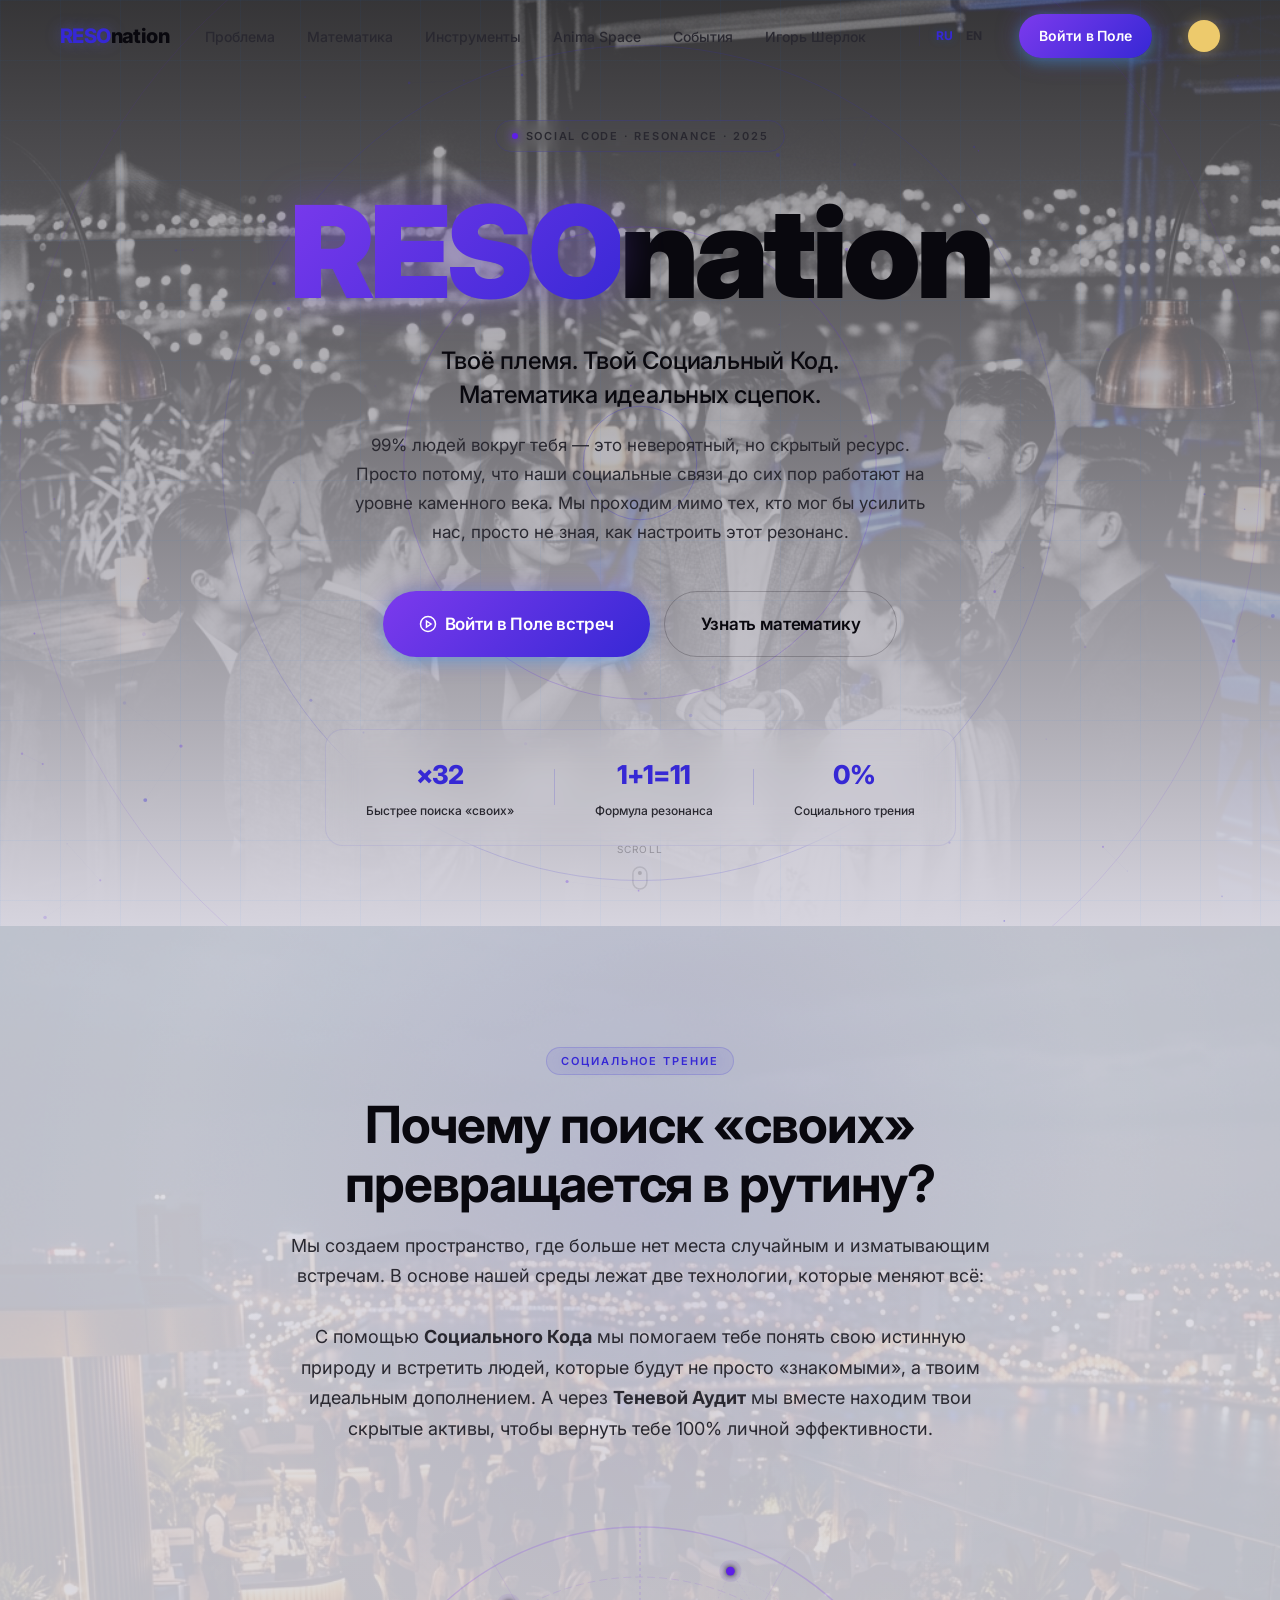
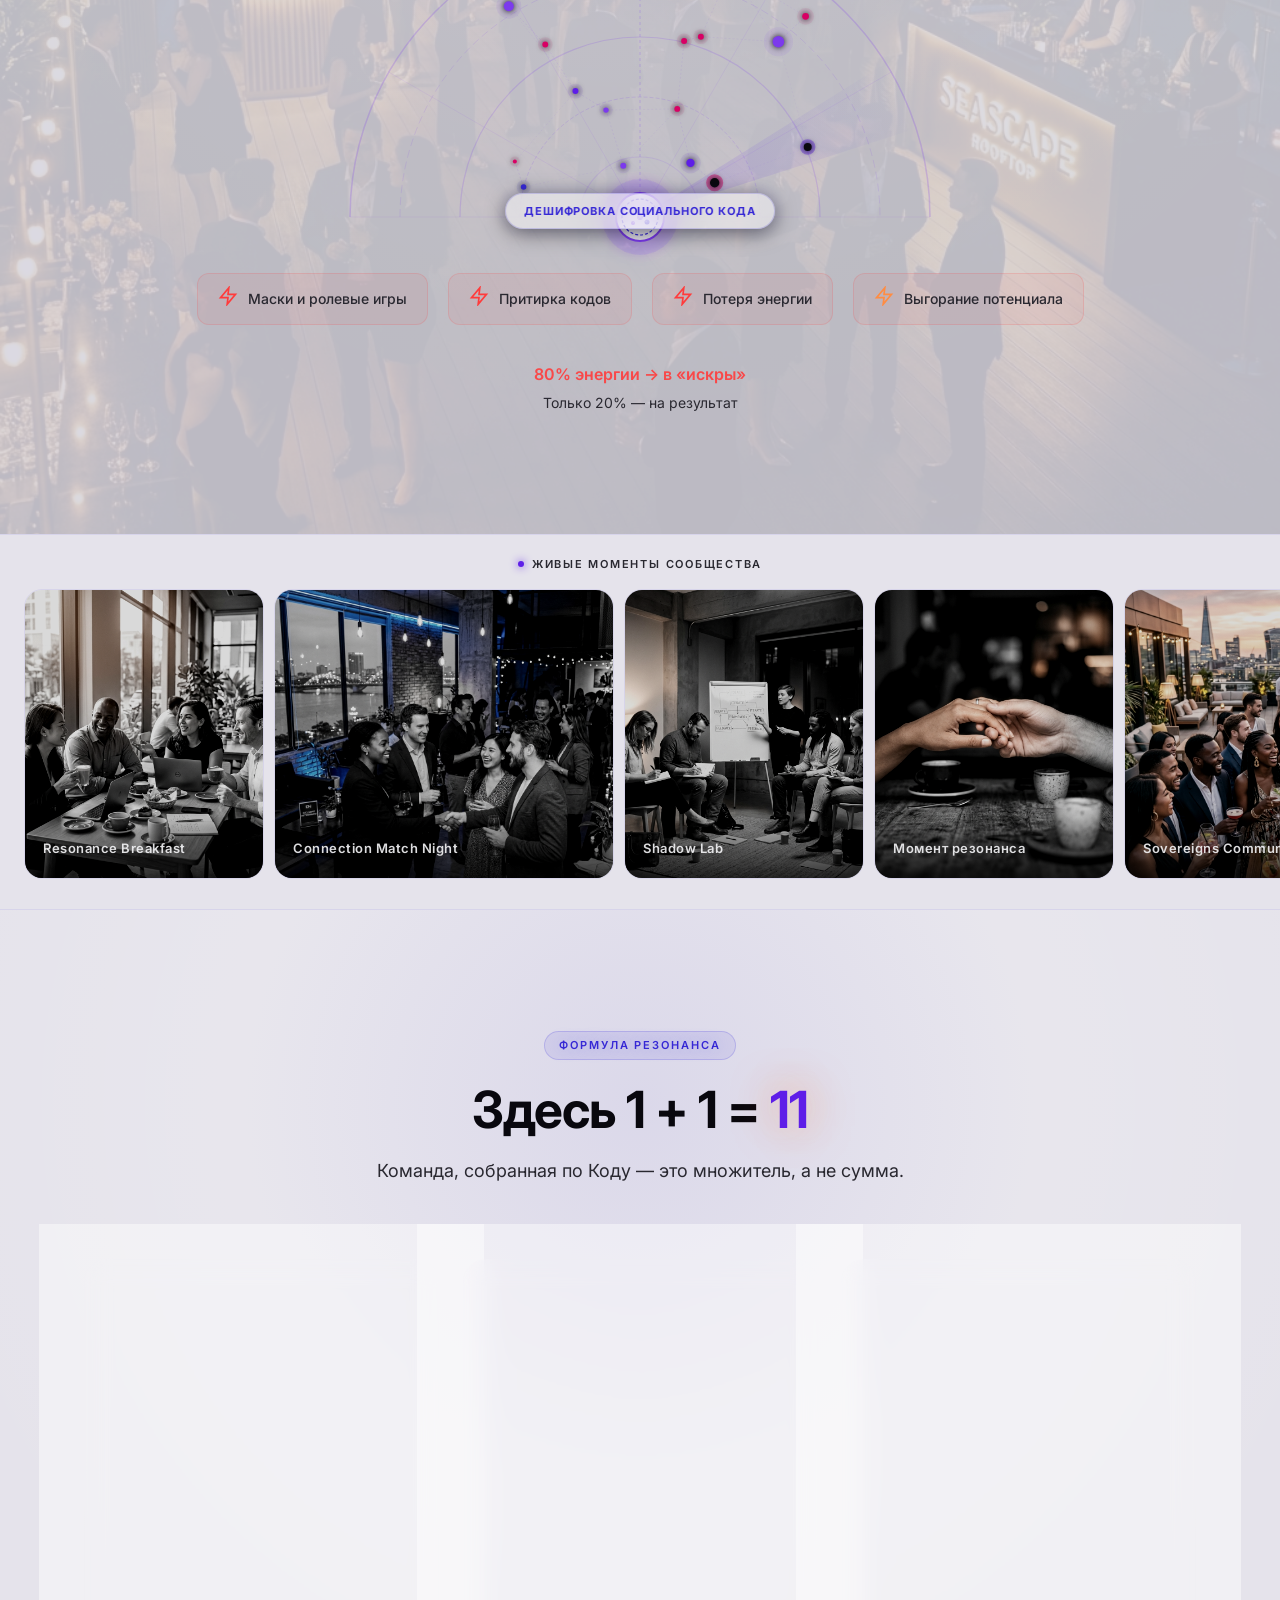
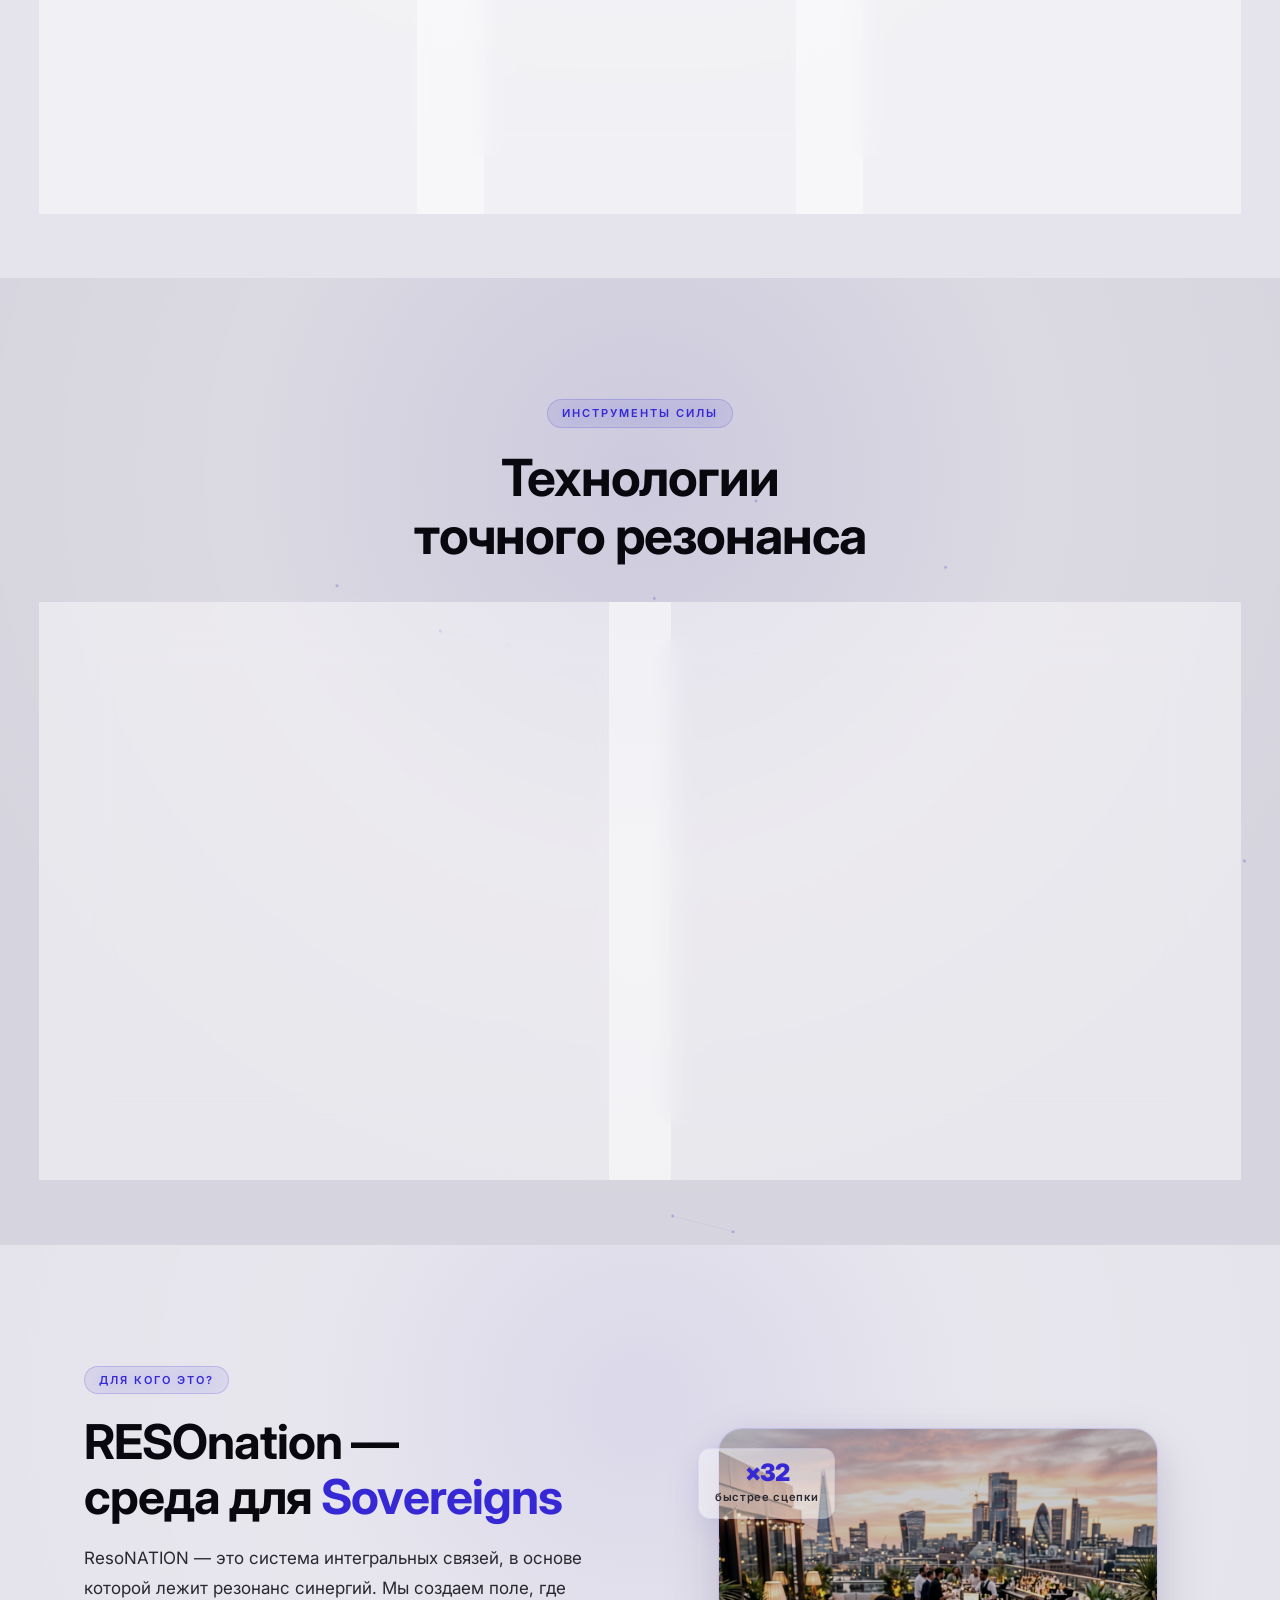
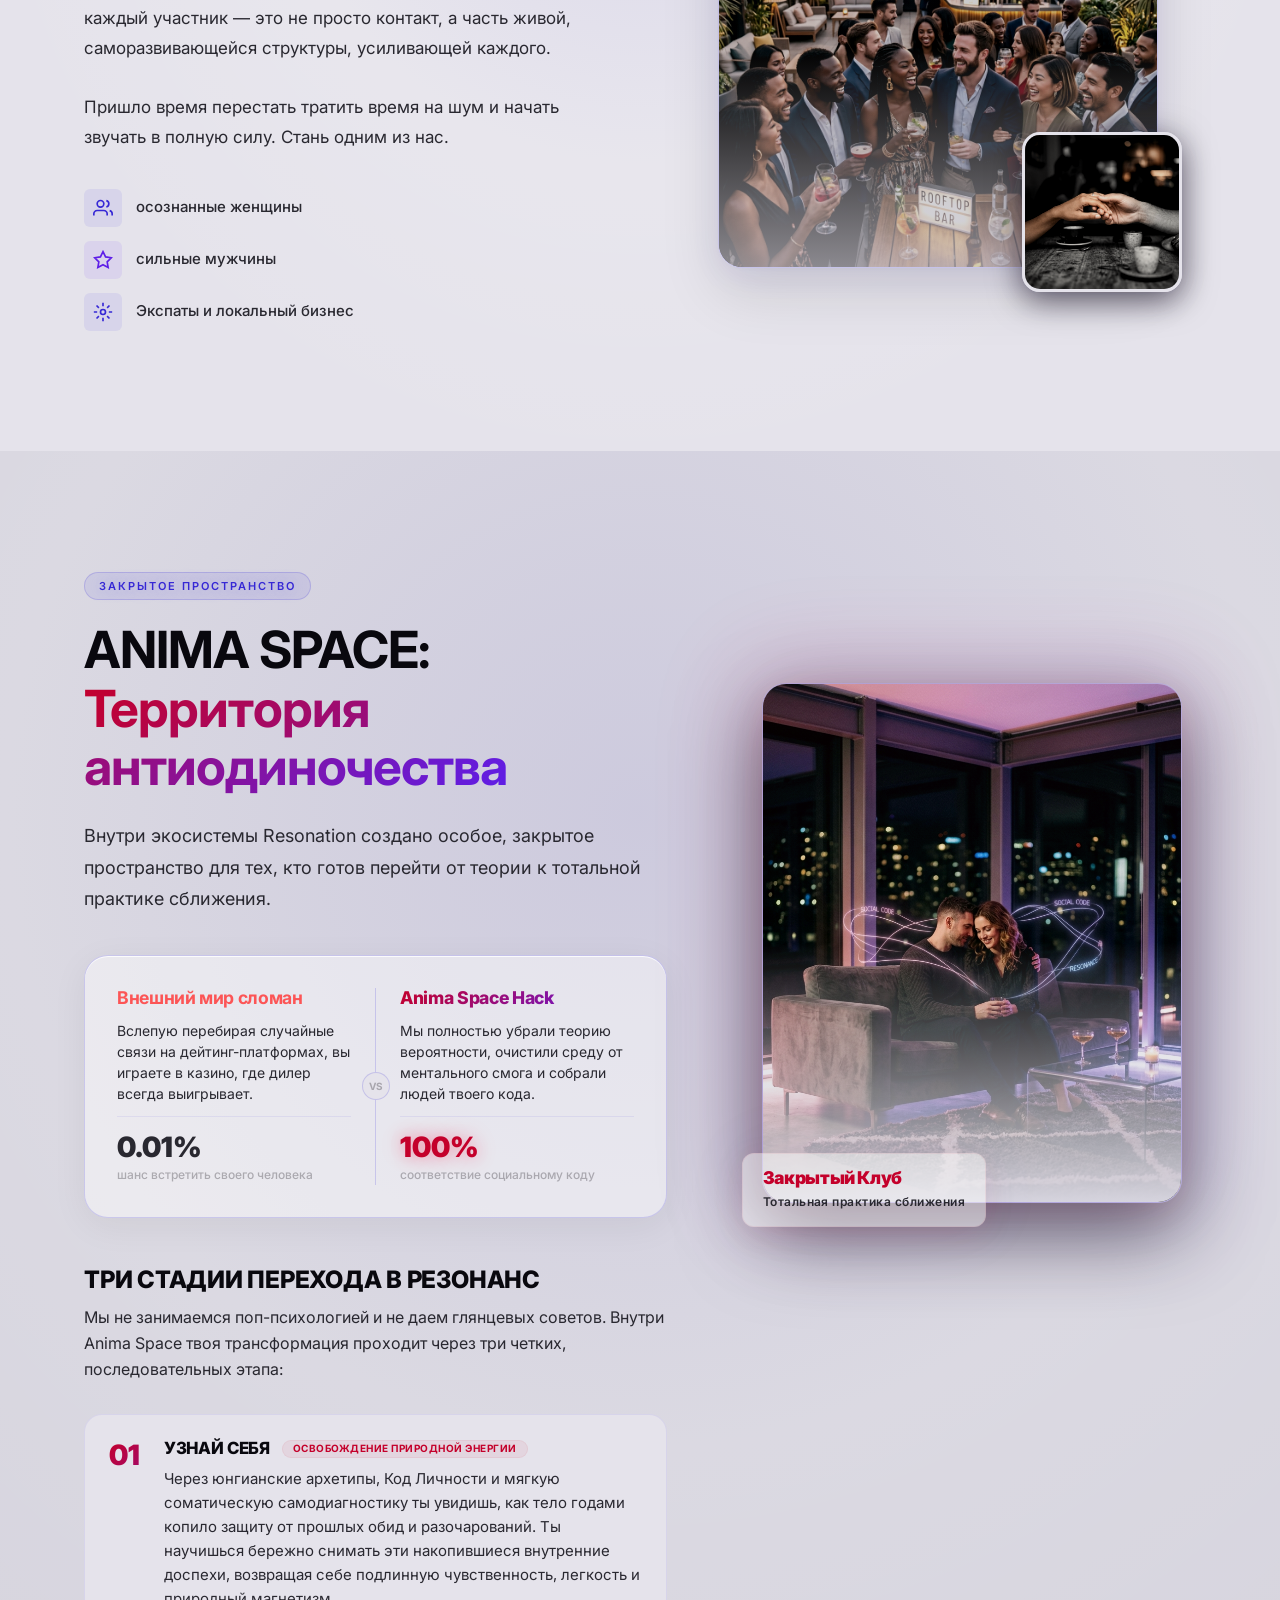
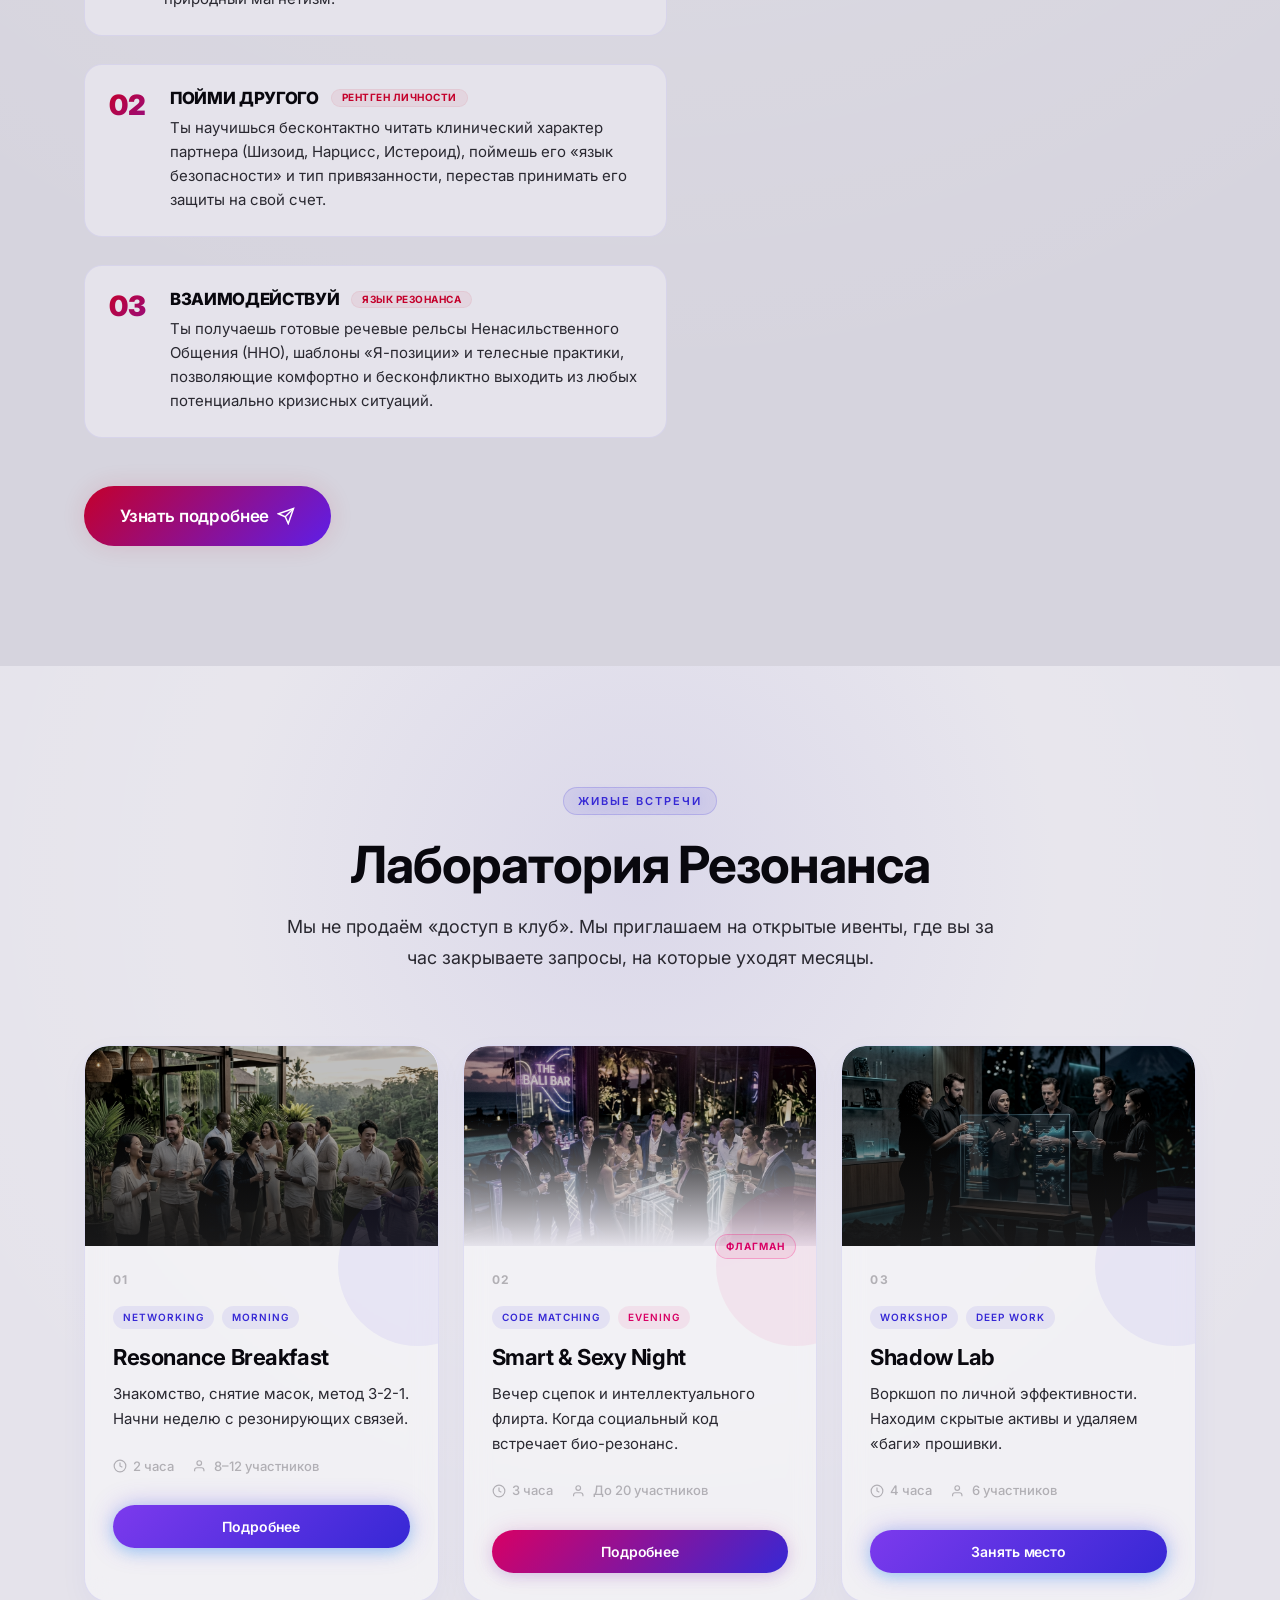
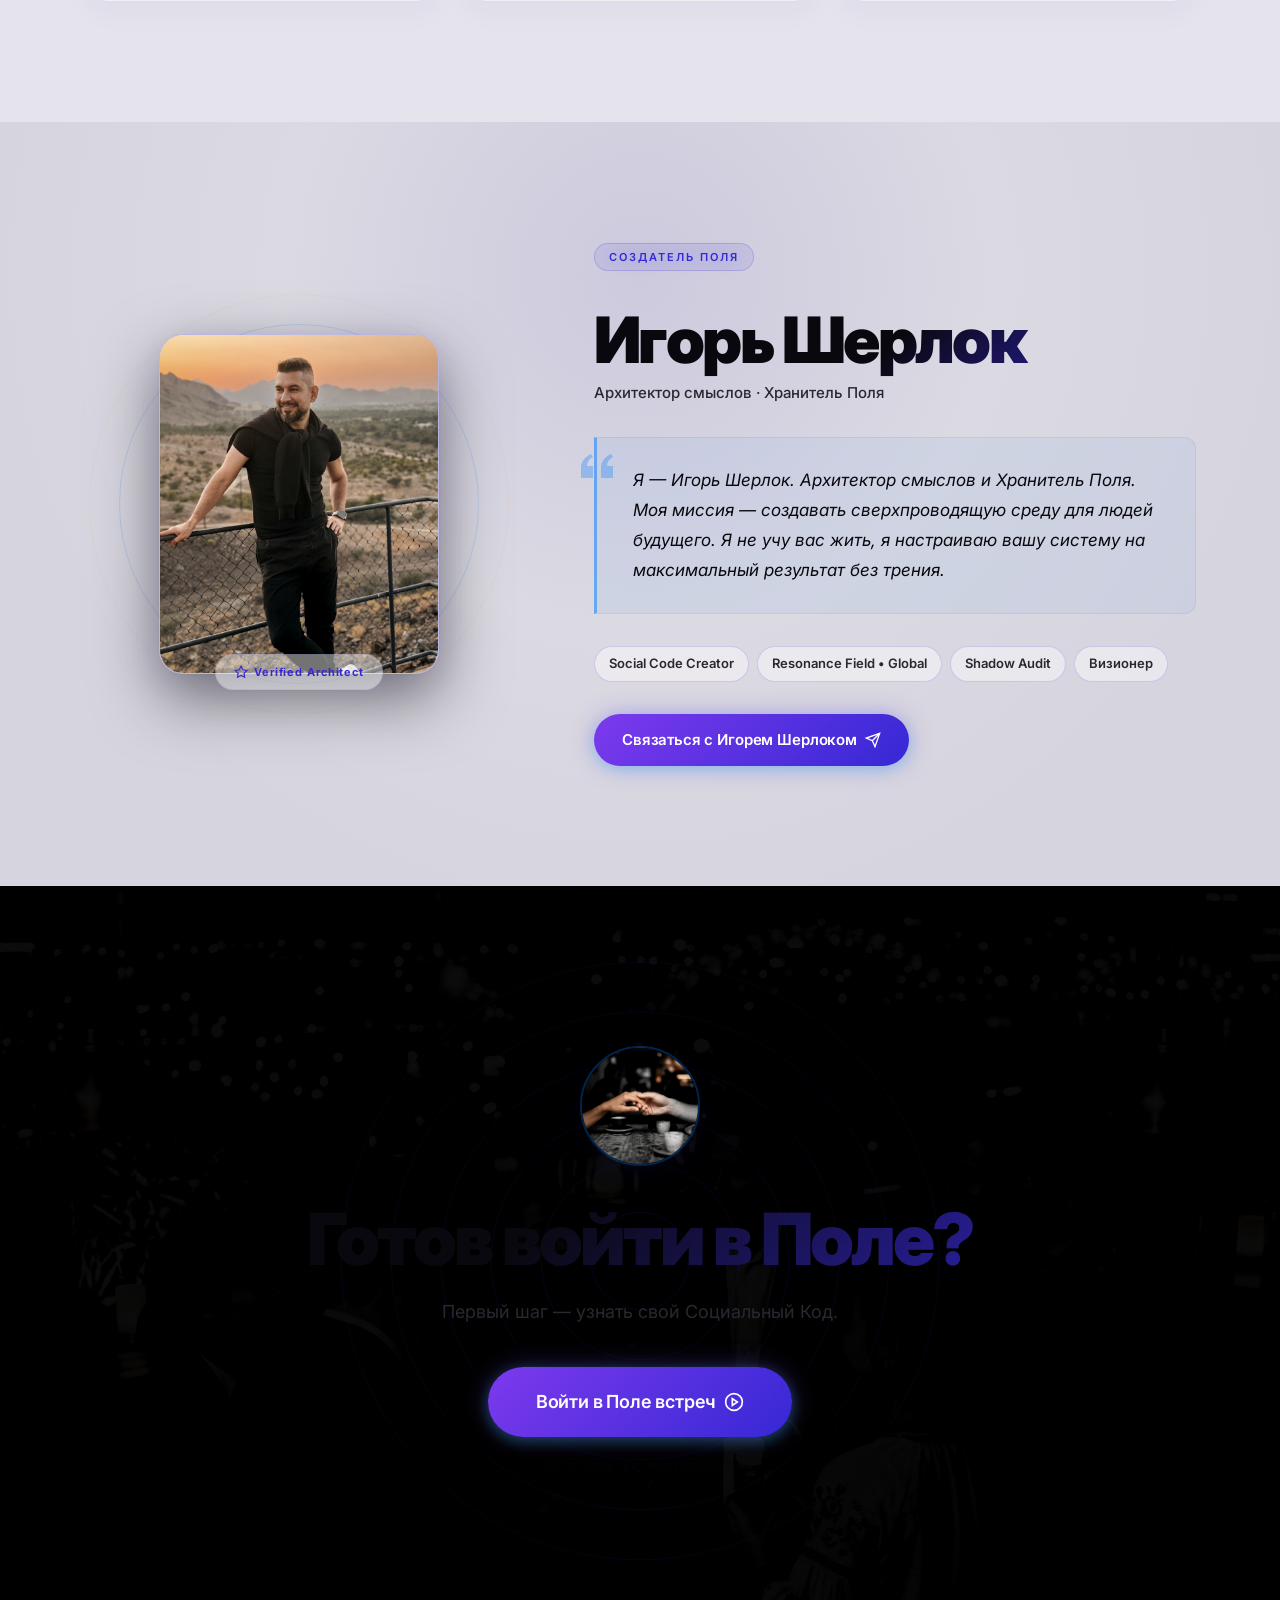
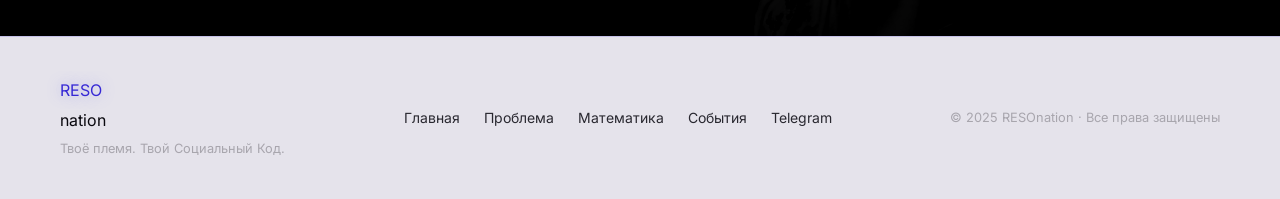
<file: index.html>
<!DOCTYPE html>
<html lang="ru">
<head>
  <meta charset="UTF-8" />
  <meta name="viewport" content="width=device-width, initial-scale=1.0" />
  <title>RESOnation — Твоё племя. Твой Социальный Код.</title>
  <meta name="description" content="Найди партнёров, друзей и единомышленников в 32 раза быстрее. Дешифровка Социального Кода для предпринимателей и визионеров нового времени." />
  <link rel="preconnect" href="https://fonts.googleapis.com" />
  <link rel="preconnect" href="https://fonts.gstatic.com" crossorigin />
  <link href="https://fonts.googleapis.com/css2?family=Inter:wght@300;400;500;600;700;800;900&display=swap" rel="stylesheet" />
  <link rel="stylesheet" href="styles.css" />
</head>
<body>

  <!-- ═══════════════════════════════════════════════ NAV -->
  <nav class="nav" id="nav">
    <div class="nav__inner">
      <a href="#hero" class="nav__logo">
        <span class="logo-reso">RESO</span><span class="logo-nation">nation</span>
      </a>
      <ul class="nav__links">
        <li><a href="#problem">Проблема</a></li>
        <li><a href="#math">Математика</a></li>
        <li><a href="#tools">Инструменты</a></li>
        <li><a href="#anima">Anima Space</a></li>
        <li><a href="#events">События</a></li>
        <li><a href="#architect">Игорь Шерлок</a></li>
      </ul>
      <div class="lang-switcher">
        <a href="index.html" class="lang-link active">RU</a>
        <a href="en.html" class="lang-link">EN</a>
      </div>
      <a href="https://t.me/" id="nav-cta" class="btn btn--primary btn--sm">Войти в Поле</a>
      <button id="theme-toggle" class="theme-btn" aria-label="Сменить тему"></button>
      <button class="nav__burger" id="nav-burger" aria-label="Меню">
        <span></span><span></span><span></span>
      </button>
    </div>
    <div class="nav__mobile" id="nav-mobile">
      <a href="#problem">Проблема</a>
      <a href="#math">Математика</a>
      <a href="#tools">Инструменты</a>
      <a href="#anima">Anima Space</a>
      <a href="#events">События</a>
      <a href="#architect">Игорь Шерлок</a>
      <div class="lang-switcher">
        <a href="index.html" class="lang-link active">RU</a>
        <a href="en.html" class="lang-link">EN</a>
      </div>
      <a href="https://t.me/" class="btn btn--primary">Войти в Поле</a>
    </div>
  </nav>

  <!-- ═══════════════════════════════════════════════ HERO -->
  <section class="hero" id="hero">
    <!-- Photo background -->
    <div class="hero__photo-bg">
      <img src="img-hero-crowd.png" alt="RESOnation Networking Event" />
    </div>

    <!-- Animated canvas background -->
    <canvas class="hero__canvas" id="resonance-canvas"></canvas>

    <!-- Grid overlay -->
    <div class="hero__grid"></div>

    <div class="hero__content">
      <div class="hero__tag">
        <span class="pulse-dot"></span>
        Social Code · Resonance · 2025
      </div>

      <h1 class="hero__title">
        <span class="hero__reso">RESO</span><span class="hero__nation">nation</span>
      </h1>

      <p class="hero__slogan">Твоё племя. Твой Социальный Код.<br/>Математика идеальных сцепок.</p>

      <p class="hero__body">99% людей вокруг тебя — это невероятный, но скрытый ресурс. Просто потому, что наши социальные связи до сих пор работают на уровне каменного века. Мы проходим мимо тех, кто мог бы усилить нас, просто не зная, как настроить этот резонанс.</p>

      <div class="hero__actions">
        <a href="https://t.me/" id="hero-cta" class="btn btn--primary btn--lg">
          <svg width="18" height="18" viewBox="0 0 24 24" fill="none" stroke="currentColor" stroke-width="2"><circle cx="12" cy="12" r="10"/><polygon points="10 8 16 12 10 16 10 8"/></svg>
          Войти в Поле встреч
        </a>
        <a href="#math" class="btn btn--ghost btn--lg">Узнать математику</a>
      </div>

      <div class="hero__stats">
        <div class="stat">
          <span class="stat__num">×32</span>
          <span class="stat__label">Быстрее поиска «своих»</span>
        </div>
        <div class="stat__divider"></div>
        <div class="stat">
          <span class="stat__num">1+1=11</span>
          <span class="stat__label">Формула резонанса</span>
        </div>
        <div class="stat__divider"></div>
        <div class="stat">
          <span class="stat__num">0%</span>
          <span class="stat__label">Социального трения</span>
        </div>
      </div>
    </div>

    <div class="hero__scroll-hint">
      <span>Scroll</span>
      <svg width="16" height="24" viewBox="0 0 16 24" fill="none"><rect x="1" y="1" width="14" height="22" rx="7" stroke="currentColor" stroke-opacity="0.4" stroke-width="1.5"/><circle class="scroll-wheel" cx="8" cy="7" r="2" fill="currentColor" fill-opacity="0.6"/></svg>
    </div>
  </section>

  <!-- ═══════════════════════════════════════════════ PROBLEM -->
  <section class="section problem" id="problem">
    <div class="section__container">
      <div class="section__header">
        <span class="section__label">Социальное трение</span>
        <h2 class="section__title">Почему поиск «своих»<br/>превращается в рутину?</h2>
        <p class="section__sub">Мы создаем пространство, где больше нет места случайным и изматывающим встречам. В основе нашей среды лежат две технологии, которые меняют всё:<br/><br/>
С помощью <strong>Социального Кода</strong> мы помогаем тебе понять свою истинную природу и встретить людей, которые будут не просто «знакомыми», а твоим идеальным дополнением. А через <strong>Теневой Аудит</strong> мы вместе находим твои скрытые активы, чтобы вернуть тебе 100% личной эффективности.</p>
      </div>

      <!-- Engine metaphor -->
      <div class="engine-diagram">
        <div class="engine__core reflect-radar-container">
          <!-- Premium Reflect.app style Radar -->
          <svg class="reflect-radar" viewBox="0 0 600 320" fill="none" xmlns="http://www.w3.org/2000/svg">
            <defs>
              <filter id="reflectGlow" x="-30%" y="-30%" width="160%" height="160%">
                <feGaussianBlur stdDeviation="6" result="blur" />
                <feComposite in="SourceGraphic" in2="blur" operator="over" />
              </filter>
              <linearGradient id="radarSweepGradient" x1="300" y1="300" x2="300" y2="10" gradientUnits="userSpaceOnUse">
                <stop offset="0%" stop-color="var(--color-purple)" stop-opacity="0.4" />
                <stop offset="100%" stop-color="var(--color-blue)" stop-opacity="0" />
              </linearGradient>
            </defs>

            <!-- Arcs (concentric semi-circles) -->
            <path d="M 240,300 A 60,60 0 0,1 360,300" stroke="rgba(124, 58, 237, 0.12)" stroke-width="1.2" fill="none" />
            <path d="M 180,300 A 120,120 0 0,1 420,300" stroke="rgba(124, 58, 237, 0.15)" stroke-width="1" fill="none" stroke-dasharray="4 2" />
            <path d="M 120,300 A 180,180 0 0,1 480,300" stroke="rgba(124, 58, 237, 0.18)" stroke-width="1.2" fill="none" />
            <path d="M 60,300 A 240,240 0 0,1 540,300" stroke="rgba(124, 58, 237, 0.12)" stroke-width="1" fill="none" stroke-dasharray="8 4" />
            <path d="M 10,300 A 290,290 0 0,1 590,300" stroke="rgba(124, 58, 237, 0.22)" stroke-width="1.5" fill="none" />

            <!-- Rays / Grid lines -->
            <line x1="300" y1="300" x2="10" y2="300" stroke="rgba(124, 58, 237, 0.08)" stroke-width="1" />
            <line x1="300" y1="300" x2="48.5" y2="155" stroke="rgba(124, 58, 237, 0.08)" stroke-width="1" />
            <line x1="300" y1="300" x2="150" y2="40" stroke="rgba(124, 58, 237, 0.08)" stroke-width="1" />
            <line x1="300" y1="300" x2="300" y2="10" stroke="rgba(124, 58, 237, 0.15)" stroke-width="1.5" stroke-dasharray="3 3" />
            <line x1="300" y1="300" x2="450" y2="40" stroke="rgba(124, 58, 237, 0.08)" stroke-width="1" />
            <line x1="300" y1="300" x2="551.5" y2="155" stroke="rgba(124, 58, 237, 0.08)" stroke-width="1" />
            <line x1="300" y1="300" x2="590" y2="300" stroke="rgba(124, 58, 237, 0.08)" stroke-width="1" />

            <!-- Radar sweep beam -->
            <path id="radar-sweep-beam" d="M 300,300 L 290,10 A 290,290 0 0,1 360,25 Z" fill="url(#radarSweepGradient)" opacity="0.45" />

            <!-- Dynamic connections (edges) and nodes generated by JS will inject here -->
            <g id="radar-edges" opacity="0.65"></g>
            <g id="radar-nodes"></g>

            <!-- Center Core Node -->
            <g class="radar__center-node" transform="translate(300, 300)">
              <circle cx="0" cy="0" r="38" fill="rgba(124, 58, 237, 0.15)" filter="url(#reflectGlow)" />
              <circle cx="0" cy="0" r="24" fill="var(--color-base-2)" stroke="var(--color-purple)" stroke-width="2" />
              <circle cx="0" cy="0" r="18" fill="none" stroke="var(--color-blue)" stroke-width="1.2" stroke-dasharray="3 2" />
              <!-- Graphic: Interconnected Nodes inside core -->
              <circle cx="-5" cy="-5" r="2.5" fill="var(--color-blue)" />
              <circle cx="5" cy="-6" r="2.2" fill="var(--color-purple)" />
              <circle cx="7" cy="5" r="2.5" fill="var(--color-blue)" />
              <circle cx="-7" cy="6" r="2" fill="var(--color-purple)" />
              <circle cx="0" cy="0" r="3" fill="var(--color-copper)" />
              <line x1="-5" y1="-5" x2="0" y2="0" stroke="rgba(255,255,255,0.4)" stroke-width="0.8" />
              <line x1="5" y1="-6" x2="0" y2="0" stroke="rgba(255,255,255,0.4)" stroke-width="0.8" />
              <line x1="7" y1="5" x2="0" y2="0" stroke="rgba(255,255,255,0.4)" stroke-width="0.8" />
              <line x1="-7" y1="6" x2="0" y2="0" stroke="rgba(255,255,255,0.4)" stroke-width="0.8" />
            </g>
          </svg>
          <div class="radar-pill-badge">Дешифровка Социального Кода</div>
        </div>

        <div class="friction-items">
          <div class="friction-item" data-delay="0">
            <div class="friction-item__spark">
              <svg width="20" height="20" viewBox="0 0 24 24" fill="none" stroke="#FF3B3B" stroke-width="2"><path d="M13 2L3 14h9l-1 8 10-12h-9l1-8z"/></svg>
            </div>
            <span>Маски и ролевые игры</span>
          </div>
          <div class="friction-item" data-delay="100">
            <div class="friction-item__spark">
              <svg width="20" height="20" viewBox="0 0 24 24" fill="none" stroke="#FF3B3B" stroke-width="2"><path d="M13 2L3 14h9l-1 8 10-12h-9l1-8z"/></svg>
            </div>
            <span>Притирка кодов</span>
          </div>
          <div class="friction-item" data-delay="200">
            <div class="friction-item__spark">
              <svg width="20" height="20" viewBox="0 0 24 24" fill="none" stroke="#FF3B3B" stroke-width="2"><path d="M13 2L3 14h9l-1 8 10-12h-9l1-8z"/></svg>
            </div>
            <span>Потеря энергии</span>
          </div>
          <div class="friction-item" data-delay="300">
            <div class="friction-item__spark">
              <svg width="20" height="20" viewBox="0 0 24 24" fill="none" stroke="#FF8C42" stroke-width="2"><path d="M13 2L3 14h9l-1 8 10-12h-9l1-8z"/></svg>
            </div>
            <span>Выгорание потенциала</span>
          </div>
        </div>

        <div class="engine-label">
          <span>80% энергии → в «искры»</span>
          <span class="engine-label__sub">Только 20% — на результат</span>
        </div>
      </div>
    </div>
  </section>

  <!-- ═══════════════════════════════════════════════ PHOTO STRIP -->
  <section class="photo-strip">
    <div class="photo-strip__label">
      <span class="pulse-dot"></span>
      Живые моменты сообщества
    </div>
    <div class="photo-strip__track">
      <!-- Original 5 -->
      <div class="photo-strip__item">
        <img src="img-breakfast.png" alt="Resonance Breakfast" />
        <div class="photo-strip__overlay">
          <span>Resonance Breakfast</span>
        </div>
      </div>
      <div class="photo-strip__item photo-strip__item--wide">
        <img src="img-match-night.png" alt="Connection Match Night" />
        <div class="photo-strip__overlay">
          <span>Connection Match Night</span>
        </div>
      </div>
      <div class="photo-strip__item">
        <img src="img-shadow-lab.png" alt="Shadow Lab" />
        <div class="photo-strip__overlay">
          <span>Shadow Lab</span>
        </div>
      </div>
      <div class="photo-strip__item">
        <img src="img-connection.png" alt="Момент резонанса" />
        <div class="photo-strip__overlay">
          <span>Момент резонанса</span>
        </div>
      </div>
      <div class="photo-strip__item photo-strip__item--wide">
        <img src="img-sovereigns-v2.png" alt="Sovereigns Community" />
        <div class="photo-strip__overlay">
          <span>Sovereigns Community</span>
        </div>
      </div>
      <!-- New 4 -->
      <div class="photo-strip__item">
        <img src="img-mastermind.png" alt="Resonation Mastermind" />
        <div class="photo-strip__overlay">
          <span>Mastermind Session</span>
        </div>
      </div>
      <div class="photo-strip__item photo-strip__item--wide">
        <img src="img-dinner.png" alt="Resonation Dinner" />
        <div class="photo-strip__overlay">
          <span>Premium Dinner</span>
        </div>
      </div>
      <div class="photo-strip__item">
        <img src="img-workshop-v2.png" alt="Creative Workshop" />
        <div class="photo-strip__overlay">
          <span>Creative Workshop</span>
        </div>
      </div>
      <div class="photo-strip__item">
        <img src="img-networking-rooftop.png" alt="Rooftop Networking" />
        <div class="photo-strip__overlay">
          <span>Rooftop Networking</span>
        </div>
      </div>
    </div>
  </section>

  <!-- ═══════════════════════════════════════════════ MATH -->
  <section class="section math-section" id="math">
    <div class="section__container">
      <div class="section__header">
        <span class="section__label">Формула резонанса</span>
        <h2 class="section__title">Здесь 1 + 1 = <span class="glow-11">11</span></h2>
        <p class="section__sub">Команда, собранная по Коду — это множитель, а не сумма.</p>
      </div>

      <div class="math-cards">
        <!-- 0 -->
        <div class="math-card math-card--conflict" data-result="0">
          <div class="math-card__formula">
            <span class="formula-num">1</span>
            <span class="formula-op">+</span>
            <span class="formula-num">1</span>
            <span class="formula-eq">=</span>
            <span class="formula-result result--zero">0</span>
          </div>
          <div class="math-card__icon">❌</div>
          <h3 class="math-card__title">Конфликт кодов</h3>
          <p class="math-card__desc">Энергия тратится на внутреннюю войну. Вы обнуляете результаты друг друга.</p>
          <div class="math-card__bar">
            <div class="math-card__fill" style="width: 5%"></div>
          </div>
          <span class="math-card__efficiency">Эффективность: 0%</span>
        </div>

        <!-- 1.5 -->
        <div class="math-card math-card--partial" data-result="1.5">
          <div class="math-card__formula">
            <span class="formula-num">1</span>
            <span class="formula-op">+</span>
            <span class="formula-num">1</span>
            <span class="formula-eq">=</span>
            <span class="formula-result result--partial">1.5</span>
          </div>
          <div class="math-card__icon">⚠️</div>
          <h3 class="math-card__title">Неполное совпадение</h3>
          <p class="math-card__desc">Режим постоянных проверок и уточнений. Вы теряете скорость.</p>
          <div class="math-card__bar">
            <div class="math-card__fill" style="width: 40%"></div>
          </div>
          <span class="math-card__efficiency">Эффективность: 40%</span>
        </div>

        <!-- 11 -->
        <div class="math-card math-card--resonance" data-result="11">
          <div class="math-card__badge">Цель ✦</div>
          <div class="math-card__formula">
            <span class="formula-num">1</span>
            <span class="formula-op">+</span>
            <span class="formula-num">1</span>
            <span class="formula-eq">=</span>
            <span class="formula-result result--eleven">11</span>
          </div>
          <div class="math-card__icon">💎</div>
          <h3 class="math-card__title">Резонанс</h3>
          <p class="math-card__desc">Когда эти пазлы сходятся, включается иная математика. Там, где у обычных людей 1+1 — это просто двое, у нас 1+1 = 11. Это и есть чистый резонанс. В такой среде ты растешь и находишь своих в <strong>32 раза быстрее</strong>, чем во внешнем мире.</p>
          <div class="math-card__bar">
            <div class="math-card__fill math-card__fill--glow" style="width: 100%"></div>
          </div>
          <span class="math-card__efficiency">Эффективность: 1000%</span>
        </div>
      </div>
    </div>
  </section>

  <!-- ═══════════════════════════════════════════════ TOOLS -->
  <section class="section tools-section" id="tools">
    <div class="section__container">
      <div class="section__header">
        <span class="section__label">Инструменты Силы</span>
        <h2 class="section__title">Технологии<br/>точного резонанса</h2>
      </div>

      <div class="tools-grid">
        <!-- Social Code -->
        <div class="tool-card tool-card--code">
          <div class="tool-card__icon">
            <svg width="40" height="40" viewBox="0 0 40 40" fill="none">
              <circle cx="20" cy="20" r="18" stroke="#007AFF" stroke-width="1.5" stroke-dasharray="4 2"/>
              <circle cx="20" cy="20" r="10" stroke="#007AFF" stroke-width="1" opacity="0.5"/>
              <circle cx="20" cy="20" r="4" fill="#007AFF"/>
              <path d="M20 2 L20 6 M20 34 L20 38 M2 20 L6 20 M34 20 L38 20" stroke="#007AFF" stroke-width="1.5" stroke-linecap="round"/>
            </svg>
          </div>
          <span class="tool-card__tag">Внешнее</span>
          <h3 class="tool-card__title">Социальный Код</h3>
          <p class="tool-card__desc">
            Дешифровка твоей природы. Радар для поиска тех, кто усиливает тебя в бизнесе, дружбе и жизни.
          </p>
          <ul class="tool-card__features">
            <li>
              <svg width="14" height="14" viewBox="0 0 24 24" fill="none" stroke="#007AFF" stroke-width="2.5"><polyline points="20 6 9 17 4 12"/></svg>
              Профиль Социального Кода
            </li>
            <li>
              <svg width="14" height="14" viewBox="0 0 24 24" fill="none" stroke="#007AFF" stroke-width="2.5"><polyline points="20 6 9 17 4 12"/></svg>
              Карта совместимостей
            </li>
            <li>
              <svg width="14" height="14" viewBox="0 0 24 24" fill="none" stroke="#007AFF" stroke-width="2.5"><polyline points="20 6 9 17 4 12"/></svg>
              Алгоритм подбора партнёров
            </li>
          </ul>
          <a href="https://t.me/" class="tool-card__cta">Узнать свой Код →</a>
        </div>

        <!-- Shadow Audit -->
        <div class="tool-card tool-card--shadow">
          <div class="tool-card__icon">
            <svg width="40" height="40" viewBox="0 0 40 40" fill="none">
              <path d="M20 4 L36 32 L4 32 Z" stroke="#FF8C42" stroke-width="1.5" stroke-linejoin="round"/>
              <path d="M20 12 L28 28 L12 28 Z" stroke="#FF8C42" stroke-width="1" opacity="0.4" stroke-linejoin="round"/>
              <circle cx="20" cy="26" r="2" fill="#FF8C42"/>
              <path d="M20 16 L20 22" stroke="#FF8C42" stroke-width="2" stroke-linecap="round"/>
            </svg>
          </div>
          <span class="tool-card__tag tool-card__tag--copper">Внутреннее</span>
          <h3 class="tool-card__title">Теневой Аудит</h3>
          <p class="tool-card__desc">
            Инвентаризация скрытых активов. Удаление «багов» прошивки для возврата 100% личной эффективности.
          </p>
          <ul class="tool-card__features">
            <li>
              <svg width="14" height="14" viewBox="0 0 24 24" fill="none" stroke="#FF8C42" stroke-width="2.5"><polyline points="20 6 9 17 4 12"/></svg>
              Диагностика скрытых ограничений
            </li>
            <li>
              <svg width="14" height="14" viewBox="0 0 24 24" fill="none" stroke="#FF8C42" stroke-width="2.5"><polyline points="20 6 9 17 4 12"/></svg>
              Дебаггинг поведенческих «вирусов»
            </li>
            <li>
              <svg width="14" height="14" viewBox="0 0 24 24" fill="none" stroke="#FF8C42" stroke-width="2.5"><polyline points="20 6 9 17 4 12"/></svg>
              Восстановление 100% КПД
            </li>
          </ul>
          <a href="https://t.me/" class="tool-card__cta tool-card__cta--copper">Пройти аудит →</a>
        </div>
      </div>
    </div>

    <!-- Background decoration -->
    <div class="tools-section__bg">
      <canvas id="tools-canvas"></canvas>
    </div>
  </section>

  <!-- ═══════════════════════════════════════════════ NATION -->
  <section class="section nation-section" id="nation">
    <div class="section__container">
      <div class="nation-content">
        <div class="nation-text">
          <span class="section__label">Для кого это?</span>
          <h2 class="nation__title">RESOnation —<br/>среда для <em>Sovereigns</em></h2>
          <p class="nation__body">
            ResoNATION — это система интегральных связей, в основе которой лежит резонанс синергий. Мы создаем поле, где каждый участник — это не просто контакт, а часть живой, саморазвивающейся структуры, усиливающей каждого.<br/><br/>
            Пришло время перестать тратить время на шум и начать звучать в полную силу. Стань одним из нас.
          </p>
          <div class="nation__pillars">
            <div class="pillar">
              <div class="pillar__icon pillar__icon--blue">
                <svg width="20" height="20" viewBox="0 0 24 24" fill="none" stroke="currentColor" stroke-width="2"><path d="M17 21v-2a4 4 0 0 0-4-4H5a4 4 0 0 0-4 4v2"/><circle cx="9" cy="7" r="4"/><path d="M23 21v-2a4 4 0 0 0-3-3.87"/><path d="M16 3.13a4 4 0 0 1 0 7.75"/></svg>
              </div>
              <div>
                осознанные женщины
              </div>
            </div>
            <div class="pillar">
              <div class="pillar__icon pillar__icon--copper">
                <svg width="20" height="20" viewBox="0 0 24 24" fill="none" stroke="currentColor" stroke-width="2"><polygon points="12 2 15.09 8.26 22 9.27 17 14.14 18.18 21.02 12 17.77 5.82 21.02 7 14.14 2 9.27 8.91 8.26 12 2"/></svg>
              </div>
              <div>
                сильные мужчины
              </div>
            </div>
            <div class="pillar">
              <div class="pillar__icon pillar__icon--blue">
                <svg width="20" height="20" viewBox="0 0 24 24" fill="none" stroke="currentColor" stroke-width="2"><circle cx="12" cy="12" r="3"/><path d="M12 1v4M12 19v4M4.22 4.22l2.83 2.83M16.95 16.95l2.83 2.83M1 12h4M19 12h4M4.22 19.78l2.83-2.83M16.95 7.05l2.83-2.83"/></svg>
              </div>
              <div>
                Экспаты и локальный бизнес
              </div>
            </div>
          </div>
        </div>

        <div class="nation-visual">
          <div class="nation-photo-stack">
            <div class="nation-photo-main">
              <img src="img-sovereigns-v2.png" alt="RESOnation Sovereigns community" />
              <div class="nation-photo-main__overlay"></div>
            </div>
            <div class="nation-photo-secondary">
              <img src="img-connection.png" alt="Момент резонанса" />
            </div>
            <div class="nation-photo-badge">
              <div class="nation-photo-badge__num">×32</div>
              <div class="nation-photo-badge__label">быстрее сцепки</div>
            </div>
          </div>
        </div>
      </div>
    </div>
  </section>

  <!-- ═══════════════════════════════════════════════ ANIMA SPACE -->
  <section class="section anima-section" id="anima">
    <div class="section__container">
      <div class="anima-content">
        <div class="anima-text">
          <span class="section__label">Закрытое пространство</span>
          <h2 class="anima__title">ANIMA SPACE:<br/><em>Территория антиодиночества</em></h2>
          <p class="anima__body">
            Внутри экосистемы Resonation создано особое, закрытое пространство для тех, кто готов перейти от теории к тотальной практике сближения.
          </p>

          <!-- System Hack Box -->
          <div class="anima-hack-box">
            <div class="anima-hack-side anima-hack-side--broken">
              <h4 class="hack-side-title">Внешний мир сломан</h4>
              <p class="hack-side-text">Вслепую перебирая случайные связи на дейтинг-платформах, вы играете в казино, где дилер всегда выигрывает.</p>
              <div class="hack-stat-wrap">
                <span class="hack-stat-num">0.01%</span>
                <span class="hack-stat-label">шанс встретить своего человека</span>
              </div>
            </div>
            <div class="anima-hack-divider">
              <div class="hack-divider-line"></div>
              <span class="hack-divider-badge">VS</span>
            </div>
            <div class="anima-hack-side anima-hack-side--hacked">
              <h4 class="hack-side-title">Anima Space Hack</h4>
              <p class="hack-side-text">Мы полностью убрали теорию вероятности, очистили среду от ментального смога и собрали людей твоего кода.</p>
              <div class="hack-stat-wrap">
                <span class="hack-stat-num glow-text--rose">100%</span>
                <span class="hack-stat-label">соответствие социальному коду</span>
              </div>
            </div>
          </div>

          <div class="anima-stages-header">
            <h3 class="anima-stages-title">Три стадии перехода в резонанс</h3>
            <p class="anima-stages-subtitle">Мы не занимаемся поп-психологией и не даем глянцевых советов. Внутри Anima Space твоя трансформация проходит через три четких, последовательных этапа:</p>
          </div>

          <!-- Vertical Timeline Steps -->
          <div class="anima-steps">
            <div class="anima-step">
              <div class="step-num">01</div>
              <div class="step-content">
                <h4 class="step-title">УЗНАЙ СЕБЯ <span class="step-tag">Освобождение природной энергии</span></h4>
                <p class="step-desc">Через юнгианские архетипы, Код Личности и мягкую соматическую самодиагностику ты увидишь, как тело годами копило защиту от прошлых обид и разочарований. Ты научишься бережно снимать эти накопившиеся внутренние доспехи, возвращая себе подлинную чувственность, легкость и природный магнетизм.</p>
              </div>
            </div>

            <div class="anima-step">
              <div class="step-num">02</div>
              <div class="step-content">
                <h4 class="step-title">ПОЙМИ ДРУГОГО <span class="step-tag">Рентген Личности</span></h4>
                <p class="step-desc">Ты научишься бесконтактно читать клинический характер партнера (Шизоид, Нарцисс, Истероид), поймешь его «язык безопасности» и тип привязанности, перестав принимать его защиты на свой счет.</p>
              </div>
            </div>

            <div class="anima-step">
              <div class="step-num">03</div>
              <div class="step-content">
                <h4 class="step-title">ВЗАИМОДЕЙСТВУЙ <span class="step-tag">Язык Резонанса</span></h4>
                <p class="step-desc">Ты получаешь готовые речевые рельсы Ненасильственного Общения (ННО), шаблоны «Я-позиции» и телесные практики, позволяющие комфортно и бесконфликтно выходить из любых потенциально кризисных ситуаций.</p>
              </div>
            </div>
          </div>

          <div class="anima-actions">
            <a href="https://t.me/" class="btn btn--anima btn--lg">
              Узнать подробнее
              <svg width="18" height="18" viewBox="0 0 24 24" fill="none" stroke="currentColor" stroke-width="2"><line x1="22" y1="2" x2="11" y2="13"/><polygon points="22 2 15 22 11 13 2 9 22 2"/></svg>
            </a>
          </div>

        </div>

        <div class="anima-visual">
          <div class="anima-photo-container">
            <div class="anima-glow"></div>
            <div class="anima-photo-main">
              <img src="img-anima-space.png" alt="Anima Space: Territory of Anti-Loneliness" />
              <div class="anima-photo-main__overlay"></div>
            </div>
            <div class="anima-badge">
              <div class="anima-badge__title">Закрытый Клуб</div>
              <div class="anima-badge__subtitle">Тотальная практика сближения</div>
            </div>
          </div>
        </div>

      </div>
    </div>
  </section>

  <!-- ═══════════════════════════════════════════════ EVENTS -->
  <section class="section events-section" id="events">
    <div class="section__container">
      <div class="section__header">
        <span class="section__label">Живые встречи</span>
        <h2 class="section__title">Лаборатория Резонанса</h2>
        <p class="section__sub">
          Мы не продаём «доступ в клуб». Мы приглашаем на открытые ивенты,
          где вы за час закрываете запросы, на которые уходят месяцы.
        </p>
      </div>

      <div class="events-grid">
        <!-- Event 1 -->
        <article class="event-card" id="event-breakfast">
          <div class="event-card__cover">
            <img src="img-breakfast-standing.png" alt="Resonance Breakfast Tribe" />
            <div class="event-card__cover-overlay"></div>
          </div>
          <div class="event-card__body">
            <div class="event-card__number">01</div>
            <div class="event-card__glow event-card__glow--blue"></div>
            <div class="event-card__meta">
              <span class="event-tag">Networking</span>
              <span class="event-tag">Morning</span>
            </div>
            <h3 class="event-card__title">Resonance Breakfast</h3>
            <p class="event-card__desc">
              Знакомство, снятие масок, метод 3-2-1. Начни неделю с резонирующих связей.
            </p>
            <div class="event-card__details">
              <span>
                <svg width="14" height="14" viewBox="0 0 24 24" fill="none" stroke="currentColor" stroke-width="2"><circle cx="12" cy="12" r="10"/><polyline points="12 6 12 12 16 14"/></svg>
                2 часа
              </span>
              <span>
                <svg width="14" height="14" viewBox="0 0 24 24" fill="none" stroke="currentColor" stroke-width="2"><path d="M17 21v-2a4 4 0 0 0-4-4H5a4 4 0 0 0-4 4v2"/><circle cx="9" cy="7" r="4"/></svg>
                8–12 участников
              </span>
            </div>
            <a href="events/breakfast.html" class="btn btn--primary btn--sm event-card__cta" id="breakfast-cta">Подробнее</a>
          </div>
        </article>

        <!-- Event 2 -->
        <article class="event-card event-card--sexy" id="event-match">
          <div class="event-card__cover">
            <img src="img-smart-sexy-standing-1.png" alt="Smart & Sexy Night Tribe" />
            <div class="event-card__cover-overlay event-card__cover-overlay--pink-blue"></div>
          </div>
          <div class="event-card__body">
            <div class="event-card__number">02</div>
            <div class="event-card__badge event-card__badge--pink">Флагман</div>
            <div class="event-card__glow event-card__glow--pink"></div>
            <div class="event-card__meta">
              <span class="event-tag">Code Matching</span>
              <span class="event-tag event-tag--pink">Evening</span>
            </div>
            <h3 class="event-card__title">Smart & Sexy Night</h3>
            <p class="event-card__desc">
              Вечер сцепок и интеллектуального флирта. Когда социальный код встречает био-резонанс.
            </p>
            <div class="event-card__details">
              <span>
                <svg width="14" height="14" viewBox="0 0 24 24" fill="none" stroke="currentColor" stroke-width="2"><circle cx="12" cy="12" r="10"/><polyline points="12 6 12 12 16 14"/></svg>
                3 часа
              </span>
              <span>
                <svg width="14" height="14" viewBox="0 0 24 24" fill="none" stroke="currentColor" stroke-width="2"><path d="M17 21v-2a4 4 0 0 0-4-4H5a4 4 0 0 0-4 4v2"/><circle cx="9" cy="7" r="4"/></svg>
                До 20 участников
              </span>
            </div>
            <a href="events/smart-sexy.html" class="btn btn--pink-blue btn--sm event-card__cta" id="match-cta">Подробнее</a>
          </div>
        </article>

        <!-- Event 3 -->
        <article class="event-card" id="event-shadow">
          <div class="event-card__cover">
            <img src="img-shadow-lab-standing.png" alt="Shadow Lab" />
            <div class="event-card__cover-overlay"></div>
          </div>
          <div class="event-card__body">
            <div class="event-card__number">03</div>
            <div class="event-card__glow event-card__glow--blue"></div>
            <div class="event-card__meta">
              <span class="event-tag">Workshop</span>
              <span class="event-tag">Deep Work</span>
            </div>
            <h3 class="event-card__title">Shadow Lab</h3>
            <p class="event-card__desc">
              Воркшоп по личной эффективности. Находим скрытые активы и удаляем «баги» прошивки.
            </p>
            <div class="event-card__details">
              <span>
                <svg width="14" height="14" viewBox="0 0 24 24" fill="none" stroke="currentColor" stroke-width="2"><circle cx="12" cy="12" r="10"/><polyline points="12 6 12 12 16 14"/></svg>
                4 часа
              </span>
              <span>
                <svg width="14" height="14" viewBox="0 0 24 24" fill="none" stroke="currentColor" stroke-width="2"><path d="M17 21v-2a4 4 0 0 0-4-4H5a4 4 0 0 0-4 4v2"/><circle cx="9" cy="7" r="4"/></svg>
                6 участников
              </span>
            </div>
            <a href="https://t.me/" class="btn btn--primary btn--sm event-card__cta" id="shadow-cta">Занять место</a>
          </div>
        </article>
      </div>
    </div>
  </section>

  <!-- ═══════════════════════════════════════════════ ARCHITECT -->
  <section class="section architect-section" id="architect">
    <div class="section__container">
      <div class="architect-content">

        <div class="architect-photo">
          <div class="architect-photo__frame">
            <div class="architect-photo__rings">
              <div class="arch-ring arch-ring--1"></div>
              <div class="arch-ring arch-ring--2"></div>
            </div>
            <div class="architect-photo__img">
              <img src="img-architect.png" alt="Игорь Шерлок — Архитектор смыслов и Хранитель Поля" />
            </div>
            <div class="architect-photo__badge">
              <svg width="14" height="14" viewBox="0 0 24 24" fill="none" stroke="currentColor" stroke-width="2"><polygon points="12 2 15.09 8.26 22 9.27 17 14.14 18.18 21.02 12 17.77 5.82 21.02 7 14.14 2 9.27 8.91 8.26 12 2"/></svg>
              Verified Architect
            </div>
          </div>
        </div>

        <div class="architect-text">
          <span class="section__label">Создатель Поля</span>
          <h2 class="architect__name">Игорь Шерлок</h2>
          <p class="architect__role">Архитектор смыслов · Хранитель Поля</p>

          <blockquote class="architect-quote">
            <svg class="quote-mark" width="32" height="24" viewBox="0 0 32 24" fill="none">
              <path d="M0 24V14C0 8 3.33 3.33 10 0L12 3C8 5 6 8 6 12H12V24H0ZM20 24V14C20 8 23.33 3.33 30 0L32 3C28 5 26 8 26 12H32V24H20Z" fill="#007AFF" opacity="0.3"/>
            </svg>
            <p>Я — Игорь Шерлок. Архитектор смыслов и Хранитель Поля. Моя миссия — создавать сверхпроводящую среду для людей будущего. Я не учу вас жить, я настраиваю вашу систему на максимальный результат без трения.</p>
          </blockquote>

          <div class="architect-tags">
            <span class="arch-tag">Social Code Creator</span>
            <span class="arch-tag">Resonance Field • Global</span>
            <span class="arch-tag">Shadow Audit</span>
            <span class="arch-tag">Визионер</span>
          </div>

          <a href="https://t.me/" id="architect-cta" class="btn btn--primary">
            Связаться с Игорем Шерлоком
            <svg width="16" height="16" viewBox="0 0 24 24" fill="none" stroke="currentColor" stroke-width="2"><line x1="22" y1="2" x2="11" y2="13"/><polygon points="22 2 15 22 11 13 2 9 22 2"/></svg>
          </a>
        </div>

      </div>
    </div>
  </section>

  <!-- ═══════════════════════════════════════════════ FINAL CTA -->
  <section class="section final-cta" id="final-cta">
    <div class="final-cta__photo-bg">
      <img src="img-hero-crowd.png" alt="RESOnation community" />
    </div>
    <canvas class="final-cta__canvas" id="cta-canvas"></canvas>
    <div class="section__container">
      <div class="final-cta__connection-img">
        <img src="img-connection.png" alt="Момент резонанса" />
      </div>
      <h2 class="final-cta__title">Готов войти в Поле?</h2>
      <p class="final-cta__sub">Первый шаг — узнать свой Социальный Код.</p>
      <a href="https://t.me/" id="final-cta-btn" class="btn btn--primary btn--xl">
        Войти в Поле встреч
        <svg width="20" height="20" viewBox="0 0 24 24" fill="none" stroke="currentColor" stroke-width="2"><circle cx="12" cy="12" r="10"/><polygon points="10 8 16 12 10 16 10 8"/></svg>
      </a>
      <p class="final-cta__note">Бесплатно · Без обязательств</p>
    </div>
  </section>

  <!-- ═══════════════════════════════════════════════ FOOTER -->
  <footer class="footer">
    <div class="footer__inner">
      <div class="footer__brand">
        <span class="logo-reso">RESO</span><span class="logo-nation">nation</span>
        <p>Твоё племя. Твой Социальный Код.</p>
      </div>
      <div class="footer__links">
        <a href="#hero">Главная</a>
        <a href="#problem">Проблема</a>
        <a href="#math">Математика</a>
        <a href="#events">События</a>
        <a href="https://t.me/">Telegram</a>
      </div>
      <div class="footer__copy">
        © 2025 RESOnation · Все права защищены
      </div>
    </div>
  </footer>

  <script src="script.js"></script>
</body>
</html>
</file>
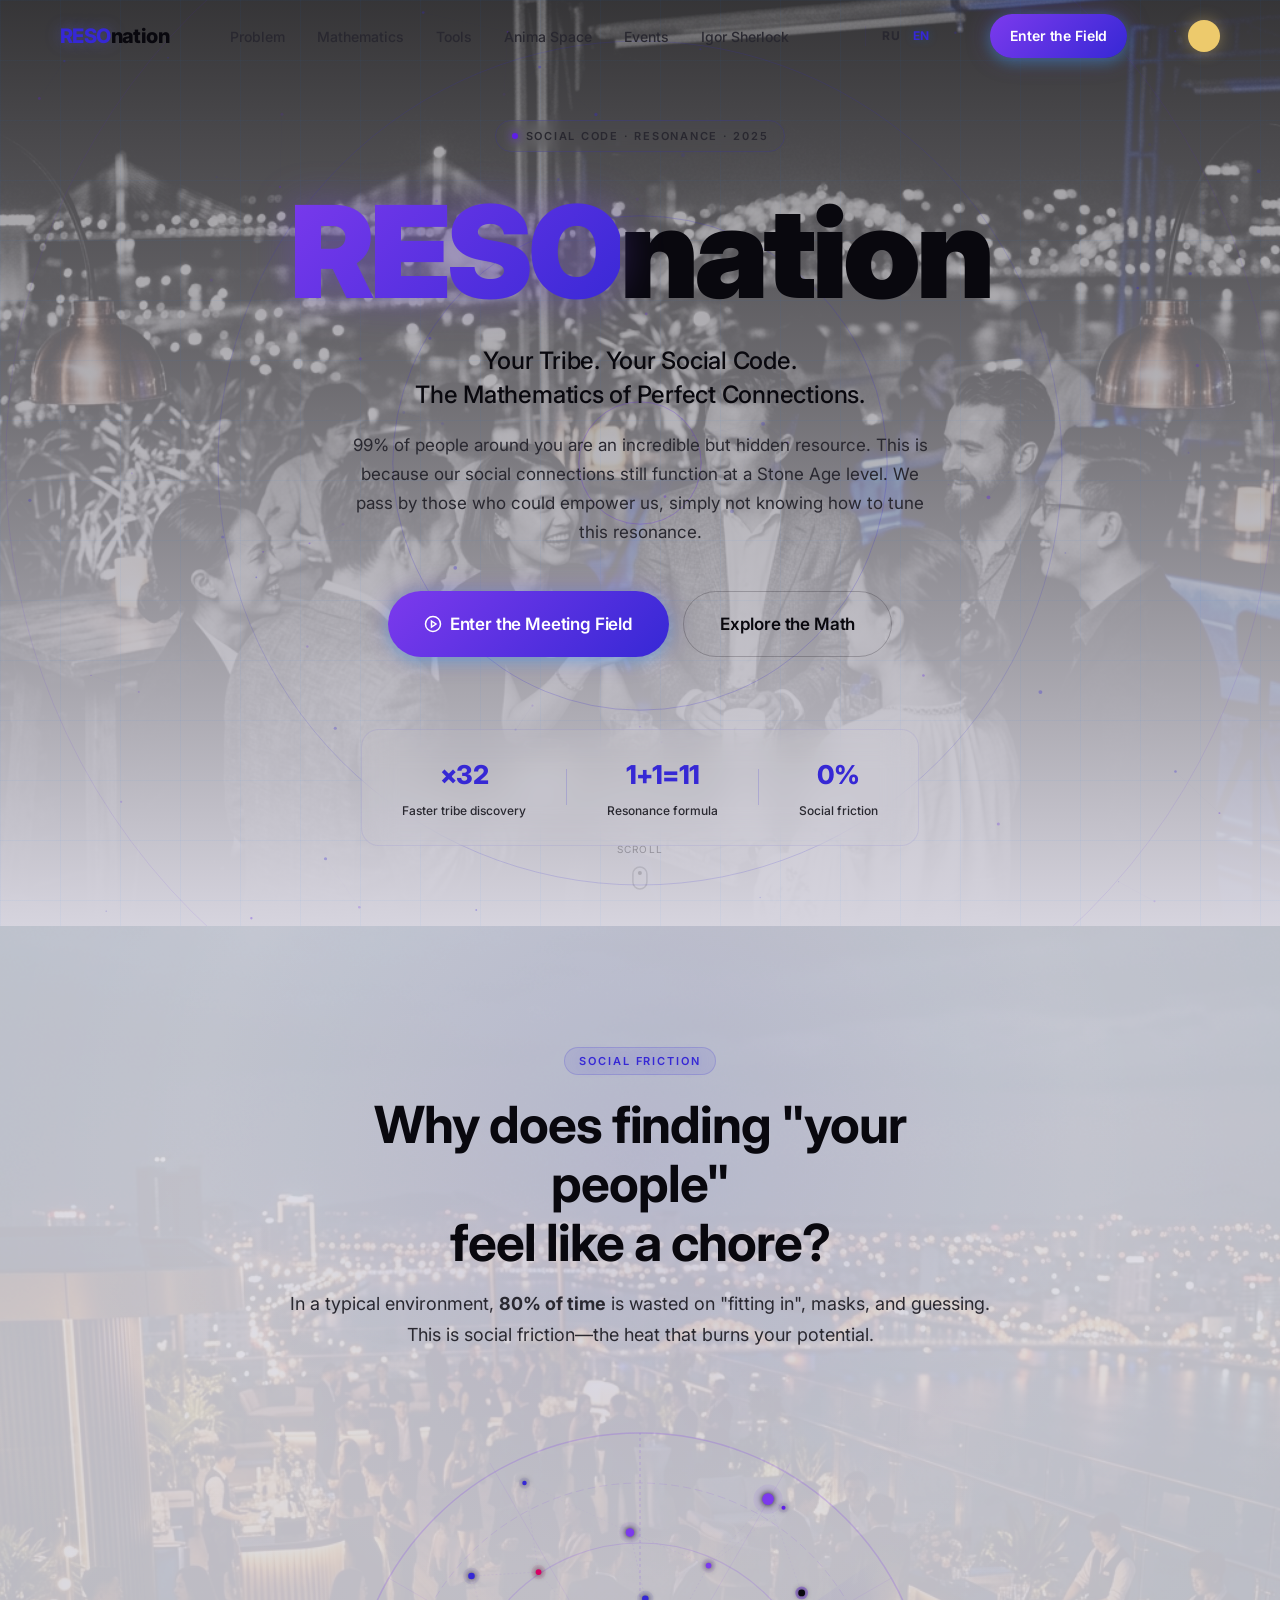
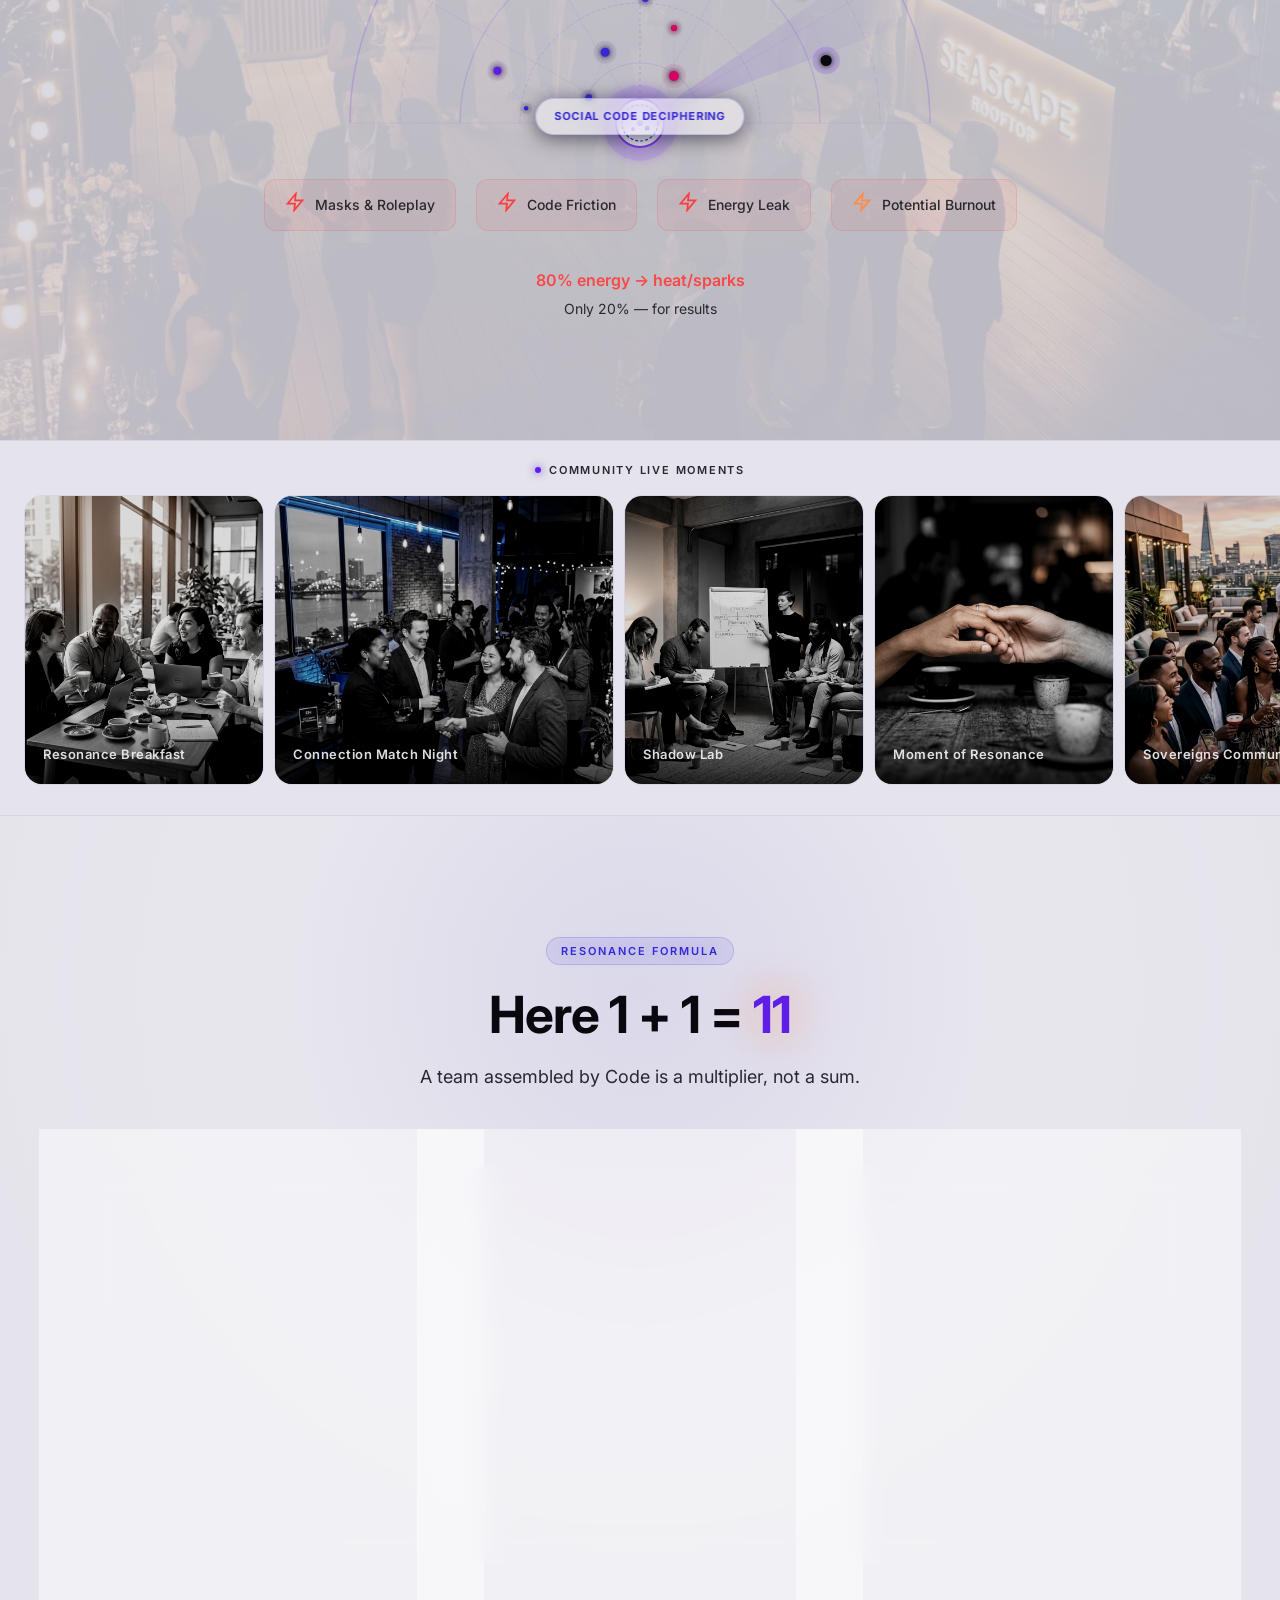
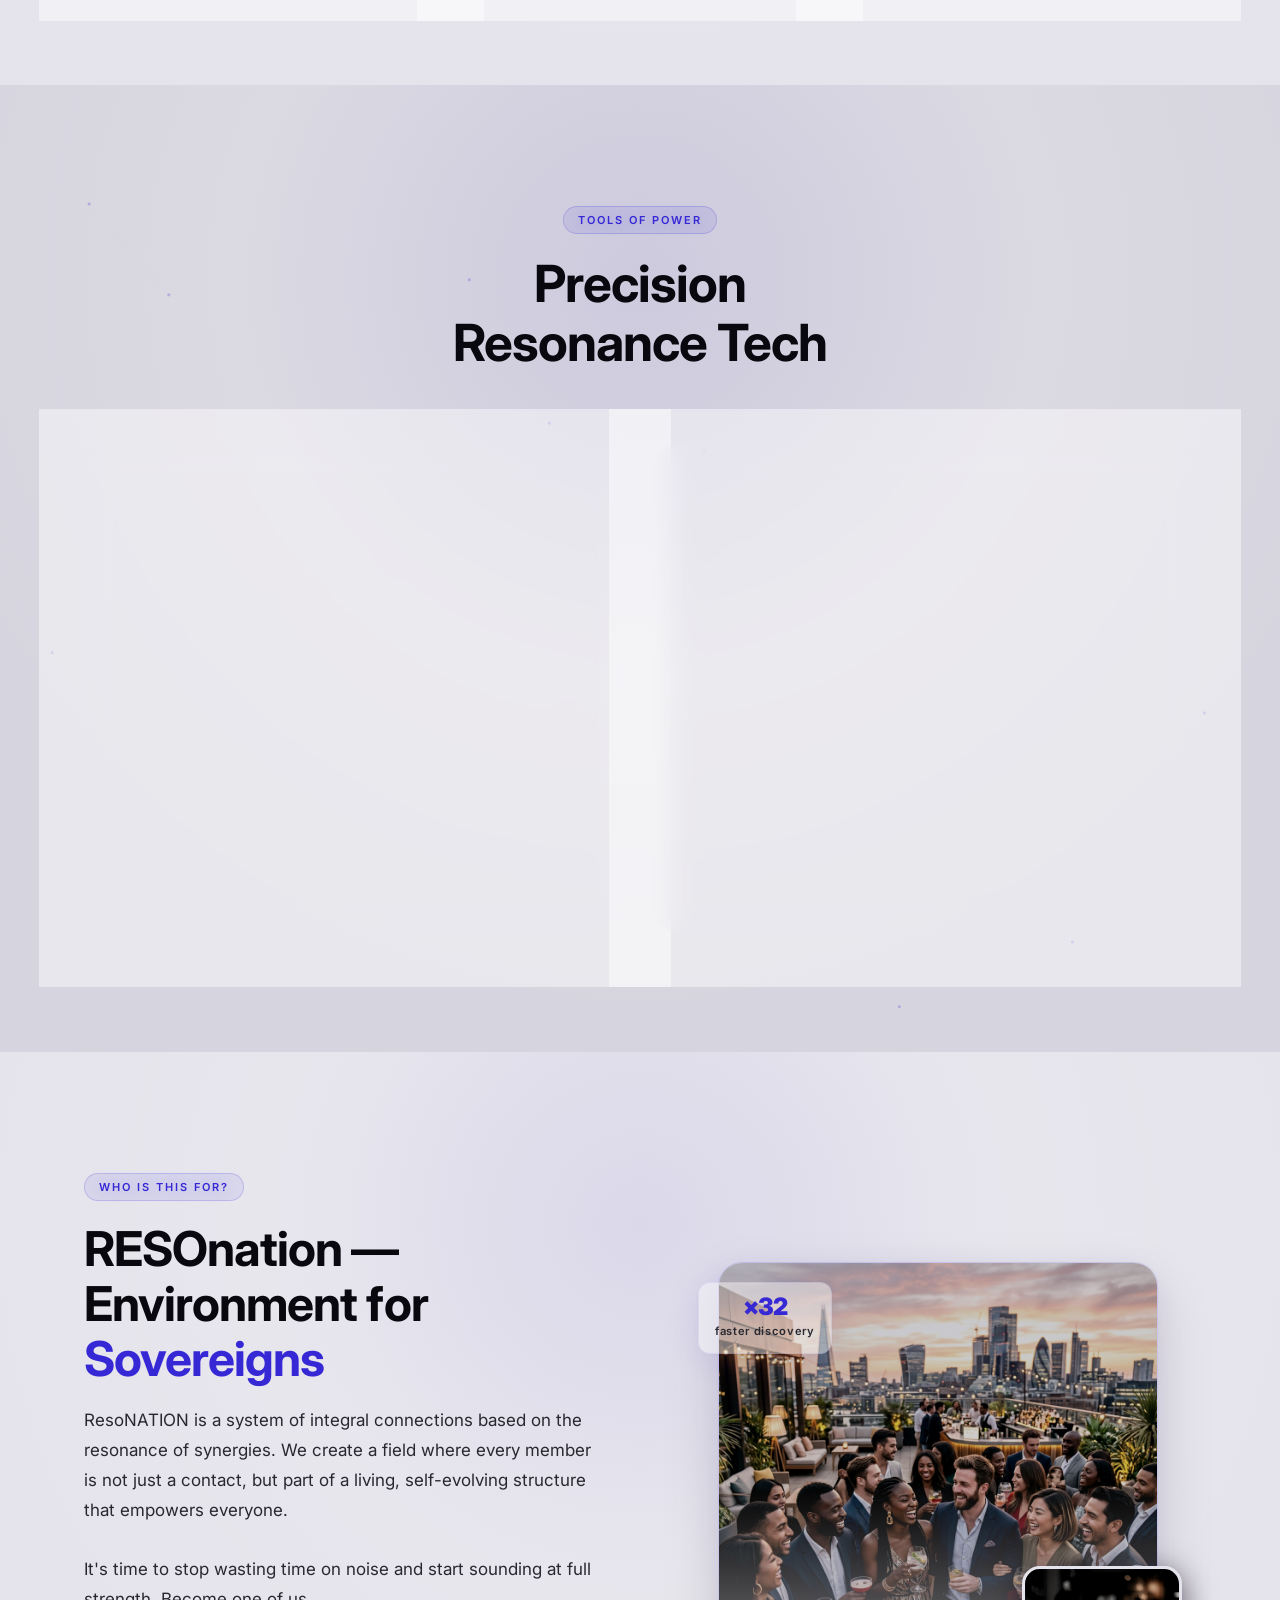
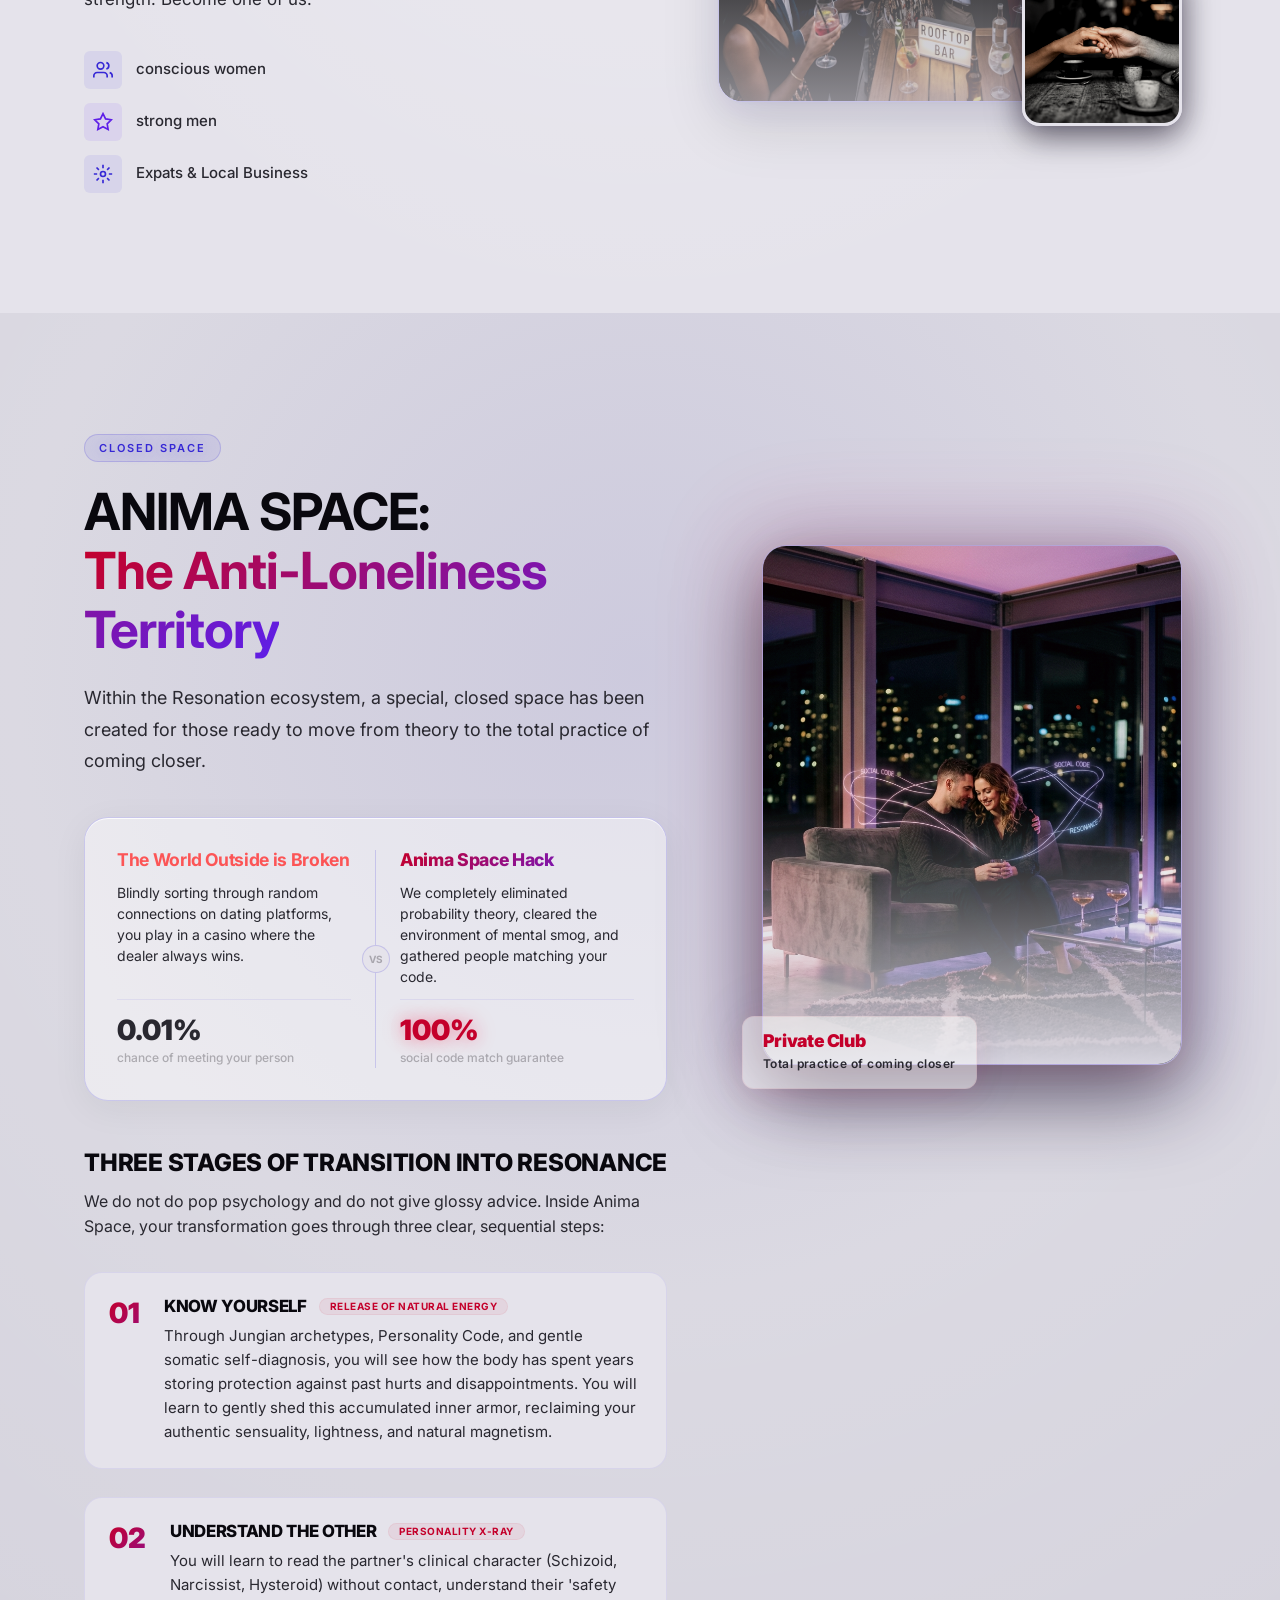
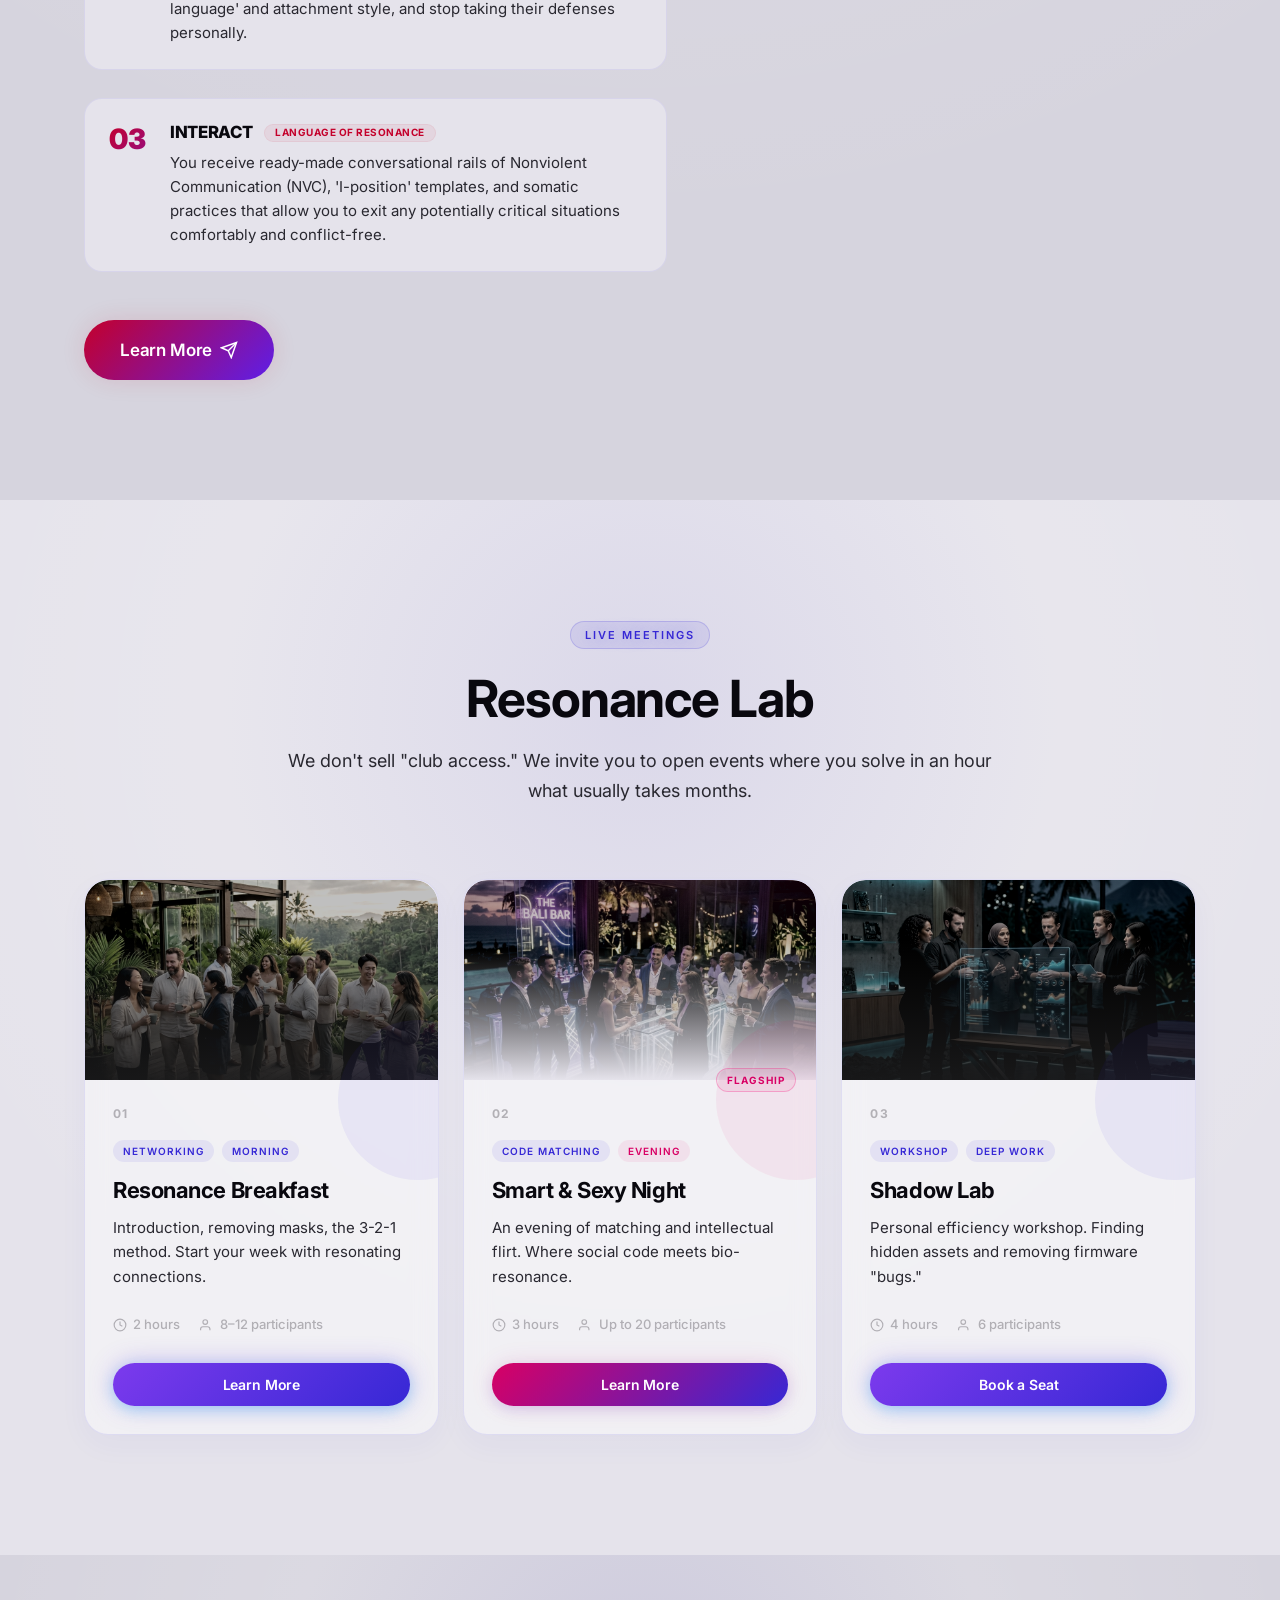
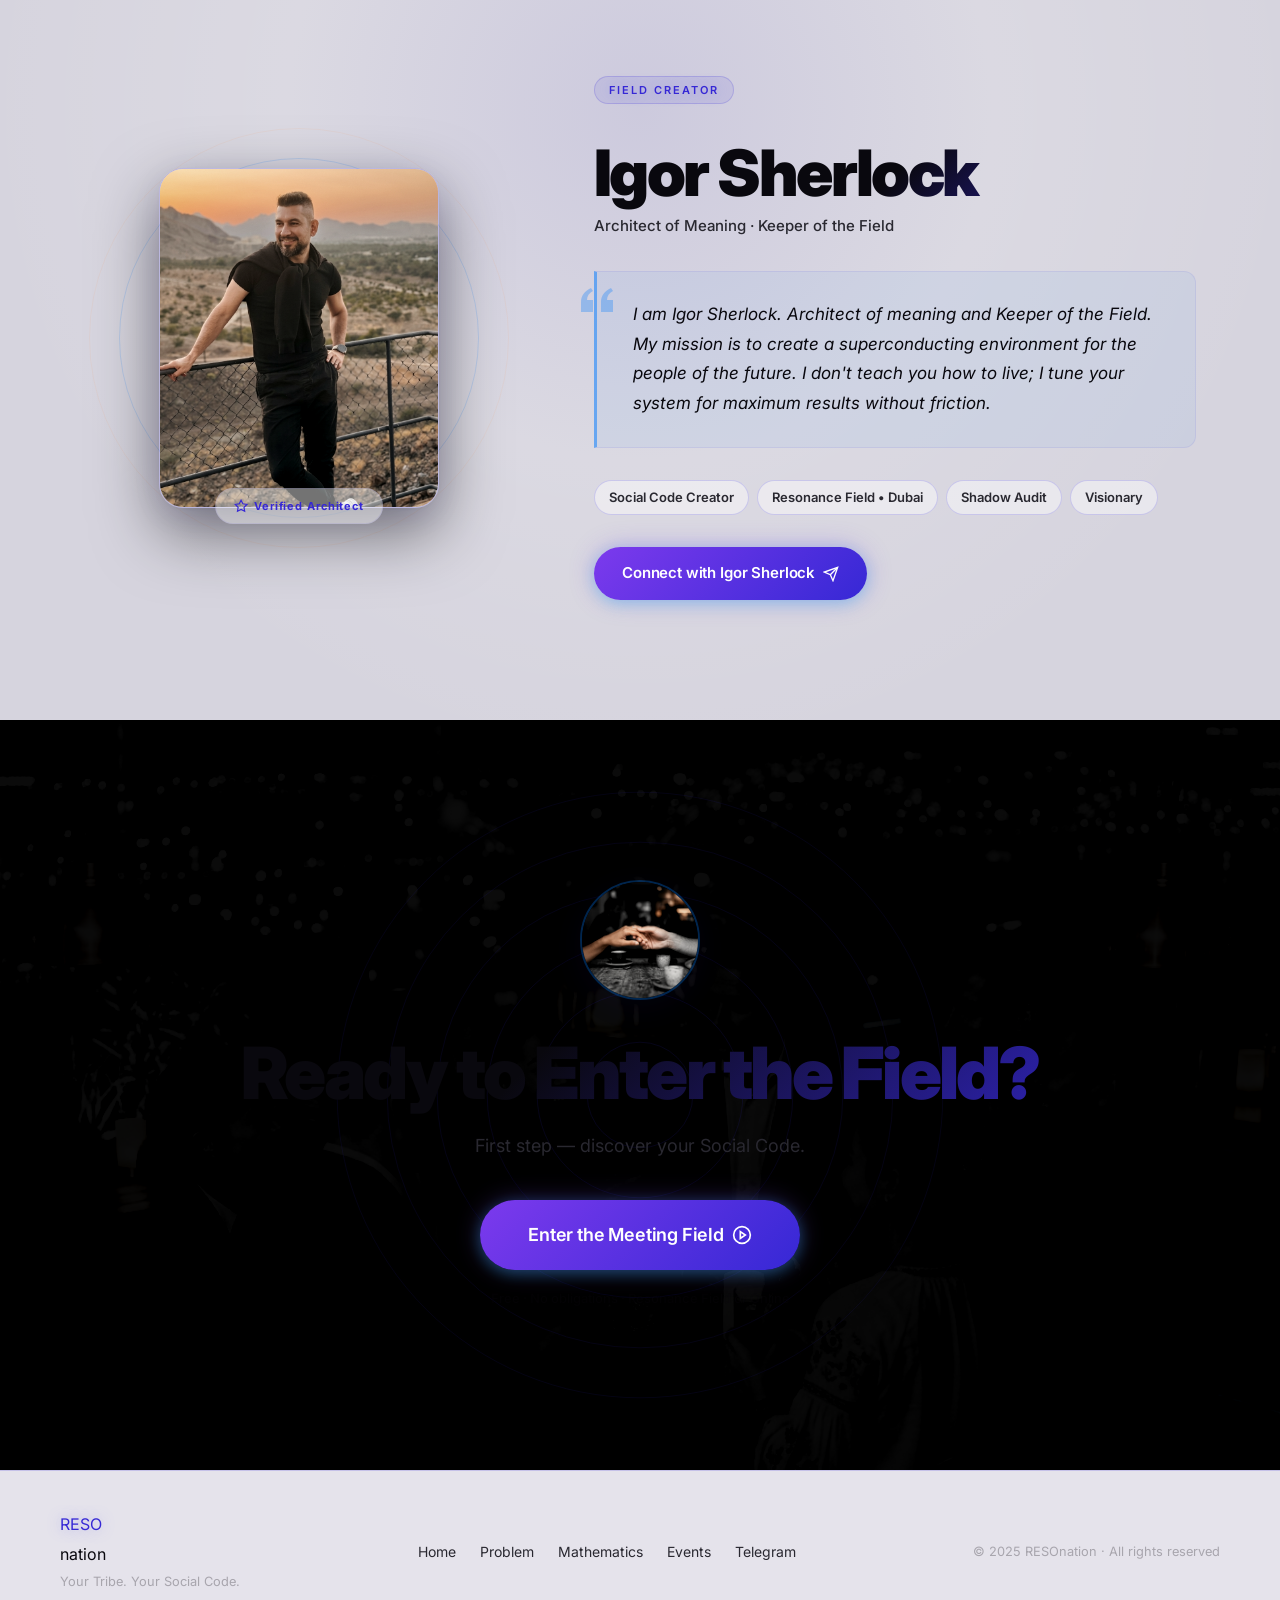
<file: en.html>
<!DOCTYPE html>
<html lang="en">
<head>
  <meta charset="UTF-8" />
  <meta name="viewport" content="width=device-width, initial-scale=1.0" />
  <title>RESOnation — Your Tribe. Your Social Code.</title>
  <meta name="description" content="Find partners, friends, and like-minded people 32 times faster. Deciphering the Social Code for entrepreneurs and visionaries of the new era." />
  <link rel="preconnect" href="https://fonts.googleapis.com" />
  <link rel="preconnect" href="https://fonts.gstatic.com" crossorigin />
  <link href="https://fonts.googleapis.com/css2?family=Inter:wght@300;400;500;600;700;800;900&display=swap" rel="stylesheet" />
  <link rel="stylesheet" href="styles.css" />
</head>
<body>

  <!-- ═══════════════════════════════════════════════ NAV -->
  <nav class="nav" id="nav">
    <div class="nav__inner">
      <a href="#hero" class="nav__logo">
        <span class="logo-reso">RESO</span><span class="logo-nation">nation</span>
      </a>
      <ul class="nav__links">
        <li><a href="#problem">Problem</a></li>
        <li><a href="#math">Mathematics</a></li>
        <li><a href="#tools">Tools</a></li>
        <li><a href="#anima">Anima Space</a></li>
        <li><a href="#events">Events</a></li>
        <li><a href="#architect">Igor Sherlock</a></li>
      </ul>
      <div class="lang-switcher">
        <a href="index.html" class="lang-link">RU</a>
        <a href="en.html" class="lang-link active">EN</a>
      </div>
      <a href="https://t.me/" id="nav-cta" class="btn btn--primary btn--sm">Enter the Field</a>
      <button id="theme-toggle" class="theme-btn" aria-label="Toggle theme"></button>
      <button class="nav__burger" id="nav-burger" aria-label="Menu">
        <span></span><span></span><span></span>
      </button>
    </div>
    <div class="nav__mobile" id="nav-mobile">
      <a href="#problem">Problem</a>
      <a href="#math">Mathematics</a>
      <a href="#tools">Tools</a>
      <a href="#anima">Anima Space</a>
      <a href="#events">Events</a>
      <a href="#architect">Igor Sherlock</a>
      <div class="lang-switcher">
        <a href="index.html" class="lang-link">RU</a>
        <a href="en.html" class="lang-link active">EN</a>
      </div>
      <a href="https://t.me/" class="btn btn--primary">Enter the Field</a>
    </div>
  </nav>

  <!-- ═══════════════════════════════════════════════ HERO -->
  <section class="hero" id="hero">
    <!-- Photo background -->
    <div class="hero__photo-bg">
      <img src="img-hero-crowd.png" alt="RESOnation Networking Event" />
    </div>

    <!-- Animated canvas background -->
    <canvas class="hero__canvas" id="resonance-canvas"></canvas>

    <!-- Grid overlay -->
    <div class="hero__grid"></div>

    <div class="hero__content">
      <div class="hero__tag">
        <span class="pulse-dot"></span>
        Social Code · Resonance · 2025
      </div>

      <h1 class="hero__title">
        <span class="hero__reso">RESO</span><span class="hero__nation">nation</span>
      </h1>

      <p class="hero__slogan">Your Tribe. Your Social Code.<br/>The Mathematics of Perfect Connections.</p>

      <p class="hero__body">99% of people around you are an incredible but hidden resource. This is because our social connections still function at a Stone Age level. We pass by those who could empower us, simply not knowing how to tune this resonance.</p>

      <div class="hero__actions">
        <a href="https://t.me/" id="hero-cta" class="btn btn--primary btn--lg">
          <svg width="18" height="18" viewBox="0 0 24 24" fill="none" stroke="currentColor" stroke-width="2"><circle cx="12" cy="12" r="10"/><polygon points="10 8 16 12 10 16 10 8"/></svg>
          Enter the Meeting Field
        </a>
        <a href="#math" class="btn btn--ghost btn--lg">Explore the Math</a>
      </div>

      <div class="hero__stats">
        <div class="stat">
          <span class="stat__num">×32</span>
          <span class="stat__label">Faster tribe discovery</span>
        </div>
        <div class="stat__divider"></div>
        <div class="stat">
          <span class="stat__num">1+1=11</span>
          <span class="stat__label">Resonance formula</span>
        </div>
        <div class="stat__divider"></div>
        <div class="stat">
          <span class="stat__num">0%</span>
          <span class="stat__label">Social friction</span>
        </div>
      </div>
    </div>

    <div class="hero__scroll-hint">
      <span>Scroll</span>
      <svg width="16" height="24" viewBox="0 0 16 24" fill="none"><rect x="1" y="1" width="14" height="22" rx="7" stroke="currentColor" stroke-opacity="0.4" stroke-width="1.5"/><circle class="scroll-wheel" cx="8" cy="7" r="2" fill="currentColor" fill-opacity="0.6"/></svg>
    </div>
  </section>

  <!-- ═══════════════════════════════════════════════ PROBLEM -->
  <section class="section problem" id="problem">
    <div class="section__container">
      <div class="section__header">
        <span class="section__label">Social Friction</span>
        <h2 class="section__title">Why does finding "your people"<br/>feel like a chore?</h2>
        <p class="section__sub">
          In a typical environment, <strong>80% of time</strong> is wasted on "fitting in", masks, and guessing.
          This is social friction—the heat that burns your potential.
        </p>
      </div>

      <!-- Engine metaphor -->
      <div class="engine-diagram">
        <div class="engine__core reflect-radar-container">
          <!-- Premium Reflect.app style Radar -->
          <svg class="reflect-radar" viewBox="0 0 600 320" fill="none" xmlns="http://www.w3.org/2000/svg">
            <defs>
              <filter id="reflectGlowEN" x="-30%" y="-30%" width="160%" height="160%">
                <feGaussianBlur stdDeviation="6" result="blur" />
                <feComposite in="SourceGraphic" in2="blur" operator="over" />
              </filter>
              <linearGradient id="radarSweepGradientEN" x1="300" y1="300" x2="300" y2="10" gradientUnits="userSpaceOnUse">
                <stop offset="0%" stop-color="var(--color-purple)" stop-opacity="0.4" />
                <stop offset="100%" stop-color="var(--color-blue)" stop-opacity="0" />
              </linearGradient>
            </defs>

            <!-- Arcs (concentric semi-circles) -->
            <path d="M 240,300 A 60,60 0 0,1 360,300" stroke="rgba(124, 58, 237, 0.12)" stroke-width="1.2" fill="none" />
            <path d="M 180,300 A 120,120 0 0,1 420,300" stroke="rgba(124, 58, 237, 0.15)" stroke-width="1" fill="none" stroke-dasharray="4 2" />
            <path d="M 120,300 A 180,180 0 0,1 480,300" stroke="rgba(124, 58, 237, 0.18)" stroke-width="1.2" fill="none" />
            <path d="M 60,300 A 240,240 0 0,1 540,300" stroke="rgba(124, 58, 237, 0.12)" stroke-width="1" fill="none" stroke-dasharray="8 4" />
            <path d="M 10,300 A 290,290 0 0,1 590,300" stroke="rgba(124, 58, 237, 0.22)" stroke-width="1.5" fill="none" />

            <!-- Rays / Grid lines -->
            <line x1="300" y1="300" x2="10" y2="300" stroke="rgba(124, 58, 237, 0.08)" stroke-width="1" />
            <line x1="300" y1="300" x2="48.5" y2="155" stroke="rgba(124, 58, 237, 0.08)" stroke-width="1" />
            <line x1="300" y1="300" x2="150" y2="40" stroke="rgba(124, 58, 237, 0.08)" stroke-width="1" />
            <line x1="300" y1="300" x2="300" y2="10" stroke="rgba(124, 58, 237, 0.15)" stroke-width="1.5" stroke-dasharray="3 3" />
            <line x1="300" y1="300" x2="450" y2="40" stroke="rgba(124, 58, 237, 0.08)" stroke-width="1" />
            <line x1="300" y1="300" x2="551.5" y2="155" stroke="rgba(124, 58, 237, 0.08)" stroke-width="1" />
            <line x1="300" y1="300" x2="590" y2="300" stroke="rgba(124, 58, 237, 0.08)" stroke-width="1" />

            <!-- Radar sweep beam -->
            <path id="radar-sweep-beam-en" d="M 300,300 L 290,10 A 290,290 0 0,1 360,25 Z" fill="url(#radarSweepGradientEN)" opacity="0.45" />

            <!-- Dynamic connections (edges) and nodes generated by JS will inject here -->
            <g id="radar-edges" opacity="0.65"></g>
            <g id="radar-nodes"></g>

            <!-- Center Core Node -->
            <g class="radar__center-node" transform="translate(300, 300)">
              <circle cx="0" cy="0" r="38" fill="rgba(124, 58, 237, 0.15)" filter="url(#reflectGlowEN)" />
              <circle cx="0" cy="0" r="24" fill="var(--color-base-2)" stroke="var(--color-purple)" stroke-width="2" />
              <circle cx="0" cy="0" r="18" fill="none" stroke="var(--color-blue)" stroke-width="1.2" stroke-dasharray="3 2" />
              <!-- Graphic: Interconnected Nodes inside core -->
              <circle cx="-5" cy="-5" r="2.5" fill="var(--color-blue)" />
              <circle cx="5" cy="-6" r="2.2" fill="var(--color-purple)" />
              <circle cx="7" cy="5" r="2.5" fill="var(--color-blue)" />
              <circle cx="-7" cy="6" r="2" fill="var(--color-purple)" />
              <circle cx="0" cy="0" r="3" fill="var(--color-copper)" />
              <line x1="-5" y1="-5" x2="0" y2="0" stroke="rgba(255,255,255,0.4)" stroke-width="0.8" />
              <line x1="5" y1="-6" x2="0" y2="0" stroke="rgba(255,255,255,0.4)" stroke-width="0.8" />
              <line x1="7" y1="5" x2="0" y2="0" stroke="rgba(255,255,255,0.4)" stroke-width="0.8" />
              <line x1="-7" y1="6" x2="0" y2="0" stroke="rgba(255,255,255,0.4)" stroke-width="0.8" />
            </g>
          </svg>
          <div class="radar-pill-badge">Social Code Deciphering</div>
        </div>

        <div class="friction-items">
          <div class="friction-item" data-delay="0">
            <div class="friction-item__spark">
              <svg width="20" height="20" viewBox="0 0 24 24" fill="none" stroke="#FF3B3B" stroke-width="2"><path d="M13 2L3 14h9l-1 8 10-12h-9l1-8z"/></svg>
            </div>
            <span>Masks & Roleplay</span>
          </div>
          <div class="friction-item" data-delay="100">
            <div class="friction-item__spark">
              <svg width="20" height="20" viewBox="0 0 24 24" fill="none" stroke="#FF3B3B" stroke-width="2"><path d="M13 2L3 14h9l-1 8 10-12h-9l1-8z"/></svg>
            </div>
            <span>Code Friction</span>
          </div>
          <div class="friction-item" data-delay="200">
            <div class="friction-item__spark">
              <svg width="20" height="20" viewBox="0 0 24 24" fill="none" stroke="#FF3B3B" stroke-width="2"><path d="M13 2L3 14h9l-1 8 10-12h-9l1-8z"/></svg>
            </div>
            <span>Energy Leak</span>
          </div>
          <div class="friction-item" data-delay="300">
            <div class="friction-item__spark">
              <svg width="20" height="20" viewBox="0 0 24 24" fill="none" stroke="#FF8C42" stroke-width="2"><path d="M13 2L3 14h9l-1 8 10-12h-9l1-8z"/></svg>
            </div>
            <span>Potential Burnout</span>
          </div>
        </div>

        <div class="engine-label">
          <span>80% energy → heat/sparks</span>
          <span class="engine-label__sub">Only 20% — for results</span>
        </div>
      </div>
    </div>
  </section>

  <!-- ═══════════════════════════════════════════════ PHOTO STRIP -->
  <section class="photo-strip">
    <div class="photo-strip__label">
      <span class="pulse-dot"></span>
      Community Live Moments
    </div>
    <div class="photo-strip__track">
      <!-- Original 5 -->
      <div class="photo-strip__item">
        <img src="img-breakfast.png" alt="Resonance Breakfast" />
        <div class="photo-strip__overlay">
          <span>Resonance Breakfast</span>
        </div>
      </div>
      <div class="photo-strip__item photo-strip__item--wide">
        <img src="img-match-night.png" alt="Connection Match Night" />
        <div class="photo-strip__overlay">
          <span>Connection Match Night</span>
        </div>
      </div>
      <div class="photo-strip__item">
        <img src="img-shadow-lab.png" alt="Shadow Lab" />
        <div class="photo-strip__overlay">
          <span>Shadow Lab</span>
        </div>
      </div>
      <div class="photo-strip__item">
        <img src="img-connection.png" alt="Moment of Resonance" />
        <div class="photo-strip__overlay">
          <span>Moment of Resonance</span>
        </div>
      </div>
      <div class="photo-strip__item photo-strip__item--wide">
        <img src="img-sovereigns-v2.png" alt="Sovereigns Community" />
        <div class="photo-strip__overlay">
          <span>Sovereigns Community</span>
        </div>
      </div>
      <!-- New 4 -->
      <div class="photo-strip__item">
        <img src="img-mastermind.png" alt="Resonation Mastermind" />
        <div class="photo-strip__overlay">
          <span>Mastermind Session</span>
        </div>
      </div>
      <div class="photo-strip__item photo-strip__item--wide">
        <img src="img-dinner.png" alt="Resonation Dinner" />
        <div class="photo-strip__overlay">
          <span>Premium Dinner</span>
        </div>
      </div>
      <div class="photo-strip__item">
        <img src="img-workshop-v2.png" alt="Creative Workshop" />
        <div class="photo-strip__overlay">
          <span>Creative Workshop</span>
        </div>
      </div>
      <div class="photo-strip__item">
        <img src="img-networking-rooftop.png" alt="Rooftop Networking" />
        <div class="photo-strip__overlay">
          <span>Rooftop Networking</span>
        </div>
      </div>
    </div>
  </section>

  <!-- ═══════════════════════════════════════════════ MATH -->
  <section class="section math-section" id="math">
    <div class="section__container">
      <div class="section__header">
        <span class="section__label">Resonance Formula</span>
        <h2 class="section__title">Here 1 + 1 = <span class="glow-11">11</span></h2>
        <p class="section__sub">A team assembled by Code is a multiplier, not a sum.</p>
      </div>

      <div class="math-cards">
        <!-- 0 -->
        <div class="math-card math-card--conflict" data-result="0">
          <div class="math-card__formula">
            <span class="formula-num">1</span>
            <span class="formula-op">+</span>
            <span class="formula-num">1</span>
            <span class="formula-eq">=</span>
            <span class="formula-result result--zero">0</span>
          </div>
          <div class="math-card__icon">❌</div>
          <h3 class="math-card__title">Code Conflict</h3>
          <p class="math-card__desc">Energy is wasted on internal wars. You cancel out each other's results.</p>
          <div class="math-card__bar">
            <div class="math-card__fill" style="width: 5%"></div>
          </div>
          <span class="math-card__efficiency">Efficiency: 0%</span>
        </div>

        <!-- 1.5 -->
        <div class="math-card math-card--partial" data-result="1.5">
          <div class="math-card__formula">
            <span class="formula-num">1</span>
            <span class="formula-op">+</span>
            <span class="formula-num">1</span>
            <span class="formula-eq">=</span>
            <span class="formula-result result--partial">1.5</span>
          </div>
          <div class="math-card__icon">⚠️</div>
          <h3 class="math-card__title">Partial Match</h3>
          <p class="math-card__desc">A mode of constant checking and clarification. You lose speed.</p>
          <div class="math-card__bar">
            <div class="math-card__fill" style="width: 40%"></div>
          </div>
          <span class="math-card__efficiency">Efficiency: 40%</span>
        </div>

        <!-- 11 -->
        <div class="math-card math-card--resonance" data-result="11">
          <div class="math-card__badge">Goal ✦</div>
          <div class="math-card__formula">
            <span class="formula-num">1</span>
            <span class="formula-op">+</span>
            <span class="formula-num">1</span>
            <span class="formula-eq">=</span>
            <span class="formula-result result--eleven">11</span>
          </div>
          <div class="math-card__icon">💎</div>
          <h3 class="math-card__title">Resonance</h3>
          <p class="math-card__desc">When the Social Code puzzle fits, energy is focused solely outward. Your combined power grows 10x.</p>
          <div class="math-card__bar">
            <div class="math-card__fill math-card__fill--glow" style="width: 100%"></div>
          </div>
          <span class="math-card__efficiency">Efficiency: 1000%</span>
        </div>
      </div>
    </div>
  </section>

  <!-- ═══════════════════════════════════════════════ TOOLS -->
  <section class="section tools-section" id="tools">
    <div class="section__container">
      <div class="section__header">
        <span class="section__label">Tools of Power</span>
        <h2 class="section__title">Precision<br/>Resonance Tech</h2>
      </div>

      <div class="tools-grid">
        <!-- Social Code -->
        <div class="tool-card tool-card--code">
          <div class="tool-card__icon">
            <svg width="40" height="40" viewBox="0 0 40 40" fill="none">
              <circle cx="20" cy="20" r="18" stroke="#007AFF" stroke-width="1.5" stroke-dasharray="4 2"/>
              <circle cx="20" cy="20" r="10" stroke="#007AFF" stroke-width="1" opacity="0.5"/>
              <circle cx="20" cy="20" r="4" fill="#007AFF"/>
              <path d="M20 2 L20 6 M20 34 L20 38 M2 20 L6 20 M34 20 L38 20" stroke="#007AFF" stroke-width="1.5" stroke-linecap="round"/>
            </svg>
          </div>
          <span class="tool-card__tag">External</span>
          <h3 class="tool-card__title">Social Code</h3>
          <p class="tool-card__desc">
            Decrypting your nature. A radar for finding those who empower you in business, friendship, and life.
          </p>
          <ul class="tool-card__features">
            <li>
              <svg width="14" height="14" viewBox="0 0 24 24" fill="none" stroke="#007AFF" stroke-width="2.5"><polyline points="20 6 9 17 4 12"/></svg>
              Social Code Profile
            </li>
            <li>
              <svg width="14" height="14" viewBox="0 0 24 24" fill="none" stroke="#007AFF" stroke-width="2.5"><polyline points="20 6 9 17 4 12"/></svg>
              Compatibility Map
            </li>
            <li>
              <svg width="14" height="14" viewBox="0 0 24 24" fill="none" stroke="#007AFF" stroke-width="2.5"><polyline points="20 6 9 17 4 12"/></svg>
              Partner Selection Algorithm
            </li>
          </ul>
          <a href="https://t.me/" class="tool-card__cta">Get your Code →</a>
        </div>

        <!-- Shadow Audit -->
        <div class="tool-card tool-card--shadow">
          <div class="tool-card__icon">
            <svg width="40" height="40" viewBox="0 0 40 40" fill="none">
              <path d="M20 4 L36 32 L4 32 Z" stroke="#FF8C42" stroke-width="1.5" stroke-linejoin="round"/>
              <path d="M20 12 L28 28 L12 28 Z" stroke="#FF8C42" stroke-width="1" opacity="0.4" stroke-linejoin="round"/>
              <circle cx="20" cy="26" r="2" fill="#FF8C42"/>
              <path d="M20 16 L20 22" stroke="#FF8C42" stroke-width="2" stroke-linecap="round"/>
            </svg>
          </div>
          <span class="tool-card__tag tool-card__tag--copper">Internal</span>
          <h3 class="tool-card__title">Shadow Audit</h3>
          <p class="tool-card__desc">
            Inventory of hidden assets. Removing firmware "bugs" to restore 100% personal efficiency.
          </p>
          <ul class="tool-card__features">
            <li>
              <svg width="14" height="14" viewBox="0 0 24 24" fill="none" stroke="#FF8C42" stroke-width="2.5"><polyline points="20 6 9 17 4 12"/></svg>
              Hidden Limitation Diagnosis
            </li>
            <li>
              <svg width="14" height="14" viewBox="0 0 24 24" fill="none" stroke="#FF8C42" stroke-width="2.5"><polyline points="20 6 9 17 4 12"/></svg>
              Behavioral "Virus" Debugging
            </li>
            <li>
              <svg width="14" height="14" viewBox="0 0 24 24" fill="none" stroke="#FF8C42" stroke-width="2.5"><polyline points="20 6 9 17 4 12"/></svg>
              Restoration of 100% efficiency
            </li>
          </ul>
          <a href="https://t.me/" class="tool-card__cta tool-card__cta--copper">Start Audit →</a>
        </div>
      </div>
    </div>

    <!-- Background decoration -->
    <div class="tools-section__bg">
      <canvas id="tools-canvas"></canvas>
    </div>
  </section>

  <!-- ═══════════════════════════════════════════════ NATION -->
  <section class="section nation-section" id="nation">
    <div class="section__container">
      <div class="nation-content">
        <div class="nation-text">
          <span class="section__label">Who is this for?</span>
          <h2 class="nation__title">RESOnation —<br/>Environment for <em>Sovereigns</em></h2>
          <p class="nation__body">
            ResoNATION is a system of integral connections based on the resonance of synergies. We create a field where every member is not just a contact, but part of a living, self-evolving structure that empowers everyone.<br/><br/>
            It's time to stop wasting time on noise and start sounding at full strength. Become one of us.
          </p>
          <div class="nation__pillars">
            <div class="pillar">
              <div class="pillar__icon pillar__icon--blue">
                <svg width="20" height="20" viewBox="0 0 24 24" fill="none" stroke="currentColor" stroke-width="2"><path d="M17 21v-2a4 4 0 0 0-4-4H5a4 4 0 0 0-4 4v2"/><circle cx="9" cy="7" r="4"/><path d="M23 21v-2a4 4 0 0 0-3-3.87"/><path d="M16 3.13a4 4 0 0 1 0 7.75"/></svg>
              </div>
              <div>
                conscious women
              </div>
            </div>
            <div class="pillar">
              <div class="pillar__icon pillar__icon--copper">
                <svg width="20" height="20" viewBox="0 0 24 24" fill="none" stroke="currentColor" stroke-width="2"><polygon points="12 2 15.09 8.26 22 9.27 17 14.14 18.18 21.02 12 17.77 5.82 21.02 7 14.14 2 9.27 8.91 8.26 12 2"/></svg>
              </div>
              <div>
                strong men
              </div>
            </div>
            <div class="pillar">
              <div class="pillar__icon pillar__icon--blue">
                <svg width="20" height="20" viewBox="0 0 24 24" fill="none" stroke="currentColor" stroke-width="2"><circle cx="12" cy="12" r="3"/><path d="M12 1v4M12 19v4M4.22 4.22l2.83 2.83M16.95 16.95l2.83 2.83M1 12h4M19 12h4M4.22 19.78l2.83-2.83M16.95 7.05l2.83-2.83"/></svg>
              </div>
              <div>
                Expats & Local Business
              </div>
            </div>
          </div>
        </div>

        <div class="nation-visual">
          <div class="nation-photo-stack">
            <div class="nation-photo-main">
              <img src="img-sovereigns-v2.png" alt="RESOnation Sovereigns community" />
              <div class="nation-photo-main__overlay"></div>
            </div>
            <div class="nation-photo-secondary">
              <img src="img-connection.png" alt="Moment of Resonance" />
            </div>
            <div class="nation-photo-badge">
              <div class="nation-photo-badge__num">×32</div>
              <div class="nation-photo-badge__label">faster discovery</div>
            </div>
          </div>
        </div>
      </div>
    </div>
  </section>

  <!-- ═══════════════════════════════════════════════ ANIMA SPACE -->
  <section class="section anima-section" id="anima">
    <div class="section__container">
      <div class="anima-content">
        <div class="anima-text">
          <span class="section__label">Closed Space</span>
          <h2 class="anima__title">ANIMA SPACE:<br/><em>The Anti-Loneliness Territory</em></h2>
          <p class="anima__body">
            Within the Resonation ecosystem, a special, closed space has been created for those ready to move from theory to the total practice of coming closer.
          </p>

          <!-- System Hack Box -->
          <div class="anima-hack-box">
            <div class="anima-hack-side anima-hack-side--broken">
              <h4 class="hack-side-title">The World Outside is Broken</h4>
              <p class="hack-side-text">Blindly sorting through random connections on dating platforms, you play in a casino where the dealer always wins.</p>
              <div class="hack-stat-wrap">
                <span class="hack-stat-num">0.01%</span>
                <span class="hack-stat-label">chance of meeting your person</span>
              </div>
            </div>
            <div class="anima-hack-divider">
              <div class="hack-divider-line"></div>
              <span class="hack-divider-badge">VS</span>
            </div>
            <div class="anima-hack-side anima-hack-side--hacked">
              <h4 class="hack-side-title">Anima Space Hack</h4>
              <p class="hack-side-text">We completely eliminated probability theory, cleared the environment of mental smog, and gathered people matching your code.</p>
              <div class="hack-stat-wrap">
                <span class="hack-stat-num glow-text--rose">100%</span>
                <span class="hack-stat-label">social code match guarantee</span>
              </div>
            </div>
          </div>

          <div class="anima-stages-header">
            <h3 class="anima-stages-title">Three Stages of Transition into Resonance</h3>
            <p class="anima-stages-subtitle">We do not do pop psychology and do not give glossy advice. Inside Anima Space, your transformation goes through three clear, sequential steps:</p>
          </div>

          <!-- Vertical Timeline Steps -->
          <div class="anima-steps">
            <div class="anima-step">
              <div class="step-num">01</div>
              <div class="step-content">
                <h4 class="step-title">KNOW YOURSELF <span class="step-tag">Release of Natural Energy</span></h4>
                <p class="step-desc">Through Jungian archetypes, Personality Code, and gentle somatic self-diagnosis, you will see how the body has spent years storing protection against past hurts and disappointments. You will learn to gently shed this accumulated inner armor, reclaiming your authentic sensuality, lightness, and natural magnetism.</p>
              </div>
            </div>

            <div class="anima-step">
              <div class="step-num">02</div>
              <div class="step-content">
                <h4 class="step-title">UNDERSTAND THE OTHER <span class="step-tag">Personality X-Ray</span></h4>
                <p class="step-desc">You will learn to read the partner's clinical character (Schizoid, Narcissist, Hysteroid) without contact, understand their 'safety language' and attachment style, and stop taking their defenses personally.</p>
              </div>
            </div>

            <div class="anima-step">
              <div class="step-num">03</div>
              <div class="step-content">
                <h4 class="step-title">INTERACT <span class="step-tag">Language of Resonance</span></h4>
                <p class="step-desc">You receive ready-made conversational rails of Nonviolent Communication (NVC), 'I-position' templates, and somatic practices that allow you to exit any potentially critical situations comfortably and conflict-free.</p>
              </div>
            </div>
          </div>

          <div class="anima-actions">
            <a href="https://t.me/" class="btn btn--anima btn--lg">
              Learn More
              <svg width="18" height="18" viewBox="0 0 24 24" fill="none" stroke="currentColor" stroke-width="2"><line x1="22" y1="2" x2="11" y2="13"/><polygon points="22 2 15 22 11 13 2 9 22 2"/></svg>
            </a>
          </div>

        </div>

        <div class="anima-visual">
          <div class="anima-photo-container">
            <div class="anima-glow"></div>
            <div class="anima-photo-main">
              <img src="img-anima-space.png" alt="Anima Space: Territory of Anti-Loneliness" />
              <div class="anima-photo-main__overlay"></div>
            </div>
            <div class="anima-badge">
              <div class="anima-badge__title">Private Club</div>
              <div class="anima-badge__subtitle">Total practice of coming closer</div>
            </div>
          </div>
        </div>

      </div>
    </div>
  </section>

  <!-- ═══════════════════════════════════════════════ EVENTS -->
  <section class="section events-section" id="events">
    <div class="section__container">
      <div class="section__header">
        <span class="section__label">Live Meetings</span>
        <h2 class="section__title">Resonance Lab</h2>
        <p class="section__sub">
          We don't sell "club access." We invite you to open events
          where you solve in an hour what usually takes months.
        </p>
      </div>

      <div class="events-grid">
        <!-- Event 1 -->
        <article class="event-card" id="event-breakfast">
          <div class="event-card__cover">
            <img src="img-breakfast-standing.png" alt="Resonance Breakfast Tribe" />
            <div class="event-card__cover-overlay"></div>
          </div>
          <div class="event-card__body">
            <div class="event-card__number">01</div>
            <div class="event-card__glow event-card__glow--blue"></div>
            <div class="event-card__meta">
              <span class="event-tag">Networking</span>
              <span class="event-tag">Morning</span>
            </div>
            <h3 class="event-card__title">Resonance Breakfast</h3>
            <p class="event-card__desc">
              Introduction, removing masks, the 3-2-1 method. Start your week with resonating connections.
            </p>
            <div class="event-card__details">
              <span>
                <svg width="14" height="14" viewBox="0 0 24 24" fill="none" stroke="currentColor" stroke-width="2"><circle cx="12" cy="12" r="10"/><polyline points="12 6 12 12 16 14"/></svg>
                2 hours
              </span>
              <span>
                <svg width="14" height="14" viewBox="0 0 24 24" fill="none" stroke="currentColor" stroke-width="2"><path d="M17 21v-2a4 4 0 0 0-4-4H5a4 4 0 0 0-4 4v2"/><circle cx="9" cy="7" r="4"/></svg>
                8–12 participants
              </span>
            </div>
            <a href="events/breakfast.html" class="btn btn--primary btn--sm event-card__cta" id="breakfast-cta">Learn More</a>
          </div>
        </article>

        <!-- Event 2 -->
        <article class="event-card event-card--sexy" id="event-match">
          <div class="event-card__cover">
            <img src="img-smart-sexy-standing-1.png" alt="Smart & Sexy Night Tribe" />
            <div class="event-card__cover-overlay event-card__cover-overlay--pink-blue"></div>
          </div>
          <div class="event-card__body">
            <div class="event-card__number">02</div>
            <div class="event-card__badge event-card__badge--pink">Flagship</div>
            <div class="event-card__glow event-card__glow--pink"></div>
            <div class="event-card__meta">
              <span class="event-tag">Code Matching</span>
              <span class="event-tag event-tag--pink">Evening</span>
            </div>
            <h3 class="event-card__title">Smart & Sexy Night</h3>
            <p class="event-card__desc">
              An evening of matching and intellectual flirt. Where social code meets bio-resonance.
            </p>
            <div class="event-card__details">
              <span>
                <svg width="14" height="14" viewBox="0 0 24 24" fill="none" stroke="currentColor" stroke-width="2"><circle cx="12" cy="12" r="10"/><polyline points="12 6 12 12 16 14"/></svg>
                3 hours
              </span>
              <span>
                <svg width="14" height="14" viewBox="0 0 24 24" fill="none" stroke="currentColor" stroke-width="2"><path d="M17 21v-2a4 4 0 0 0-4-4H5a4 4 0 0 0-4 4v2"/><circle cx="9" cy="7" r="4"/></svg>
                Up to 20 participants
              </span>
            </div>
            <a href="events/smart-sexy.html" class="btn btn--pink-blue btn--sm event-card__cta" id="match-cta">Learn More</a>
          </div>
        </article>

        <!-- Event 3 -->
        <article class="event-card" id="event-shadow">
          <div class="event-card__cover">
            <img src="img-shadow-lab-standing.png" alt="Shadow Lab" />
            <div class="event-card__cover-overlay"></div>
          </div>
          <div class="event-card__body">
            <div class="event-card__number">03</div>
            <div class="event-card__glow event-card__glow--blue"></div>
            <div class="event-card__meta">
              <span class="event-tag">Workshop</span>
              <span class="event-tag">Deep Work</span>
            </div>
            <h3 class="event-card__title">Shadow Lab</h3>
            <p class="event-card__desc">
              Personal efficiency workshop. Finding hidden assets and removing firmware "bugs."
            </p>
            <div class="event-card__details">
              <span>
                <svg width="14" height="14" viewBox="0 0 24 24" fill="none" stroke="currentColor" stroke-width="2"><circle cx="12" cy="12" r="10"/><polyline points="12 6 12 12 16 14"/></svg>
                4 hours
              </span>
              <span>
                <svg width="14" height="14" viewBox="0 0 24 24" fill="none" stroke="currentColor" stroke-width="2"><path d="M17 21v-2a4 4 0 0 0-4-4H5a4 4 0 0 0-4 4v2"/><circle cx="9" cy="7" r="4"/></svg>
                6 participants
              </span>
            </div>
            <a href="https://t.me/" class="btn btn--primary btn--sm event-card__cta" id="shadow-cta">Book a Seat</a>
          </div>
        </article>
      </div>
    </div>
  </section>

  <!-- ═══════════════════════════════════════════════ ARCHITECT -->
  <section class="section architect-section" id="architect">
    <div class="section__container">
      <div class="architect-content">

        <div class="architect-photo">
          <div class="architect-photo__frame">
            <div class="architect-photo__rings">
              <div class="arch-ring arch-ring--1"></div>
              <div class="arch-ring arch-ring--2"></div>
            </div>
            <div class="architect-photo__img">
              <img src="img-architect.png" alt="Igor Sherlock — Architect of meaning and Keeper of the Field" />
            </div>
            <div class="architect-photo__badge">
              <svg width="14" height="14" viewBox="0 0 24 24" fill="none" stroke="currentColor" stroke-width="2"><polygon points="12 2 15.09 8.26 22 9.27 17 14.14 18.18 21.02 12 17.77 5.82 21.02 7 14.14 2 9.27 8.91 8.26 12 2"/></svg>
              Verified Architect
            </div>
          </div>
        </div>

        <div class="architect-text">
          <span class="section__label">Field Creator</span>
          <h2 class="architect__name">Igor Sherlock</h2>
          <p class="architect__role">Architect of Meaning · Keeper of the Field</p>

          <blockquote class="architect-quote">
            <svg class="quote-mark" width="32" height="24" viewBox="0 0 32 24" fill="none">
              <path d="M0 24V14C0 8 3.33 3.33 10 0L12 3C8 5 6 8 6 12H12V24H0ZM20 24V14C20 8 23.33 3.33 30 0L32 3C28 5 26 8 26 12H32V24H20Z" fill="#007AFF" opacity="0.3"/>
            </svg>
            <p>I am Igor Sherlock. Architect of meaning and Keeper of the Field. My mission is to create a superconducting environment for the people of the future. I don't teach you how to live; I tune your system for maximum results without friction.</p>
          </blockquote>

          <div class="architect-tags">
            <span class="arch-tag">Social Code Creator</span>
            <span class="arch-tag">Resonance Field • Dubai</span>
            <span class="arch-tag">Shadow Audit</span>
            <span class="arch-tag">Visionary</span>
          </div>

          <a href="https://t.me/" id="architect-cta" class="btn btn--primary">
            Connect with Igor Sherlock
            <svg width="16" height="16" viewBox="0 0 24 24" fill="none" stroke="currentColor" stroke-width="2"><line x1="22" y1="2" x2="11" y2="13"/><polygon points="22 2 15 22 11 13 2 9 22 2"/></svg>
          </a>
        </div>

      </div>
    </div>
  </section>

  <!-- ═══════════════════════════════════════════════ FINAL CTA -->
  <section class="section final-cta" id="final-cta">
    <div class="final-cta__photo-bg">
      <img src="img-hero-crowd.png" alt="RESOnation community" />
    </div>
    <canvas class="final-cta__canvas" id="cta-canvas"></canvas>
    <div class="section__container">
      <div class="final-cta__connection-img">
        <img src="img-connection.png" alt="Moment of Resonance" />
      </div>
      <h2 class="final-cta__title">Ready to Enter the Field?</h2>
      <p class="final-cta__sub">First step — discover your Social Code.</p>
      <a href="https://t.me/" id="final-cta-btn" class="btn btn--primary btn--xl">
        Enter the Meeting Field
        <svg width="20" height="20" viewBox="0 0 24 24" fill="none" stroke="currentColor" stroke-width="2"><circle cx="12" cy="12" r="10"/><polygon points="10 8 16 12 10 16 10 8"/></svg>
      </a>
      <p class="final-cta__note">Free · No obligations · Resonance Field or Online</p>
    </div>
  </section>

  <!-- ═══════════════════════════════════════════════ FOOTER -->
  <footer class="footer">
    <div class="footer__inner">
      <div class="footer__brand">
        <span class="logo-reso">RESO</span><span class="logo-nation">nation</span>
        <p>Your Tribe. Your Social Code.</p>
      </div>
      <div class="footer__links">
        <a href="#hero">Home</a>
        <a href="#problem">Problem</a>
        <a href="#math">Mathematics</a>
        <a href="#events">Events</a>
        <a href="https://t.me/">Telegram</a>
      </div>
      <div class="footer__copy">
        © 2025 RESOnation · All rights reserved
      </div>
    </div>
  </footer>

  <script src="script.js"></script>
</body>
</html>
</file>
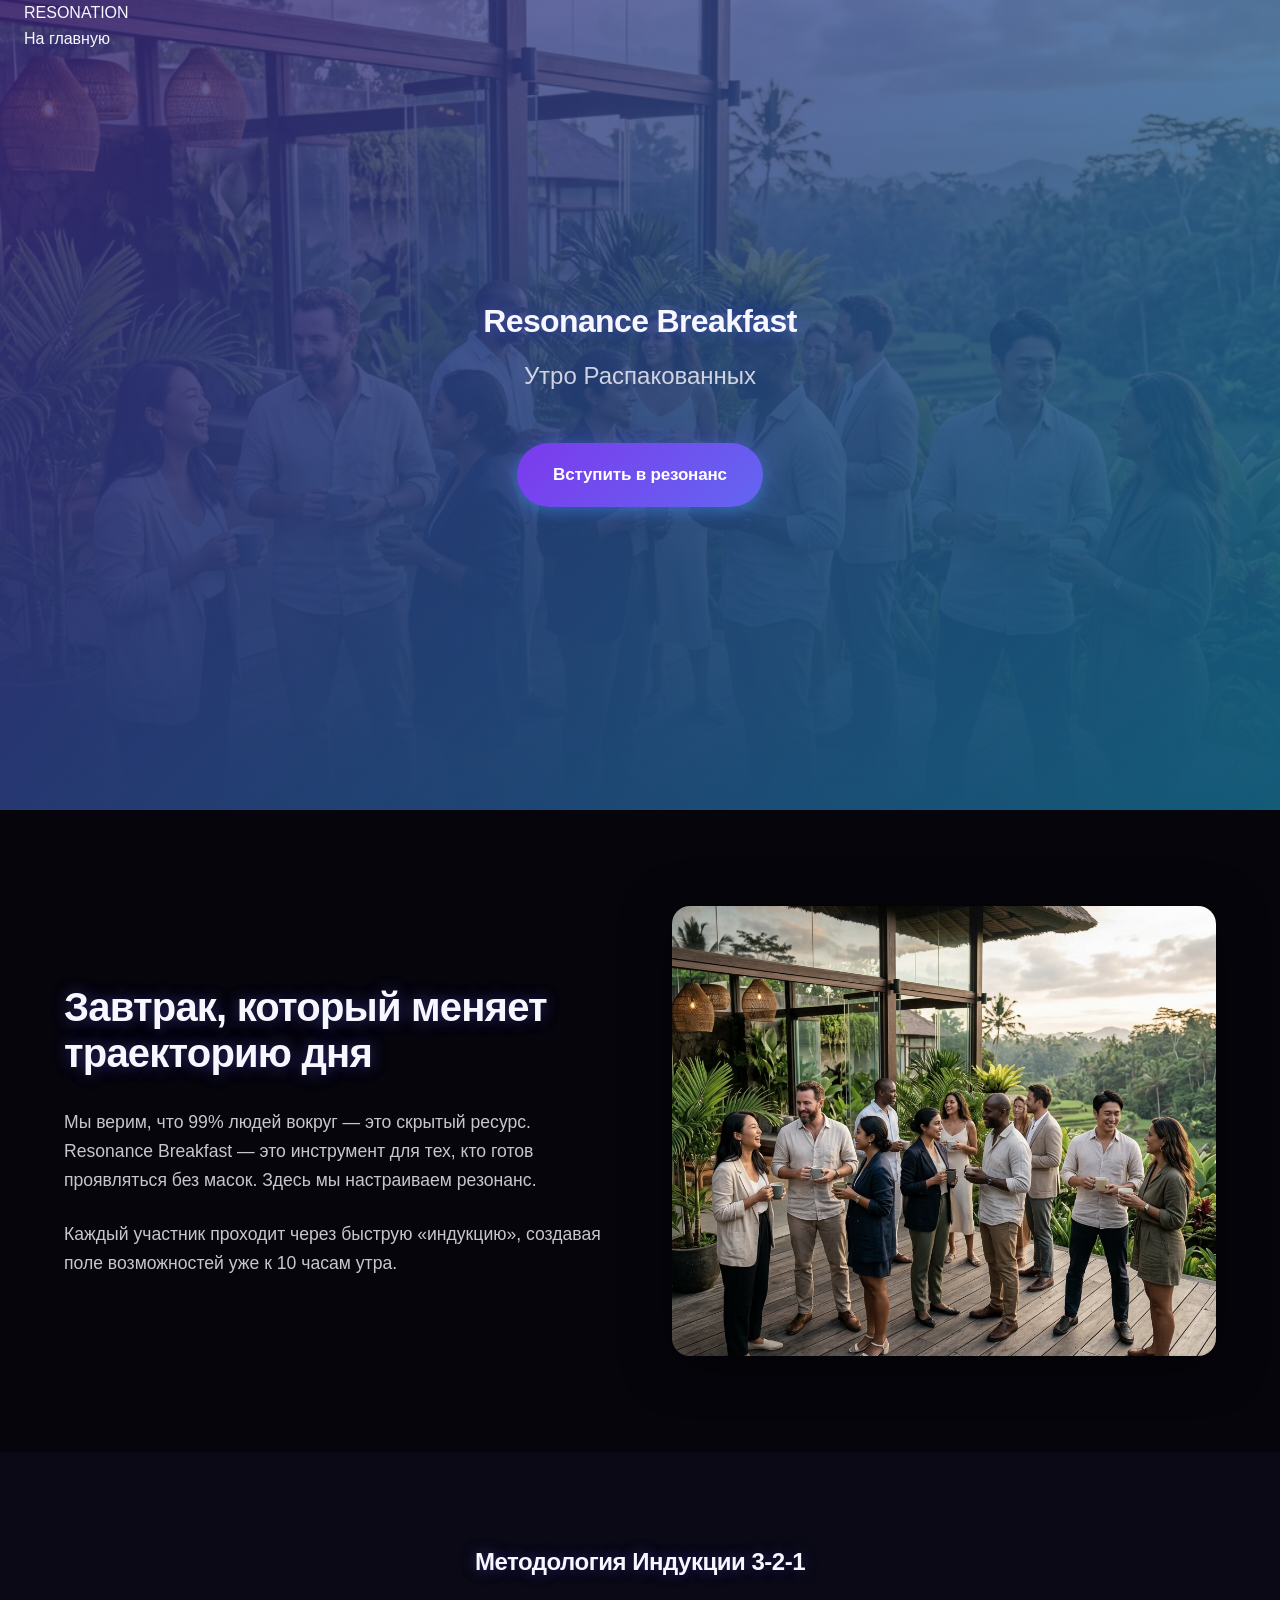
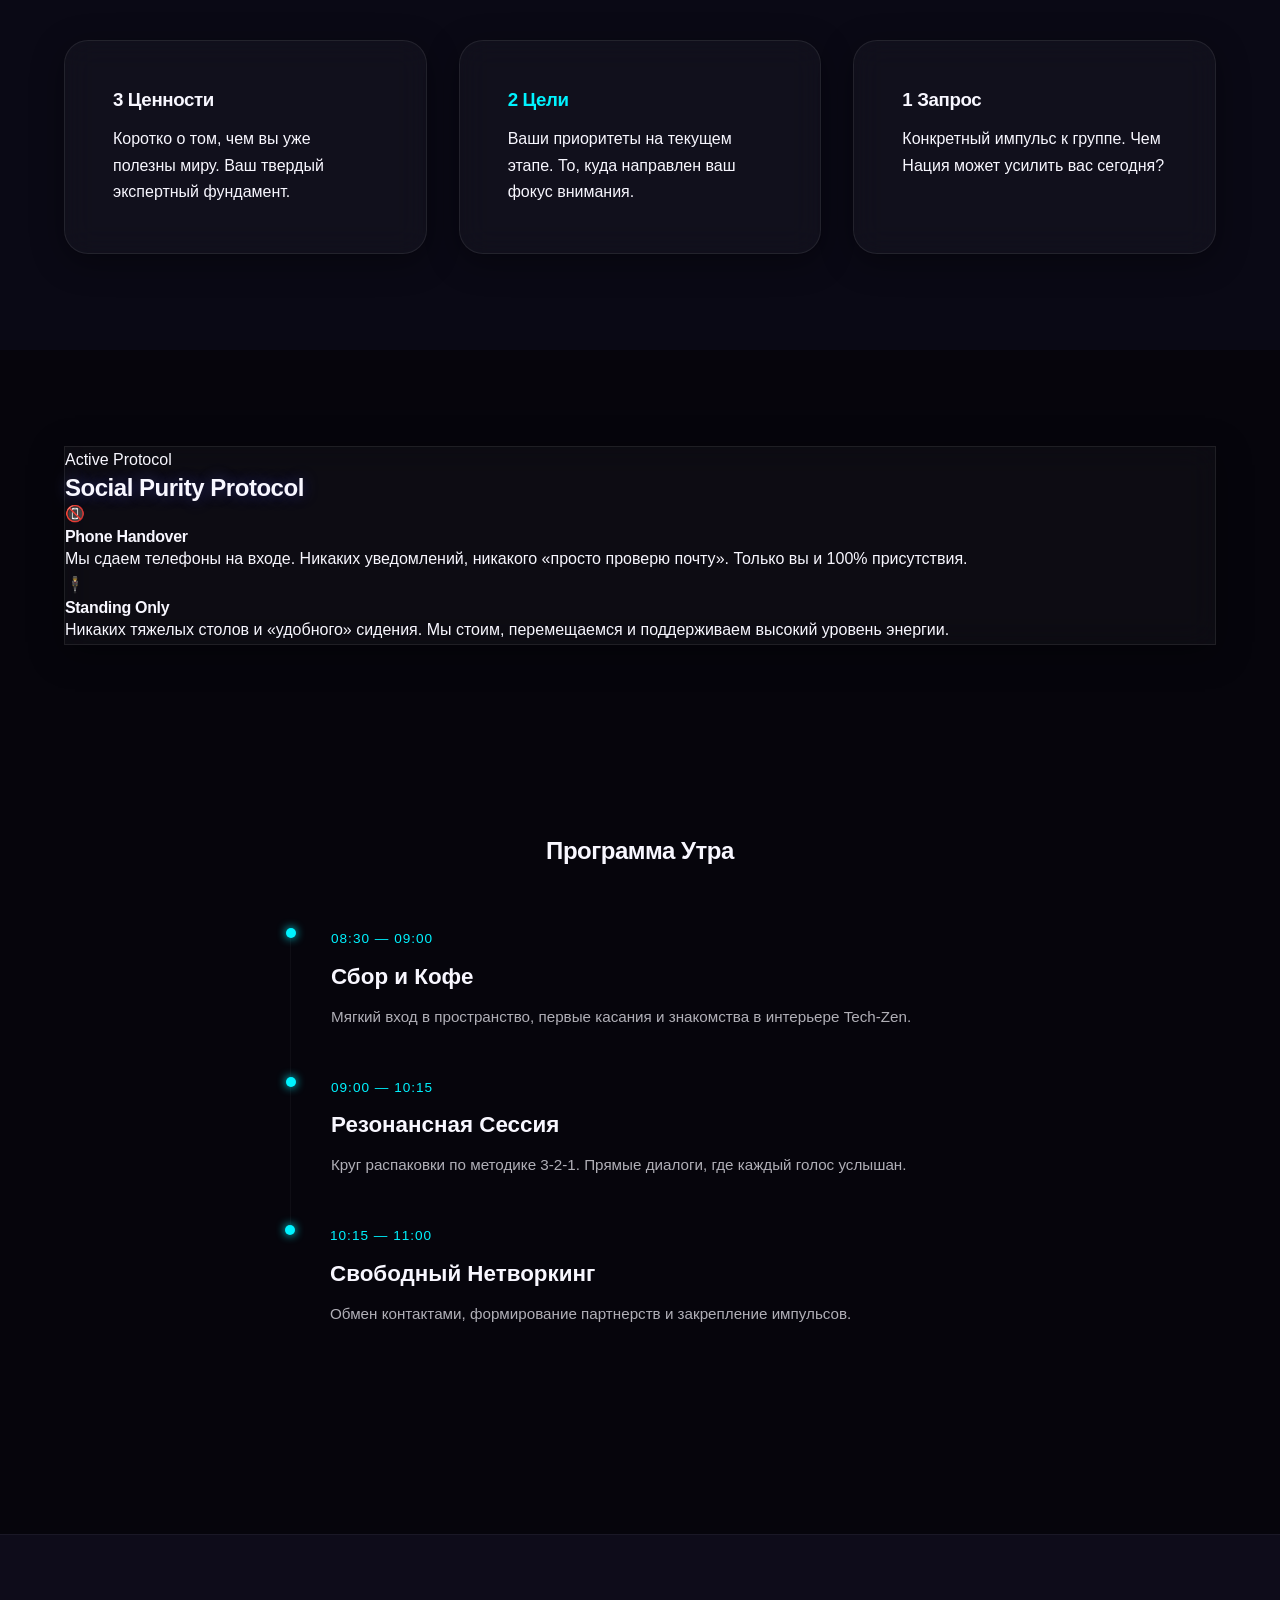
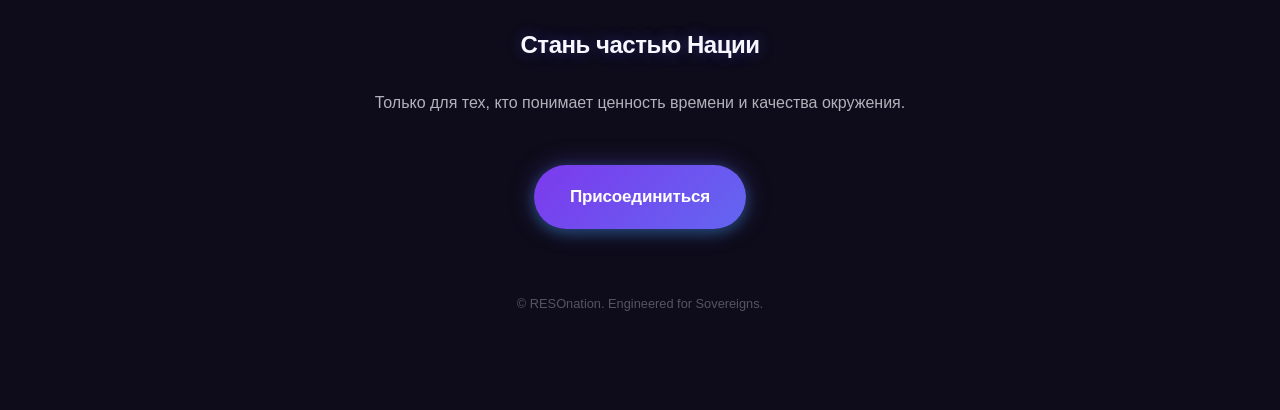
<file: events/breakfast.html>
<!DOCTYPE html>
<html lang="ru">
<head>
    <meta charset="UTF-8">
    <meta name="viewport" content="width=device-width, initial-scale=1.0">
    <title>Resonance Breakfast | RESOnation</title>
    <link rel="stylesheet" href="../styles.css">
    <link rel="stylesheet" href="../events.css">
    <style>
        .breakfast-hero {
            background-image: url('../img-breakfast-standing.png');
            position: relative;
        }
        .breakfast-hero::before {
            content: '';
            position: absolute;
            inset: 0;
            background: linear-gradient(135deg, rgba(110, 69, 226, 0.4) 0%, rgba(33, 212, 253, 0.4) 100%);
            z-index: 1;
        }
        .tribe-content { position: relative; z-index: 2; }
    </style>
</head>
<body class="dark-theme">
    <nav class="nav">
        <div class="nav-container">
            <a href="../index.html" class="logo">RESONATION</a>
            <div class="nav-links">
                <a href="../index.html">На главную</a>
            </div>
        </div>
    </nav>

    <header class="tribe-hero breakfast-hero">
        <div class="tribe-content">
            <h1 class="fade-in glow-text">Resonance Breakfast</h1>
            <p class="fade-in-delayed" style="font-size: 1.5rem; opacity: 0.8; margin-top: 1rem;">Утро Распакованных</p>
            <div style="margin-top: 3rem;">
                <a href="https://t.me/your_bot" class="btn btn--primary btn--lg neon-pulse">Вступить в резонанс</a>
            </div>
        </div>
    </header>

    <section class="section-padding">
        <div class="container">
            <div class="grid-2">
                <div class="fade-in">
                    <h2 class="glow-text" style="font-size: 2.5rem; margin-bottom: 2rem;">Завтрак, который меняет траекторию дня</h2>
                    <p style="font-size: 1.1rem; opacity: 0.8; margin-bottom: 1.5rem;">
                        Мы верим, что 99% людей вокруг — это скрытый ресурс. Resonance Breakfast — это инструмент для тех, кто готов проявляться без масок. Здесь мы настраиваем резонанс.
                    </p>
                    <p style="font-size: 1.1rem; opacity: 0.8;">
                        Каждый участник проходит через быструю «индукцию», создавая поле возможностей уже к 10 часам утра.
                    </p>
                </div>
                <div class="tribe-image fade-in-delayed">
                    <img src="../img-breakfast-standing.png" alt="Tribe Breakfast" style="box-shadow: 0 0 30px rgba(110, 69, 226, 0.3);">
                </div>
            </div>
        </div>
    </section>

    <section class="section-padding" style="background: var(--color-base-2); position: relative; overflow: hidden;">
        <div class="spark-layer"></div>
        <div class="container">
            <h2 class="glow-text" style="text-align: center; margin-bottom: 4rem;">Методология Индукции 3-2-1</h2>
            <div class="tribe-gallery">
                <div class="glass-card rules-card">
                    <h3 style="color: var(--neon-purple); margin-bottom: 1rem;">3 Ценности</h3>
                    <p>Коротко о том, чем вы уже полезны миру. Ваш твердый экспертный фундамент.</p>
                </div>
                <div class="glass-card rules-card">
                    <h3 style="color: var(--neon-blue); margin-bottom: 1rem;">2 Цели</h3>
                    <p>Ваши приоритеты на текущем этапе. То, куда направлен ваш фокус внимания.</p>
                </div>
                <div class="glass-card rules-card">
                    <h3 style="color: var(--neon-cyan); margin-bottom: 1rem;">1 Запрос</h3>
                    <p>Конкретный импульс к группе. Чем Нация может усилить вас сегодня?</p>
                </div>
            </div>
        </div>
    </section>

    <!-- Social Purity Layer -->
    <section class="section-padding protocol-section">
        <div class="container">
            <div class="protocol-card glass-card">
                <div class="protocol-badge">Active Protocol</div>
                <h2 class="glow-text">Social Purity Protocol</h2>
                <div class="protocol-grid">
                    <div class="protocol-item">
                        <div class="protocol-icon">📵</div>
                        <div>
                            <h4>Phone Handover</h4>
                            <p>Мы сдаем телефоны на входе. Никаких уведомлений, никакого «просто проверю почту». Только вы и 100% присутствия.</p>
                        </div>
                    </div>
                    <div class="protocol-item">
                        <div class="protocol-icon">🕴️</div>
                        <div>
                            <h4>Standing Only</h4>
                            <p>Никаких тяжелых столов и «удобного» сидения. Мы стоим, перемещаемся и поддерживаем высокий уровень энергии.</p>
                        </div>
                    </div>
                </div>
            </div>
        </div>
    </section>

    <section class="section-padding">
        <div class="container" style="max-width: 800px;">
            <h2 style="text-align: center; margin-bottom: 4rem;">Программа Утра</h2>
            <div class="timeline">
                <div class="timeline-item">
                    <div class="timeline-time">08:30 — 09:00</div>
                    <div class="timeline-title">Сбор и Кофе</div>
                    <div class="timeline-desc">Мягкий вход в пространство, первые касания и знакомства в интерьере Tech-Zen.</div>
                </div>
                <div class="timeline-item">
                    <div class="timeline-time">09:00 — 10:15</div>
                    <div class="timeline-title">Резонансная Сессия</div>
                    <div class="timeline-desc">Круг распаковки по методике 3-2-1. Прямые диалоги, где каждый голос услышан.</div>
                </div>
                <div class="timeline-item">
                    <div class="timeline-time">10:15 — 11:00</div>
                    <div class="timeline-title">Свободный Нетворкинг</div>
                    <div class="timeline-desc">Обмен контактами, формирование партнерств и закрепление импульсов.</div>
                </div>
            </div>
        </div>
    </section>

    <footer class="section-padding" style="background: var(--color-base-3); text-align: center; border-top: 1px solid rgba(255,255,255,0.05);">
        <h2 class="glow-text" style="margin-bottom: 2rem;">Стань частью Нации</h2>
        <p style="margin-bottom: 3rem; opacity: 0.7;">Только для тех, кто понимает ценность времени и качества окружения.</p>
        <a href="https://t.me/your_bot" class="btn btn--primary btn--lg neon-pulse">Присоединиться</a>
        <p style="margin-top: 4rem; opacity: 0.3; font-size: 0.8rem;">© RESOnation. Engineered for Sovereigns.</p>
    </footer>

    <script>
        document.addEventListener('DOMContentLoaded', () => {
            const observer = new IntersectionObserver((entries) => {
                entries.forEach(entry => {
                    if (entry.isIntersecting) {
                        entry.target.classList.add('visible');
                    }
                });
            }, { threshold: 0.1 });

            document.querySelectorAll('.fade-in, .fade-in-delayed, .rules-card').forEach(el => {
                observer.observe(el);
            });
        });
    </script>
</body>
</html>
</file>
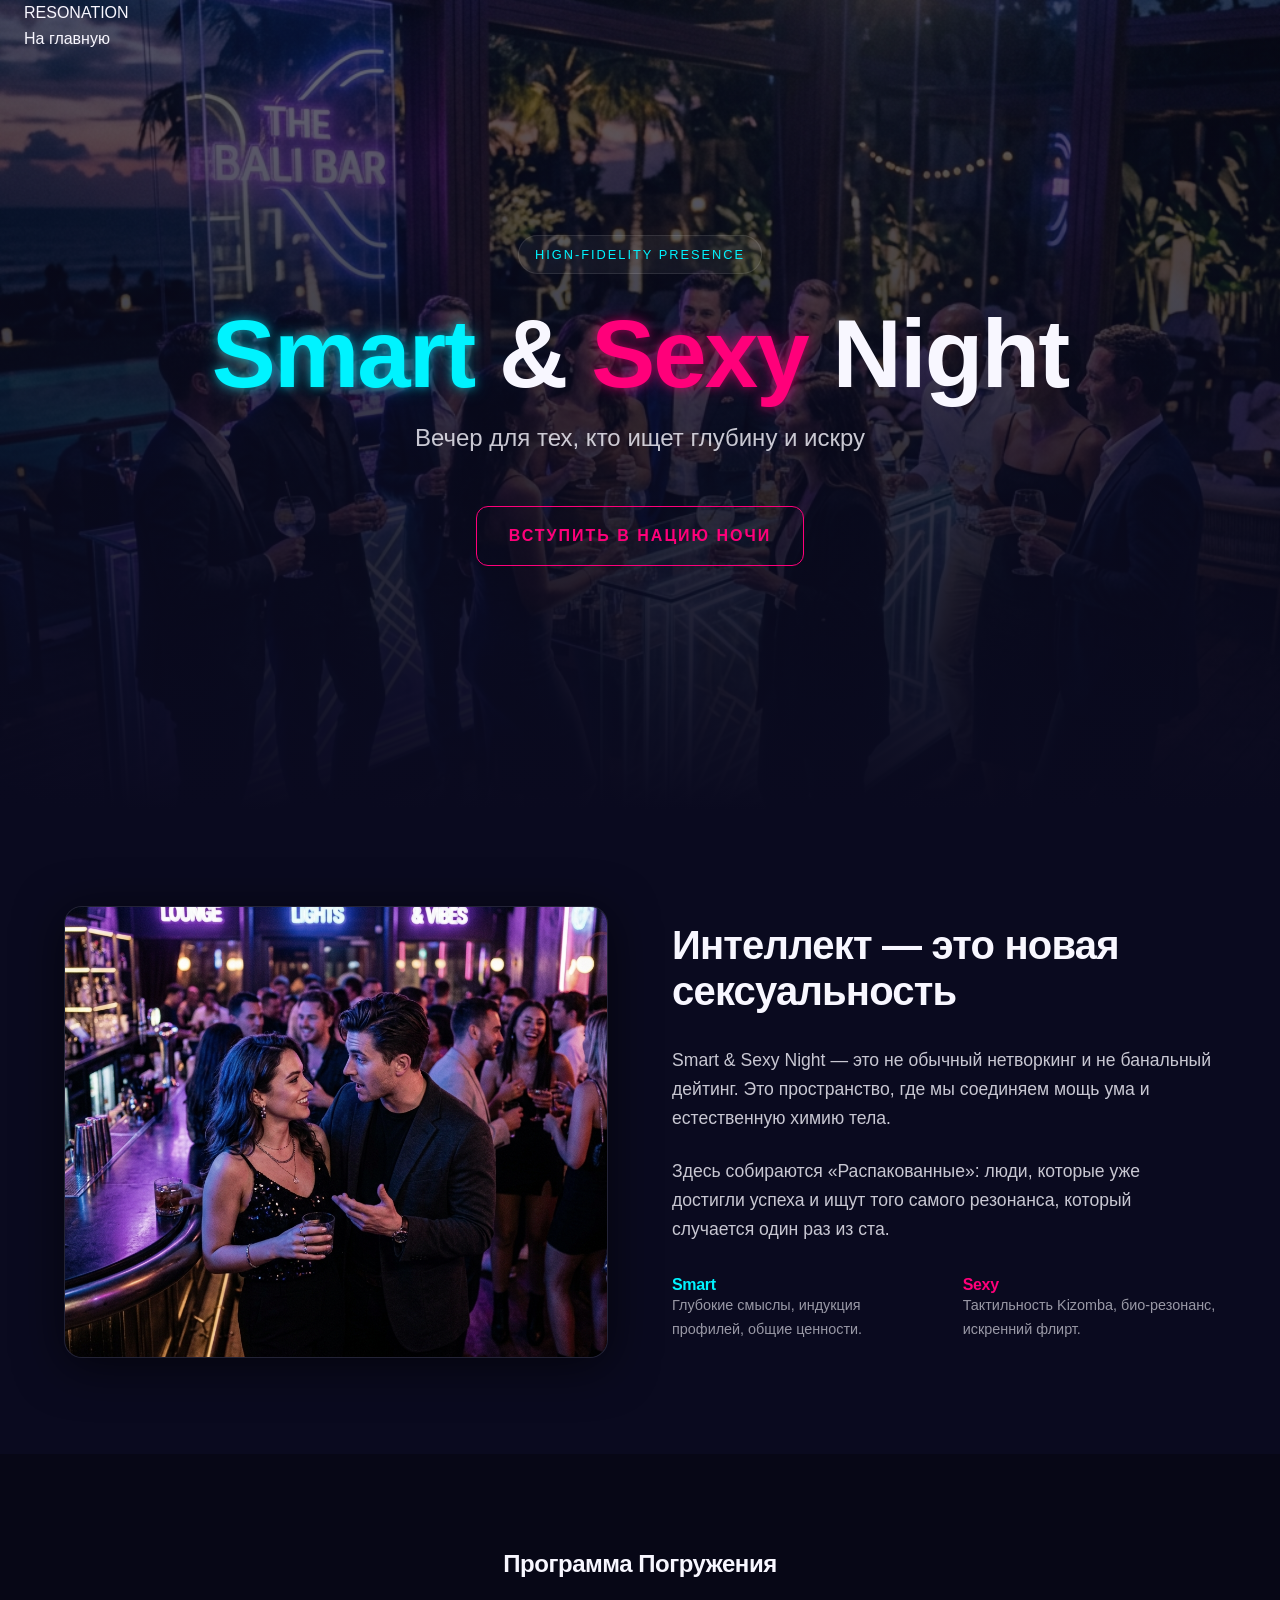
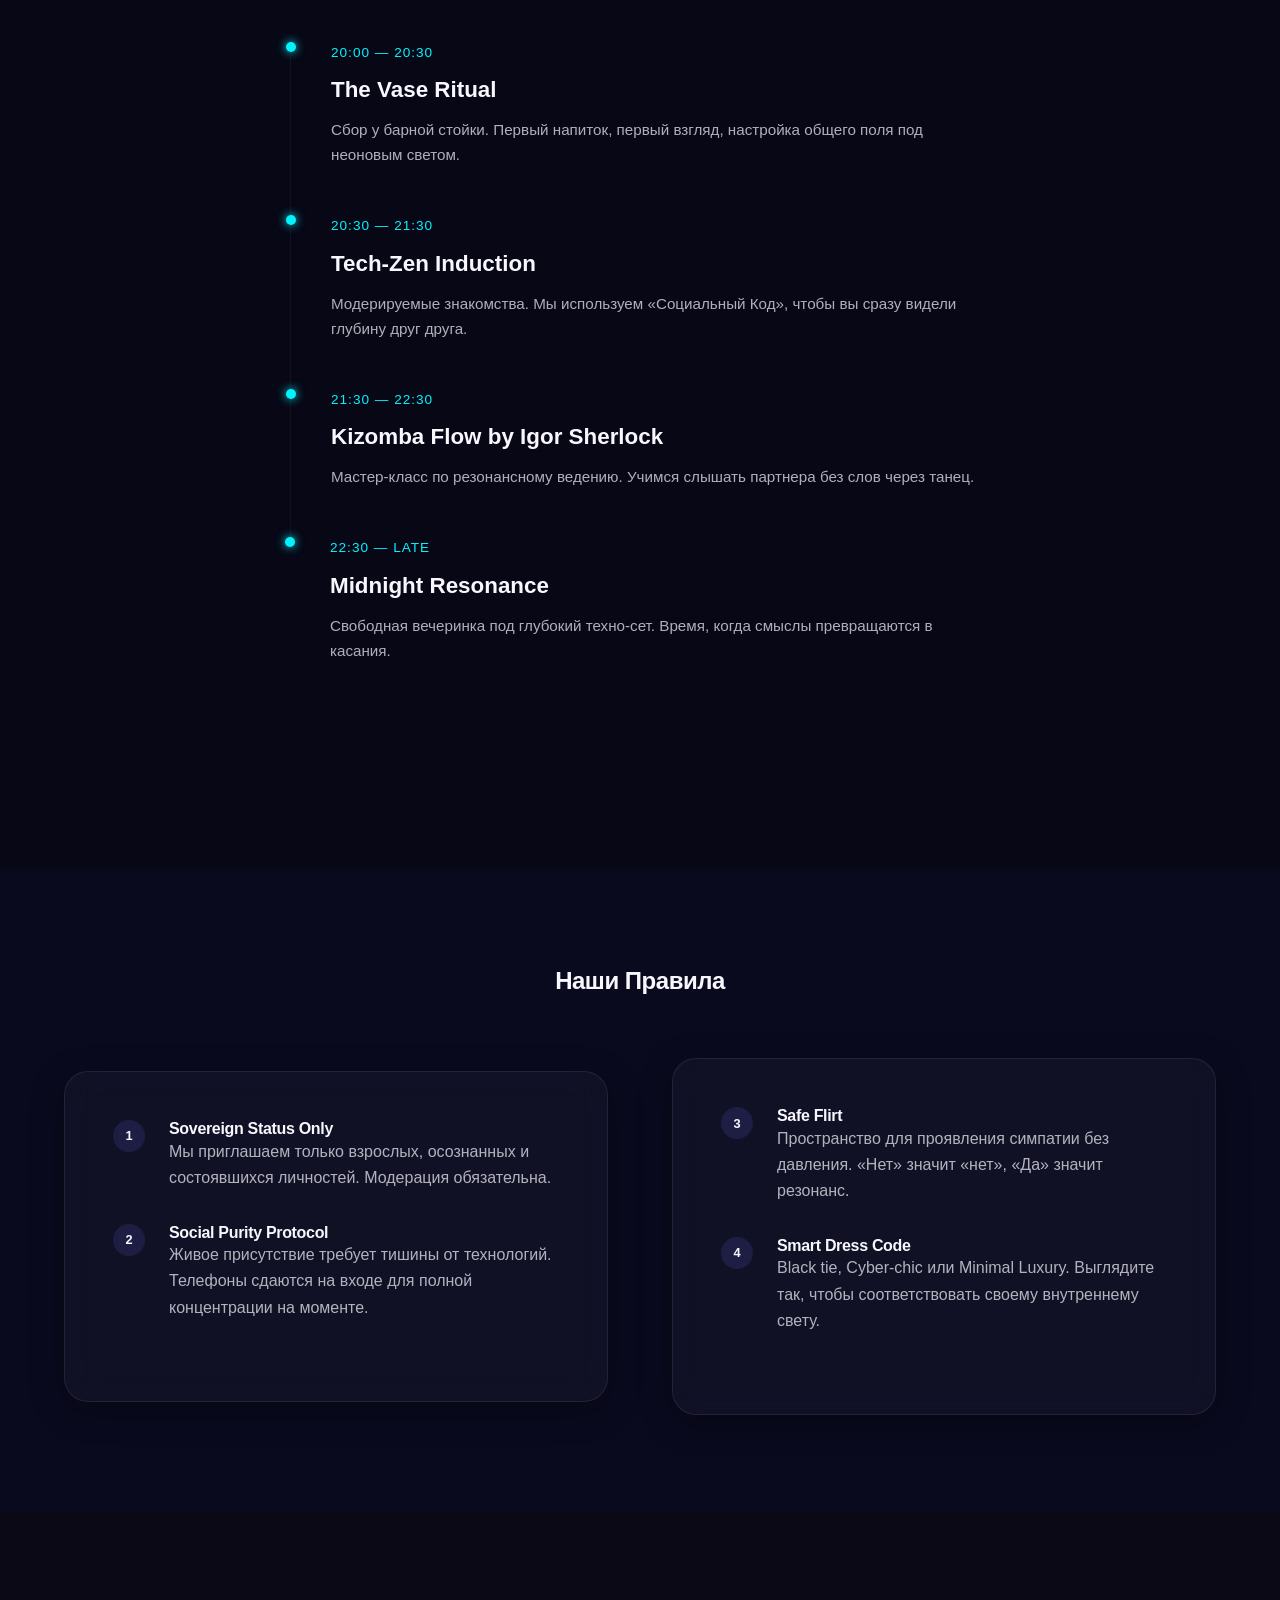
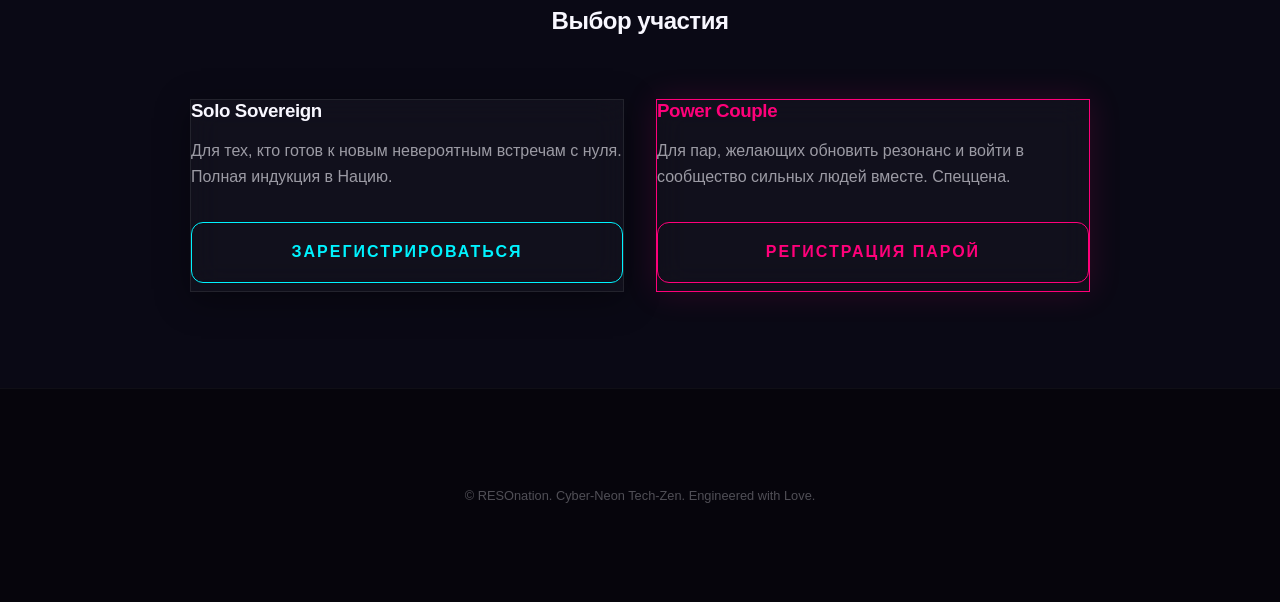
<file: events/smart-sexy.html>
<!DOCTYPE html>
<html lang="ru">
<head>
    <meta charset="UTF-8">
    <meta name="viewport" content="width=device-width, initial-scale=1.0">
    <title>Smart & Sexy Night | RESOnation</title>
    <link rel="stylesheet" href="../styles.css">
    <link rel="stylesheet" href="../events.css">
    <style>
        body { background-color: var(--midnight-navy); color: var(--color-text); }
        .sexy-hero {
            background-image: url('../img-smart-sexy-standing-1.png');
        }
        .accent-sexy { color: var(--neon-pink); }
        .accent-smart { color: var(--neon-blue); }
        
        /* Local Overrides */
        .ticket-card { transition: all 0.4s cubic-bezier(0.175, 0.885, 0.32, 1.275); }
        .ticket-card.featured {
            border: 1px solid var(--neon-pink);
            box-shadow: 0 0 30px rgba(255, 0, 122, 0.15);
        }
        .ticket-card:hover { transform: scale(1.05) translateY(-5px); border-color: var(--neon-blue); }
        
        .hero-title {
            font-size: clamp(3rem, 10vw, 6rem);
            margin-bottom: 1rem;
            line-height: 1;
        }
        
        .protocol-badge {
            display: inline-block;
            background: rgba(255, 255, 255, 0.05);
            border: 1px solid rgba(255, 255, 255, 0.1);
            padding: 0.5rem 1rem;
            border-radius: var(--radius-full);
            font-size: 0.8rem;
            text-transform: uppercase;
            letter-spacing: 2px;
            margin-bottom: 2rem;
            color: var(--neon-blue);
        }
    </style>
</head>
<body class="dark-theme">
    <nav class="nav">
        <div class="nav-container">
            <a href="../index.html" class="logo">RESONATION</a>
            <div class="nav-links">
                <a href="../index.html">На главную</a>
            </div>
        </div>
    </nav>

    <header class="tribe-hero sexy-hero">
        <div class="spark-layer">
            <div class="spark" style="left:10%; --tx: 30px; animation-delay: 0s;"></div>
            <div class="spark" style="left:30%; --tx: -20px; animation-delay: 1s;"></div>
            <div class="spark" style="left:50%; --tx: 40px; animation-delay: 0.5s;"></div>
            <div class="spark" style="left:80%; --tx: -30px; animation-delay: 1.5s;"></div>
        </div>
        <div class="tribe-content">
            <div class="protocol-badge fade-in">Hign-Fidelity Presence</div>
            <h1 class="hero-title fade-in"><span class="neon-text-blue">Smart</span> & <span class="neon-text-pink">Sexy</span> Night</h1>
            <p class="fade-in-delayed" style="font-size: 1.5rem; opacity: 0.8; margin-top: 1rem;">Вечер для тех, кто ищет глубину и искру</p>
            <div style="margin-top: 3rem;">
                <a href="https://t.me/your_bot" class="neon-btn neon-pulse" style="border-color: var(--neon-pink); color: var(--neon-pink);">Вступить в Нацию Ночи</a>
            </div>
        </div>
    </header>

    <section class="section-padding">
        <div class="container">
            <div class="grid-2">
                <div class="tribe-image fade-in glass-card">
                    <img src="../img-smart-sexy-standing-2.png" alt="Tribe at the Bar">
                </div>
                <div class="fade-in-delayed">
                    <h2 style="font-size: 2.5rem; margin-bottom: 2rem;">Интеллект — это новая сексуальность</h2>
                    <p style="font-size: 1.1rem; opacity: 0.8; margin-bottom: 1.5rem;">
                        Smart & Sexy Night — это не обычный нетворкинг и не банальный дейтинг. Это пространство, где мы соединяем мощь ума и естественную химию тела.
                    </p>
                    <p style="font-size: 1.1rem; opacity: 0.8; margin-bottom: 2rem;">
                        Здесь собираются «Распакованные»: люди, которые уже достигли успеха и ищут того самого резонанса, который случается один раз из ста.
                    </p>
                    <div style="display: flex; gap: 2rem;">
                        <div>
                            <h4 class="accent-smart">Smart</h4>
                            <p style="font-size: 0.9rem; opacity: 0.6;">Глубокие смыслы, индукция профилей, общие ценности.</p>
                        </div>
                        <div>
                            <h4 class="accent-sexy">Sexy</h4>
                            <p style="font-size: 0.9rem; opacity: 0.6;">Тактильность Kizomba, био-резонанс, искренний флирт.</p>
                        </div>
                    </div>
                </div>
            </div>
        </div>
    </section>

    <section class="section-padding" style="background: rgba(0,0,0,0.3);">
        <div class="container">
            <h2 style="text-align: center; margin-bottom: 4rem;">Программа Погружения</h2>
            <div class="timeline">
                <div class="timeline-item">
                    <div class="timeline-time">20:00 — 20:30</div>
                    <div class="timeline-title">The Vase Ritual</div>
                    <div class="timeline-desc">Сбор у барной стойки. Первый напиток, первый взгляд, настройка общего поля под неоновым светом.</div>
                </div>
                <div class="timeline-item">
                    <div class="timeline-time">20:30 — 21:30</div>
                    <div class="timeline-title">Tech-Zen Induction</div>
                    <div class="timeline-desc">Модерируемые знакомства. Мы используем «Социальный Код», чтобы вы сразу видели глубину друг друга.</div>
                </div>
                <div class="timeline-item">
                    <div class="timeline-time">21:30 — 22:30</div>
                    <div class="timeline-title">Kizomba Flow by Igor Sherlock</div>
                    <div class="timeline-desc">Мастер-класс по резонансному ведению. Учимся слышать партнера без слов через танец.</div>
                </div>
                <div class="timeline-item">
                    <div class="timeline-time">22:30 — Late</div>
                    <div class="timeline-title">Midnight Resonance</div>
                    <div class="timeline-desc">Свободная вечеринка под глубокий техно-сет. Время, когда смыслы превращаются в касания.</div>
                </div>
            </div>
        </div>
    </section>

    <section class="section-padding">
        <div class="container">
            <h2 style="text-align: center; margin-bottom: 4rem;">Наши Правила</h2>
            <div class="grid-2">
                <div class="rules-card glass-card">
                    <div class="rule-item">
                        <div class="rule-icon">1</div>
                        <div>
                            <h4>Sovereign Status Only</h4>
                            <p style="opacity: 0.7;">Мы приглашаем только взрослых, осознанных и состоявшихся личностей. Модерация обязательна.</p>
                        </div>
                    </div>
                    <div class="rule-item">
                        <div class="rule-icon">2</div>
                        <div>
                            <h4>Social Purity Protocol</h4>
                            <p style="opacity: 0.7;">Живое присутствие требует тишины от технологий. Телефоны сдаются на входе для полной концентрации на моменте.</p>
                        </div>
                    </div>
                </div>
                <div class="rules-card glass-card">
                    <div class="rule-item">
                        <div class="rule-icon">3</div>
                        <div>
                            <h4>Safe Flirt</h4>
                            <p style="opacity: 0.7;">Пространство для проявления симпатии без давления. «Нет» значит «нет», «Да» значит резонанс.</p>
                        </div>
                    </div>
                    <div class="rule-item">
                        <div class="rule-icon">4</div>
                        <div>
                            <h4>Smart Dress Code</h4>
                            <p style="opacity: 0.7;">Black tie, Cyber-chic или Minimal Luxury. Выглядите так, чтобы соответствовать своему внутреннему свету.</p>
                        </div>
                    </div>
                </div>
            </div>
        </div>
    </section>

    <section class="section-padding" style="background: var(--color-base-2);">
        <div class="container">
            <h2 style="text-align: center; margin-bottom: 4rem;">Выбор участия</h2>
            <div class="tribe-gallery" style="max-width: 900px; margin: 0 auto;">
                <div class="ticket-card glass-card">
                    <h3 style="margin-bottom: 1rem;">Solo Sovereign</h3>
                    <p style="opacity: 0.6; margin-bottom: 2rem;">Для тех, кто готов к новым невероятным встречам с нуля. Полная индукция в Нацию.</p>
                    <a href="https://t.me/your_bot" class="neon-btn" style="width: 100%;">Зарегистрироваться</a>
                </div>
                <div class="ticket-card featured glass-card">
                    <h3 class="accent-sexy" style="margin-bottom: 1rem;">Power Couple</h3>
                    <p style="opacity: 0.6; margin-bottom: 2rem;">Для пар, желающих обновить резонанс и войти в сообщество сильных людей вместе. Спеццена.</p>
                    <a href="https://t.me/your_bot" class="neon-btn" style="width: 100%; border-color: var(--neon-pink); color: var(--neon-pink);">Регистрация парой</a>
                </div>
            </div>
        </div>
    </section>

    <footer class="footer section-padding" style="text-align: center;">
        <p style="opacity: 0.3; font-size: 0.8rem;">© RESOnation. Cyber-Neon Tech-Zen. Engineered with Love.</p>
    </footer>

    <script>
        document.addEventListener('DOMContentLoaded', () => {
            const observer = new IntersectionObserver((entries) => {
                entries.forEach(entry => {
                    if (entry.isIntersecting) {
                        entry.target.classList.add('visible');
                    }
                });
            }, { threshold: 0.1 });

            document.querySelectorAll('.fade-in, .fade-in-delayed, .rules-card, .ticket-card').forEach(el => {
                observer.observe(el);
            });
        });
    </script>
</body>
</html>
</file>
<file: styles.css>
/* ═══════════════════════════════════════════════════════════
   RESOnation — Tech-Zen Design System
   ═══════════════════════════════════════════════════════════ */

:root {
  /* ═══ Reflect.app Aesthetic Theme: Electric Midnight ═══ */
  --color-base:   #06050C;
  --color-base-2: #0A0915;
  --color-base-3: rgba(18, 16, 32, 0.7);

  /* Reflect Electric Indigo */
  --color-blue:       #6366F1;
  --color-blue-rgb:   99, 102, 241;
  --color-blue-glow:  rgba(99, 102, 241, 0.22);
  --color-blue-dim:   rgba(99, 102, 241, 0.08);

  /* Reflect Electric Violet */
  --color-purple:     #7C3AED;
  --color-purple-rgb: 124, 58, 237;

  /* Premium Gradient */
  --gradient-primary: linear-gradient(135deg, var(--color-purple), var(--color-blue));
  --text-glow-blue:   0 0 15px rgba(99, 102, 241, 0.4), 0 0 30px rgba(99, 102, 241, 0.1);
  --text-glow-purple: 0 0 15px rgba(124, 58, 237, 0.4), 0 0 30px rgba(124, 58, 237, 0.1);

  /* Reflect Pastel Purple */
  --color-copper:       #A78BFA;
  --color-copper-rgb:   167, 139, 250;
  --color-copper-glow:  rgba(167, 139, 250, 0.22);
  --color-copper-dim:   rgba(167, 139, 250, 0.08);

  /* Warm / Muted White Text */
  --color-text:        #F8F7FF;
  --color-text-muted:  rgba(248, 247, 255, 0.65);
  --color-text-subtle: rgba(248, 247, 255, 0.2);

  /* Structure */
  --color-border:        rgba(255, 255, 255, 0.04);
  --color-border-strong: rgba(99, 102, 241, 0.15);
  --color-nav-bg:        rgba(6, 5, 12, 0.85);
  --color-card-bg:       rgba(18, 16, 32, 0.55);

  --font: 'Inter', -apple-system, BlinkMacSystemFont, 'Segoe UI', sans-serif;

  --radius-sm:   6px;
  --radius-md:   12px;
  --radius-lg:   18px;
  --radius-xl:   24px;
  --radius-full: 9999px;

  --shadow-blue:   0 4px 32px rgba(99, 102, 241, 0.15), 0 0 80px rgba(99, 102, 241, 0.05);
  --shadow-copper: 0 4px 32px rgba(167, 139, 250, 0.15), 0 0 80px rgba(167, 139, 250, 0.05);
  --shadow-card:   0 8px 48px rgba(0, 0, 0, 0.6), 0 1px 0 rgba(255, 255, 255, 0.02) inset;
  --shadow-nav:    0 2px 40px rgba(0, 0, 0, 0.6);
}

/* ═══ LIGHT THEME — Light Reflect Aesthetic ═══ */
[data-theme="light"] {
  /* Premium Slate-grey bases for depth and solid presence */
  --color-base:   #D6D4DE; /* refined medium slate-grey */
  --color-base-2: #E5E3EB; /* slightly lighter slate-grey alternating background */
  --color-base-3: rgba(255, 255, 255, 0.45); /* translucent track bg */

  /* Deep Indigo Accent for rich contrast */
  --color-blue:      #3628D5; 
  --color-blue-rgb:  54, 40, 213;
  --color-blue-glow: rgba(54, 40, 213, 0.14);
  --color-blue-dim:  rgba(54, 40, 213, 0.08);

  /* Deep Violet Accent */
  --color-copper:      #5E1EE8; 
  --color-copper-rgb:  94, 30, 232;
  --color-copper-glow: rgba(94, 30, 232, 0.14);
  --color-copper-dim:  rgba(94, 30, 232, 0.08);

  /* High contrast text */
  --color-text:        #09080E; /* almost pure deep black/indigo */
  --color-text-muted:  #292830; /* dark grey-indigo for highly readable body copy */
  --color-text-subtle: rgba(9, 8, 14, 0.28);

  /* Structure */
  --color-border:        rgba(54, 40, 213, 0.08);
  --color-border-strong: rgba(54, 40, 213, 0.18);
  --color-nav-bg:        rgba(214, 212, 222, 0.85); /* semi-transparent frosted nav */
  --color-card-bg:       rgba(255, 255, 255, 0.65); /* frosted glass card base */

  --shadow-blue:   0 8px 32px rgba(54, 40, 213, 0.06), 0 1px 4px rgba(54, 40, 213, 0.02);
  --shadow-copper: 0 8px 32px rgba(94, 30, 232, 0.06), 0 1px 4px rgba(94, 30, 232, 0.02);
  --shadow-card:   0 8px 36px rgba(0, 0, 0, 0.06), 0 1px 0 rgba(255, 255, 255, 0.8) inset;
  --shadow-nav:    0 4px 30px rgba(0, 0, 0, 0.04);
}

/* ── Reset ──────────────────────────────────────────────── */
*, *::before, *::after { box-sizing: border-box; margin: 0; padding: 0; }
html { scroll-behavior: smooth; font-size: 16px; }
body {
  font-family: var(--font);
  background: var(--color-base);
  color: var(--color-text);
  overflow-x: hidden;
  line-height: 1.65;
  -webkit-font-smoothing: antialiased;
}
img { max-width: 100%; display: block; }
a { text-decoration: none; color: inherit; }
ul { list-style: none; }

/* ── Typography ─────────────────────────────────────────── */
h1, h2, h3, h4 {
  font-weight: 700;
  letter-spacing: -0.02em;
  line-height: 1.15;
}

/* ── Utility ────────────────────────────────────────────── */
.section__container {
  max-width: 1160px;
  margin: 0 auto;
  padding: 0 24px;
}
.section {
  padding: 120px 0;
  position: relative;
}
.section__header {
  text-align: center;
  max-width: 720px;
  margin: 0 auto 72px;
}
.section__label {
  display: inline-block;
  font-size: 11px;
  font-weight: 600;
  letter-spacing: 0.18em;
  text-transform: uppercase;
  color: var(--color-blue);
  border: 1px solid var(--color-blue-dim);
  background: var(--color-blue-dim);
  padding: 4px 14px;
  border-radius: var(--radius-full);
  margin-bottom: 20px;
  text-shadow: var(--text-glow-blue);
}
.section__title {
  font-size: clamp(2rem, 4.5vw, 3.2rem);
  color: var(--color-text);
  margin-bottom: 18px;
  text-shadow: 0 0 20px rgba(255,255,255,0.05);
}
.section__sub {
  font-size: 1.125rem;
  color: var(--color-text-muted);
  line-height: 1.7;
}

/* Glow Utilities */
.glow-text { text-shadow: var(--text-glow-blue); }
.glow-text--purple { text-shadow: var(--text-glow-purple); }

/* ── Buttons ────────────────────────────────────────────── */
.btn {
  display: inline-flex;
  align-items: center;
  gap: 8px;
  font-family: var(--font);
  font-weight: 600;
  border-radius: var(--radius-full);
  cursor: pointer;
  border: none;
  transition: all 0.25s cubic-bezier(0.4, 0, 0.2, 1);
  letter-spacing: -0.01em;
}
.btn--primary {
  background: var(--gradient-primary);
  color: #fff;
  padding: 14px 28px;
  font-size: 0.9375rem;
  box-shadow: 0 0 24px rgba(110, 69, 226, 0.35), 0 4px 14px rgba(33, 212, 253, 0.3);
}
.btn--primary:hover {
  filter: brightness(1.1);
  box-shadow: 0 0 40px rgba(110, 69, 226, 0.55), 0 8px 24px rgba(33, 212, 253, 0.4);
  transform: translateY(-2px);
}
.btn--ghost {
  background: transparent;
  color: var(--color-text);
  padding: 13px 28px;
  font-size: 0.9375rem;
  border: 1px solid var(--color-border-strong);
}
.btn--ghost:hover {
  border-color: rgba(245,245,247,0.3);
  background: rgba(245,245,247,0.05);
  transform: translateY(-2px);
}
.btn--sm { padding: 10px 20px; font-size: 0.875rem; }
.btn--lg { padding: 18px 36px; font-size: 1.0625rem; }
.btn--xl { padding: 20px 48px; font-size: 1.125rem; }

/* ─────────────────────────────────────────────────────────
   NAV
───────────────────────────────────────────────────────── */
.nav {
  position: fixed;
  top: 0; left: 0; right: 0;
  z-index: 1000;
  padding: 0 24px;
  transition: background 0.3s, border-color 0.3s;
}
.nav.scrolled {
  background: var(--color-nav-bg);
  backdrop-filter: blur(16px) saturate(180%);
  -webkit-backdrop-filter: blur(16px) saturate(180%);
  border-bottom: 1px solid var(--color-border);
  box-shadow: var(--shadow-nav);
}
.nav__inner {
  max-width: 1160px;
  margin: 0 auto;
  display: flex;
  align-items: center;
  justify-content: space-between;
  height: 72px;
  gap: 32px;
}
.nav__logo {
  font-size: 1.25rem;
  font-weight: 800;
  letter-spacing: -0.03em;
  flex-shrink: 0;
}
.logo-reso { color: var(--color-blue); text-shadow: var(--text-glow-blue); }
.logo-nation { color: var(--color-text); }
.nav__links {
  display: flex;
  gap: 32px;
  align-items: center;
}
.nav__links a {
  font-size: 0.875rem;
  font-weight: 500;
  color: var(--color-text-muted);
  transition: color 0.2s;
}
.nav__links a:hover { color: var(--color-text); }
.nav__burger {
  display: none;
  flex-direction: column;
  gap: 5px;
  background: none;
  border: none;
  cursor: pointer;
  padding: 4px;
}
.nav__burger span {
  display: block;
  width: 22px;
  height: 2px;
  background: var(--color-text);
  border-radius: 2px;
  transition: transform 0.3s, opacity 0.3s;
}
.nav__mobile {
  display: none;
  flex-direction: column;
  padding: 20px 0;
  gap: 16px;
  border-top: 1px solid var(--color-border);
  background: var(--color-nav-bg);
  backdrop-filter: blur(20px) saturate(160%);
  -webkit-backdrop-filter: blur(20px) saturate(160%);
}
.nav__mobile a {
  font-size: 1rem;
  font-weight: 500;
  color: var(--color-text-muted);
  padding: 8px 0;
  border-bottom: 1px solid var(--color-border);
}
.nav__mobile a:last-child { border-bottom: none; }
.nav__mobile.open { display: flex; }

/* Language Switcher */
.lang-switcher {
  display: flex;
  gap: 12px;
  align-items: center;
  margin-left: 16px;
  padding-left: 16px;
  border-left: 1px solid var(--color-border);
}

.lang-link {
  font-size: 0.75rem;
  font-weight: 700;
  text-transform: uppercase;
  color: var(--color-text-muted);
  text-decoration: none;
  transition: all 0.2s ease;
  letter-spacing: 0.05em;
}

.lang-link:hover {
  color: var(--color-text);
}

.lang-link.active {
  color: var(--color-blue);
  text-shadow: 0 0 10px rgba(0, 122, 255, 0.3);
}

@media (max-width: 768px) {
  .lang-switcher {
    margin: 16px 0 0 0;
    padding: 16px 0 0 0;
    border-left: none;
    border-top: 1px solid var(--color-border);
    justify-content: center;
  }
}

/* ── Theme Toggle — Realistic Moon/Sun ──────────────── */
.theme-btn {
  flex-shrink: 0;
  width: 32px;
  height: 32px;
  padding: 0;
  border-radius: 50%;
  border: none;
  cursor: pointer;
  background: #EDCA6C; /* Sun color */
  position: relative;
  overflow: hidden;
  box-shadow: 0 0 15px rgba(237, 202, 108, 0.4);
  transition: transform 0.4s cubic-bezier(0.34, 1.56, 0.64, 1), box-shadow 0.3s ease;
}

/* The Crescent Mask */
.theme-btn::before {
  content: '';
  position: absolute;
  top: 0;
  right: -100%; /* Hidden by default in Light mode */
  width: 100%;
  height: 100%;
  background: #0D0D11; /* Space color */
  border-radius: 50%;
  transition: right 0.4s cubic-bezier(0.4, 0, 0.2, 1);
  z-index: 1;
}

/* Moon surface details or shadow */
.theme-btn::after {
  content: '';
  position: absolute;
  top: 0;
  left: 0;
  width: 100%;
  height: 100%;
  background: radial-gradient(circle at 70% 30%, rgba(255,255,255,0.1) 0%, transparent 60%);
  opacity: 0;
  transition: opacity 0.4s ease;
  z-index: 2;
}

/* Dark Theme State Override (handled by data-theme) */
[data-theme="dark"] .theme-btn {
  background: #D1D1D6; /* Moon color */
  box-shadow: 0 0 15px rgba(255, 255, 255, 0.1);
}

[data-theme="dark"] .theme-btn::before {
  right: -30%; /* Offset to create crescent shape */
}

[data-theme="dark"] .theme-btn::after {
  opacity: 1;
}

.theme-btn:hover {
  transform: scale(1.15) rotate(15deg);
  box-shadow: 0 0 20px rgba(237, 202, 108, 0.6);
}

[data-theme="dark"] .theme-btn:hover {
  box-shadow: 0 0 20px rgba(255, 255, 255, 0.2);
}

.theme-btn:active { transform: scale(0.92); }

/* ─────────────────────────────────────────────────────────
   HERO
───────────────────────────────────────────────────────── */
.hero {
  min-height: 100vh;
  display: flex;
  flex-direction: column;
  align-items: center;
  justify-content: center;
  position: relative;
  overflow: hidden;
  padding: 120px 24px 80px;
}
.hero__canvas {
  position: absolute;
  inset: 0;
  width: 100%;
  height: 100%;
  opacity: 0.7;
}
.hero__grid {
  position: absolute;
  inset: 0;
  background-image:
    linear-gradient(rgba(0, 122, 255, 0.04) 1px, transparent 1px),
    linear-gradient(90deg, rgba(0, 122, 255, 0.04) 1px, transparent 1px);
  background-size: 60px 60px;
  pointer-events: none;
}
.hero__content {
  position: relative;
  z-index: 2;
  text-align: center;
  max-width: 860px;
  display: flex;
  flex-direction: column;
  align-items: center;
  gap: 0;
}
.hero__tag {
  display: inline-flex;
  align-items: center;
  gap: 8px;
  font-size: 11px;
  font-weight: 600;
  letter-spacing: 0.16em;
  text-transform: uppercase;
  color: var(--color-text-muted);
  border: 1px solid var(--color-border-strong);
  padding: 6px 16px;
  border-radius: var(--radius-full);
  margin-bottom: 36px;
  backdrop-filter: blur(8px);
}
.pulse-dot {
  width: 6px;
  height: 6px;
  border-radius: 50%;
  background: var(--color-copper);
  box-shadow: 0 0 8px var(--color-copper);
  animation: pulse 2s ease-in-out infinite;
}
@keyframes pulse {
  0%, 100% { opacity: 1; transform: scale(1); }
  50% { opacity: 0.5; transform: scale(0.8); }
}
.hero__title {
  font-size: clamp(4rem, 10vw, 8rem);
  font-weight: 900;
  letter-spacing: -0.04em;
  line-height: 1;
  margin-bottom: 28px;
}
.hero__reso {
  background: var(--gradient-primary);
  -webkit-background-clip: text;
  background-clip: text;
  color: transparent;
  filter: drop-shadow(0 0 20px rgba(110, 69, 226, 0.4));
  text-shadow: none;
}
.hero__nation {
  color: var(--color-text);
}
.hero__slogan {
  font-size: clamp(1.125rem, 2.5vw, 1.5rem);
  font-weight: 500;
  color: var(--color-text);
  letter-spacing: -0.01em;
  margin-bottom: 20px;
  line-height: 1.4;
}
.hero__body {
  font-size: 1.0625rem;
  color: var(--color-text-muted);
  max-width: 580px;
  line-height: 1.7;
  margin-bottom: 44px;
}
.hero__body strong { color: var(--color-copper); }
.hero__actions {
  display: flex;
  gap: 14px;
  flex-wrap: wrap;
  justify-content: center;
  margin-bottom: 72px;
}
.hero__stats {
  display: flex;
  align-items: center;
  gap: 40px;
  padding: 24px 40px;
  background: rgba(255,255,255,0.03);
  border: 1px solid var(--color-border);
  border-radius: var(--radius-lg);
  backdrop-filter: blur(16px);
  flex-wrap: wrap;
  justify-content: center;
}
.stat {
  display: flex;
  flex-direction: column;
  align-items: center;
  gap: 4px;
}
.stat__num {
  font-size: 1.625rem;
  font-weight: 800;
  color: var(--color-blue);
  letter-spacing: -0.03em;
}
.stat__label {
  font-size: 0.75rem;
  color: var(--color-text-muted);
  font-weight: 500;
}
.stat__divider {
  width: 1px;
  height: 36px;
  background: var(--color-border-strong);
}
.hero__scroll-hint {
  position: absolute;
  bottom: 36px;
  left: 50%;
  transform: translateX(-50%);
  display: flex;
  flex-direction: column;
  align-items: center;
  gap: 8px;
  color: var(--color-text-subtle);
  font-size: 10px;
  letter-spacing: 0.12em;
  text-transform: uppercase;
}
.scroll-wheel {
  animation: scrollBounce 2s ease-in-out infinite;
}
@keyframes scrollBounce {
  0%, 100% { cy: 7; }
  50% { cy: 14; }
}
.glow-11 {
  color: var(--color-copper);
  text-shadow: 0 0 40px rgba(255, 140, 66, 0.6), 0 0 80px rgba(255, 140, 66, 0.2);
}

/* ─────────────────────────────────────────────────────────
   PROBLEM
───────────────────────────────────────────────────────── */
.problem {
  background: linear-gradient(180deg, var(--color-base) 0%, var(--color-base-2) 100%);
}
.engine-diagram {
  display: flex;
  flex-direction: column;
  align-items: center;
  gap: 36px;
  width: 100%;
}
.reflect-radar-container {
  position: relative;
  width: 100%;
  max-width: 600px;
  height: 320px;
  display: flex;
  flex-direction: column;
  align-items: center;
  justify-content: flex-end;
  margin: 0 auto;
}
.reflect-radar {
  width: 100%;
  height: 100%;
  overflow: visible;
}
.radar__center-node {
  transform-origin: 300px 300px;
  animation: coreGlowPulse 4s ease-in-out infinite;
}
@keyframes coreGlowPulse {
  0%, 100% { filter: brightness(1); }
  50% { filter: brightness(1.2) drop-shadow(0 0 4px rgba(124,58,237,0.3)); }
}
.radar-node {
  transition: r 0.3s ease, fill 0.3s ease, filter 0.3s ease;
  filter: drop-shadow(0 0 3px currentColor);
}
.radar-node-halo {
  pointer-events: none;
  transform-origin: center;
  animation: radarHaloPulse 3s ease-in-out infinite;
}
@keyframes radarHaloPulse {
  0%, 100% { r: 6px; opacity: 0.1; }
  50% { r: 12px; opacity: 0.3; }
}
.radar-pill-badge {
  position: absolute;
  bottom: 8px;
  left: 50%;
  transform: translateX(-50%);
  z-index: 5;
  font-size: 11px;
  font-weight: 700;
  letter-spacing: 0.08em;
  text-transform: uppercase;
  color: var(--color-blue);
  background: var(--color-base-3);
  border: 1px solid var(--color-border-strong);
  padding: 8px 18px;
  border-radius: var(--radius-full);
  white-space: nowrap;
  box-shadow: 0 4px 20px rgba(0,0,0,0.5), 0 0 15px rgba(99, 102, 241, 0.15);
  backdrop-filter: blur(12px);
  -webkit-backdrop-filter: blur(12px);
}
.radar-edge {
  stroke-dasharray: 2 2;
  animation: edgePulse 5s ease-in-out infinite;
}
@keyframes edgePulse {
  0%, 100% { opacity: 0.2; }
  50% { opacity: 0.6; }
}
.friction-items {
  display: flex;
  gap: 20px;
  flex-wrap: wrap;
  justify-content: center;
}
.friction-item {
  display: flex;
  align-items: center;
  gap: 10px;
  padding: 12px 20px;
  background: rgba(255,59,59,0.06);
  border: 1px solid rgba(255,59,59,0.15);
  border-radius: var(--radius-md);
  font-size: 0.875rem;
  font-weight: 500;
  color: var(--color-text-muted);
  animation: fadeSlideIn 0.5s ease forwards;
  animation-play-state: paused;
}
.friction-item.visible {
  animation-play-state: running;
}
@keyframes fadeSlideIn {
  from { opacity: 0; transform: translateY(16px); }
  to { opacity: 1; transform: translateY(0); }
}
.friction-item__spark {
  animation: flickerSpark 1.5s ease-in-out infinite;
}
@keyframes flickerSpark {
  0%, 100% { opacity: 1; }
  50% { opacity: 0.4; }
}
.engine-label {
  text-align: center;
}
.engine-label span {
  display: block;
  font-size: 1rem;
  font-weight: 600;
  color: rgba(255,59,59,0.9);
}
.engine-label__sub {
  font-size: 0.875rem !important;
  color: var(--color-text-muted) !important;
  font-weight: 400 !important;
  margin-top: 4px;
}

/* ─────────────────────────────────────────────────────────
   MATH
───────────────────────────────────────────────────────── */
.math-section {
  background: var(--color-base-2);
}
.math-cards {
  display: grid;
  grid-template-columns: repeat(3, 1fr);
  gap: 24px;
  align-items: stretch;
}
.math-card {
  padding: 36px 30px;
  background: var(--color-base-3);
  border: 1px solid var(--color-border);
  border-radius: var(--radius-xl);
  transition: transform 0.3s ease, box-shadow 0.3s ease;
  position: relative;
  overflow: hidden;
}
.math-card:hover { transform: translateY(-6px); }
.math-card::before {
  content: '';
  position: absolute;
  top: 0; left: 0; right: 0;
  height: 1px;
}
.math-card--conflict::before { background: linear-gradient(90deg, transparent, rgba(255,59,59,0.5), transparent); }
.math-card--partial::before { background: linear-gradient(90deg, transparent, rgba(255,140,66,0.5), transparent); }
.math-card--resonance::before { background: linear-gradient(90deg, transparent, rgba(0,122,255,0.8), transparent); }
.math-card--resonance {
  border-color: var(--color-blue-dim);
  background: linear-gradient(160deg, rgba(0,122,255,0.08), var(--color-base-3));
  box-shadow: var(--shadow-blue);
}
.math-card__badge {
  position: absolute;
  top: 16px;
  right: 16px;
  font-size: 10px;
  font-weight: 700;
  letter-spacing: 0.1em;
  text-transform: uppercase;
  color: var(--color-blue);
  background: var(--color-blue-dim);
  border: 1px solid var(--color-blue-dim);
  padding: 3px 10px;
  border-radius: var(--radius-full);
}
.math-card__formula {
  display: flex;
  align-items: baseline;
  gap: 8px;
  margin-bottom: 20px;
}
.formula-num {
  font-size: 2rem;
  font-weight: 800;
  color: var(--color-text-muted);
}
.formula-op, .formula-eq {
  font-size: 1.5rem;
  font-weight: 300;
  color: var(--color-text-subtle);
}
.formula-result {
  font-size: 2.5rem;
  font-weight: 900;
  letter-spacing: -0.04em;
}
.result--zero { color: rgba(255,59,59,0.8); }
.result--partial { color: var(--color-copper); }
.result--eleven {
  color: var(--color-blue);
  text-shadow: 0 0 30px rgba(0, 122, 255, 0.6);
}
.math-card__icon { font-size: 2rem; margin-bottom: 16px; }
.math-card__title {
  font-size: 1.25rem;
  font-weight: 700;
  margin-bottom: 12px;
}
.math-card__desc {
  font-size: 0.9375rem;
  color: var(--color-text-muted);
  line-height: 1.65;
  margin-bottom: 24px;
}
.math-card__bar {
  height: 4px;
  background: rgba(255,255,255,0.06);
  border-radius: var(--radius-full);
  overflow: hidden;
  margin-bottom: 8px;
}
.math-card__fill {
  height: 100%;
  border-radius: var(--radius-full);
  background: rgba(255,59,59,0.5);
  transition: width 1s ease;
}
.math-card--partial .math-card__fill { background: var(--color-copper); }
.math-card__fill--glow {
  background: linear-gradient(90deg, var(--color-blue), #4DA6FF);
  box-shadow: 0 0 12px rgba(0, 122, 255, 0.6);
}
.math-card__efficiency {
  font-size: 0.75rem;
  color: var(--color-text-subtle);
  font-weight: 500;
}

/* ─────────────────────────────────────────────────────────
   TOOLS
───────────────────────────────────────────────────────── */
.tools-section {
  background: var(--color-base);
}
.tools-section__bg {
  position: absolute;
  inset: 0;
  pointer-events: none;
  z-index: 0;
}
.tools-section__bg canvas {
  width: 100%;
  height: 100%;
}
.tools-section .section__container { position: relative; z-index: 1; }
.tools-grid {
  display: grid;
  grid-template-columns: 1fr 1fr;
  gap: 28px;
  align-items: stretch;
}
.tool-card {
  padding: 48px 40px;
  background: var(--color-base-3);
  border: 1px solid var(--color-border);
  border-radius: var(--radius-xl);
  position: relative;
  overflow: hidden;
  transition: transform 0.3s ease, box-shadow 0.3s ease;
}
.tool-card:hover { transform: translateY(-8px); }
.tool-card--code:hover { box-shadow: var(--shadow-blue); border-color: var(--color-blue-dim); }
.tool-card--shadow:hover { box-shadow: var(--shadow-copper); border-color: var(--color-copper-dim); }
.tool-card::after {
  content: '';
  position: absolute;
  top: -80px; right: -80px;
  width: 200px; height: 200px;
  border-radius: 50%;
  opacity: 0.06;
  pointer-events: none;
}
.tool-card--code::after { background: var(--color-blue); }
.tool-card--shadow::after { background: var(--color-copper); }
.tool-card__icon { margin-bottom: 20px; }
.tool-card__tag {
  display: inline-flex;
  font-size: 10px;
  font-weight: 700;
  letter-spacing: 0.14em;
  text-transform: uppercase;
  color: var(--color-blue);
  background: var(--color-blue-dim);
  border: 1px solid rgba(0,122,255,0.2);
  padding: 3px 10px;
  border-radius: var(--radius-full);
  margin-bottom: 16px;
}
.tool-card__tag--copper {
  color: var(--color-copper);
  background: var(--color-copper-dim);
  border-color: rgba(255,140,66,0.2);
}
.tool-card__title {
  font-size: 1.75rem;
  font-weight: 800;
  margin-bottom: 14px;
}
.tool-card__desc {
  font-size: 1rem;
  color: var(--color-text-muted);
  line-height: 1.7;
  margin-bottom: 28px;
}
.tool-card__features {
  display: flex;
  flex-direction: column;
  gap: 10px;
  margin-bottom: 32px;
}
.tool-card__features li {
  display: flex;
  align-items: center;
  gap: 10px;
  font-size: 0.9rem;
  font-weight: 500;
  color: var(--color-text-muted);
}
.tool-card__cta {
  font-size: 0.9375rem;
  font-weight: 600;
  color: var(--color-blue);
  display: inline-flex;
  align-items: center;
  gap: 4px;
  transition: gap 0.2s;
}
.tool-card__cta:hover { gap: 8px; }
.tool-card__cta--copper { color: var(--color-copper); }

/* ─────────────────────────────────────────────────────────
   NATION
───────────────────────────────────────────────────────── */
.nation-section {
  background: linear-gradient(180deg, var(--color-base) 0%, var(--color-base-2) 100%);
  overflow: hidden;
}
.nation-content {
  display: grid;
  grid-template-columns: 1fr 1fr;
  gap: 80px;
  align-items: center;
}
.nation__title {
  font-size: clamp(2rem, 4vw, 3rem);
  margin-bottom: 20px;
}
.nation__title em {
  font-style: normal;
  color: var(--color-blue);
}
.nation__body {
  font-size: 1.0625rem;
  color: var(--color-text-muted);
  line-height: 1.75;
  margin-bottom: 36px;
}
.nation__body strong { color: var(--color-text); }
.nation__pillars {
  display: flex;
  flex-direction: column;
  gap: 14px;
}
.pillar {
  display: flex;
  align-items: center;
  gap: 14px;
  font-size: 0.9375rem;
  font-weight: 500;
  color: var(--color-text-muted);
}
.pillar strong { color: var(--color-text); }
.pillar__icon {
  width: 38px;
  height: 38px;
  border-radius: var(--radius-sm);
  display: flex;
  align-items: center;
  justify-content: center;
  flex-shrink: 0;
}
.pillar__icon--blue { background: var(--color-blue-dim); color: var(--color-blue); }
.pillar__icon--copper { background: var(--color-copper-dim); color: var(--color-copper); }

/* Orbit */
.nation-visual {
  display: flex;
  align-items: center;
  justify-content: center;
}
.nation-orbit {
  position: relative;
  width: 380px;
  height: 380px;
}
.orbit-center {
  position: absolute;
  top: 50%; left: 50%;
  transform: translate(-50%, -50%);
  width: 80px; height: 80px;
  border-radius: 50%;
  background: linear-gradient(135deg, var(--color-blue-dim), rgba(0,122,255,0.05));
  border: 1px solid rgba(0,122,255,0.3);
  display: flex;
  align-items: center;
  justify-content: center;
  font-size: 0.875rem;
  font-weight: 800;
  color: var(--color-blue);
  letter-spacing: -0.02em;
  box-shadow: var(--shadow-blue);
  z-index: 2;
}
.orbit-ring {
  position: absolute;
  inset: 0;
  border: 1px solid rgba(0,122,255,0.12);
  border-radius: 50%;
  animation: orbitSpin 20s linear infinite;
}
@keyframes orbitSpin {
  from { transform: rotate(0deg); }
  to { transform: rotate(360deg); }
}
.orbit-node {
  position: absolute;
  top: 50%; left: 50%;
  --r: 170px;
  transform: rotate(var(--angle)) translateX(var(--r)) rotate(calc(-1 * var(--angle)));
  display: flex;
  flex-direction: column;
  align-items: center;
  gap: 6px;
}
.orbit-node__dot {
  width: 10px; height: 10px;
  border-radius: 50%;
  background: var(--color-blue);
  box-shadow: 0 0 12px rgba(0,122,255,0.6);
}
.orbit-node__dot--copper {
  background: var(--color-copper);
  box-shadow: 0 0 12px rgba(255,140,66,0.6);
}
.orbit-node span {
  font-size: 0.7rem;
  font-weight: 600;
  color: var(--color-text-muted);
  white-space: nowrap;
  letter-spacing: 0.05em;
}

/* ─────────────────────────────────────────────────────────
   EVENTS
───────────────────────────────────────────────────────── */
.events-section {
  background: var(--color-base-2);
}
.events-grid {
  display: grid;
  grid-template-columns: repeat(3, 1fr);
  gap: 24px;
}
.event-card {
  padding: 36px 30px;
  background: var(--color-base-3);
  border: 1px solid var(--color-border);
  border-radius: var(--radius-xl);
  position: relative;
  overflow: hidden;
  transition: transform 0.3s ease, box-shadow 0.3s ease, border-color 0.3s ease;
}
.event-card:hover {
  transform: translateY(-8px);
  border-color: var(--color-blue-dim);
  box-shadow: var(--shadow-blue);
}
.event-card--featured {
  border-color: var(--color-copper-glow);
  background: linear-gradient(160deg, var(--color-copper-dim), var(--color-base-3));
}
.event-card--featured:hover {
  border-color: var(--color-copper-dim);
  box-shadow: var(--shadow-copper);
}
.event-card__badge {
  position: absolute;
  top: 20px; right: 20px;
  font-size: 10px;
  font-weight: 700;
  letter-spacing: 0.1em;
  text-transform: uppercase;
  color: var(--color-copper);
  background: var(--color-copper-dim);
  border: 1px solid rgba(255,140,66,0.25);
  padding: 3px 10px;
  border-radius: var(--radius-full);
}
.event-card__number {
  font-size: 0.75rem;
  font-weight: 700;
  color: var(--color-text-subtle);
  letter-spacing: 0.1em;
  margin-bottom: 16px;
}
.event-card__glow {
  position: absolute;
  top: -60px; right: -60px;
  width: 160px; height: 160px;
  border-radius: 50%;
  opacity: 0.06;
  pointer-events: none;
}
.event-card__glow--blue { background: var(--color-blue); }
.event-card__glow--copper { background: var(--color-copper); }
.event-card__meta {
  display: flex;
  gap: 8px;
  margin-bottom: 16px;
  flex-wrap: wrap;
}
.event-tag {
  font-size: 10px;
  font-weight: 600;
  letter-spacing: 0.1em;
  text-transform: uppercase;
  color: var(--color-blue);
  background: var(--color-blue-dim);
  padding: 3px 10px;
  border-radius: var(--radius-full);
}
.event-tag--copper {
  color: var(--color-copper);
  background: var(--color-copper-dim);
}
.event-card__title {
  font-size: 1.375rem;
  font-weight: 700;
  margin-bottom: 12px;
}
.event-card__desc {
  font-size: 0.9375rem;
  color: var(--color-text-muted);
  line-height: 1.65;
  margin-bottom: 24px;
}
.event-card__details {
  display: flex;
  gap: 20px;
  margin-bottom: 28px;
}
.event-card__details span {
  display: flex;
  align-items: center;
  gap: 6px;
  font-size: 0.8125rem;
  color: var(--color-text-subtle);
  font-weight: 500;
}
.event-card__cta {
  width: 100%;
  justify-content: center;
}

/* ─────────────────────────────────────────────────────────
   ARCHITECT
───────────────────────────────────────────────────────── */
.architect-section {
  background: var(--color-base);
}
.architect-content {
  display: grid;
  grid-template-columns: 1fr 1.4fr;
  gap: 80px;
  align-items: center;
}
.architect-photo {
  display: flex;
  justify-content: center;
}
.architect-photo__frame {
  position: relative;
  display: inline-block;
}
.arch-ring {
  position: absolute;
  border-radius: 50%;
  border: 1px solid;
  animation: archRingSpin linear infinite;
  pointer-events: none;
}
.arch-ring--1 {
  width: 360px; height: 360px;
  top: 50%; left: 50%;
  transform-origin: 0 0;
  transform: translate(-50%, -50%);
  border-color: rgba(0,122,255,0.15);
  animation-duration: 14s;
}
.arch-ring--2 {
  width: 420px; height: 420px;
  top: 50%; left: 50%;
  transform-origin: 0 0;
  transform: translate(-50%, -50%);
  border-color: rgba(255,140,66,0.08);
  animation-duration: 22s;
  animation-direction: reverse;
}
@keyframes archRingSpin {
  from { transform: translate(-50%, -50%) rotate(0deg); }
  to { transform: translate(-50%, -50%) rotate(360deg); }
}
.architect-photo__img {
  width: 280px;
  height: 340px;
  border-radius: var(--radius-xl);
  overflow: hidden;
  border: 1px solid var(--color-border-strong);
  position: relative;
  z-index: 2;
  box-shadow: var(--shadow-blue), 0 24px 64px rgba(0,0,0,0.5);
}
.architect-photo__img img {
  width: 100%; height: 100%;
  object-fit: cover;
  filter: grayscale(30%) contrast(1.05);
}
.architect-photo__badge {
  position: absolute;
  bottom: -16px;
  left: 50%;
  transform: translateX(-50%);
  z-index: 3;
  display: flex;
  align-items: center;
  gap: 6px;
  font-size: 11px;
  font-weight: 700;
  letter-spacing: 0.08em;
  color: var(--color-blue);
  background: var(--color-base-3);
  border: 1px solid var(--color-blue-dim);
  padding: 8px 18px;
  border-radius: var(--radius-full);
  white-space: nowrap;
}
.architect__name {
  font-size: clamp(2.5rem, 5vw, 4rem);
  font-weight: 900;
  letter-spacing: -0.04em;
  margin: 12px 0 4px;
  background: linear-gradient(135deg, var(--color-text) 50%, var(--color-blue));
  -webkit-background-clip: text;
  -webkit-text-fill-color: transparent;
  background-clip: text;
}
.architect__role {
  font-size: 0.9375rem;
  color: var(--color-text-muted);
  margin-bottom: 32px;
  font-weight: 500;
}
.architect-quote {
  position: relative;
  padding: 28px 30px 28px 36px;
  background: rgba(0,122,255,0.05);
  border: 1px solid var(--color-blue-dim);
  border-left: 3px solid rgba(0,122,255,0.5);
  border-radius: 0 var(--radius-md) var(--radius-md) 0;
  margin-bottom: 32px;
}
.quote-mark {
  position: absolute;
  top: 16px;
  left: -16px;
}
.architect-quote p {
  font-size: 1.0625rem;
  color: var(--color-text);
  line-height: 1.75;
  font-style: italic;
  font-weight: 400;
}
.architect-tags {
  display: flex;
  flex-wrap: wrap;
  gap: 8px;
  margin-bottom: 32px;
}
.arch-tag {
  font-size: 0.8125rem;
  font-weight: 600;
  color: var(--color-text-muted);
  background: var(--color-base-3);
  border: 1px solid var(--color-border-strong);
  padding: 6px 14px;
  border-radius: var(--radius-full);
}

/* ─────────────────────────────────────────────────────────
   FINAL CTA
───────────────────────────────────────────────────────── */
.final-cta {
  text-align: center;
  padding: 160px 24px;
  position: relative;
  overflow: hidden;
  background: var(--color-base-2);
}
.final-cta__canvas {
  position: absolute;
  inset: 0;
  width: 100%;
  height: 100%;
  opacity: 0.5;
}
.final-cta .section__container { position: relative; z-index: 2; }
.final-cta__title {
  font-size: clamp(2.5rem, 6vw, 4.5rem);
  font-weight: 900;
  letter-spacing: -0.04em;
  margin-bottom: 16px;
  background: linear-gradient(135deg, var(--color-text) 40%, var(--color-blue));
  -webkit-background-clip: text;
  -webkit-text-fill-color: transparent;
  background-clip: text;
}
.final-cta__sub {
  font-size: 1.125rem;
  color: var(--color-text-muted);
  margin-bottom: 40px;
}
.final-cta__note {
  margin-top: 18px;
  font-size: 0.8125rem;
  color: var(--color-text-subtle);
  font-weight: 500;
}

/* ─────────────────────────────────────────────────────────
   FOOTER
───────────────────────────────────────────────────────── */
.footer {
  background: var(--color-base);
  border-top: 1px solid var(--color-border);
  padding: 40px 24px;
}
.footer__inner {
  max-width: 1160px;
  margin: 0 auto;
  display: flex;
  align-items: center;
  justify-content: space-between;
  gap: 32px;
  flex-wrap: wrap;
}
.footer__brand {
  display: flex;
  flex-direction: column;
  gap: 4px;
}
.footer__brand .logo-reso { color: var(--color-blue); }
.footer__brand p {
  font-size: 0.8rem;
  color: var(--color-text-subtle);
}
.footer__links {
  display: flex;
  gap: 24px;
  flex-wrap: wrap;
}
.footer__links a {
  font-size: 0.875rem;
  color: var(--color-text-muted);
  transition: color 0.2s;
}
.footer__links a:hover { color: var(--color-text); }
.footer__copy {
  font-size: 0.8rem;
  color: var(--color-text-subtle);
}

/* ─────────────────────────────────────────────────────────
   ANIMATIONS  & SCROLL REVEAL
───────────────────────────────────────────────────────── */
.reveal {
  opacity: 0;
  transform: translateY(32px);
  transition: opacity 0.7s ease, transform 0.7s ease;
}
.reveal.revealed {
  opacity: 1;
  transform: translateY(0);
}
.reveal-delay-1 { transition-delay: 0.1s; }
.reveal-delay-2 { transition-delay: 0.2s; }
.reveal-delay-3 { transition-delay: 0.3s; }

/* ─────────────────────────────────────────────────────────
   RESPONSIVE
───────────────────────────────────────────────────────── */
@media (max-width: 1024px) {
  .math-cards { grid-template-columns: 1fr; max-width: 520px; margin: 0 auto; }
  .nation-content { grid-template-columns: 1fr; gap: 48px; }
  .nation-visual { display: none; }
  .architect-content { grid-template-columns: 1fr; gap: 48px; text-align: center; }
  .architect-photo { justify-content: center; }
  .architect-quote { text-align: left; }
  .architect-tags { justify-content: center; }
}
@media (max-width: 768px) {
  .section { padding: 80px 0; }
  .nav__inner .nav__links,
  .nav__inner .lang-switcher,
  .nav__logo ~ .btn { display: none; }
  .nav__burger { display: flex; }
  .tools-grid { grid-template-columns: 1fr; }
  .events-grid { grid-template-columns: 1fr; }
  .hero__stats { gap: 20px; padding: 20px 24px; }
  .stat__divider { display: none; }
}
@media (max-width: 480px) {
  .hero__actions { flex-direction: column; align-items: center; }
  .footer__inner { flex-direction: column; text-align: center; }
  .footer__links { justify-content: center; }
}

/* ─────────────────────────────────────────────────────────
   HERO PHOTO BACKGROUND
───────────────────────────────────────────────────────── */
.hero__photo-bg {
  position: absolute;
  inset: 0;
  z-index: 0;
}
.hero__photo-bg img {
  width: 100%;
  height: 100%;
  object-fit: cover;
  object-position: center 30%;
  filter: grayscale(60%) brightness(0.25) contrast(1.2);
}
/* Add a gradient overlay so text stays readable */
.hero__photo-bg::after {
  content: '';
  position: absolute;
  inset: 0;
  background: linear-gradient(
    180deg,
    rgba(26,26,27,0.3) 0%,
    rgba(26,26,27,0.55) 40%,
    rgba(26,26,27,0.85) 100%
  );
}

/* ─────────────────────────────────────────────────────────
   PHOTO STRIP
───────────────────────────────────────────────────────── */
.photo-strip {
  background: var(--color-base-2);
  border-top: 1px solid var(--color-border);
  border-bottom: 1px solid var(--color-border);
  overflow: hidden;
}
.photo-strip__label {
  display: flex;
  align-items: center;
  justify-content: center;
  gap: 8px;
  padding: 20px 24px 16px;
  font-size: 11px;
  font-weight: 600;
  letter-spacing: 0.16em;
  text-transform: uppercase;
  color: var(--color-text-muted);
}
.photo-strip__track {
  display: flex;
  gap: 10px;
  height: 320px;
  overflow-x: auto;
  scroll-snap-type: x mandatory;
  -webkit-overflow-scrolling: touch;
  padding: 0 24px 16px;
  scroll-padding-left: 24px;
  cursor: grab;
  scrollbar-width: thin;
  scrollbar-color: rgba(150,140,120, 0.3) transparent;
}
.photo-strip__track::-webkit-scrollbar { height: 3px; }
.photo-strip__track::-webkit-scrollbar-track { background: transparent; }
.photo-strip__track::-webkit-scrollbar-thumb {
  background: rgba(150,140,120, 0.35);
  border-radius: 2px;
}
.photo-strip__track.is-dragging { cursor: grabbing; scroll-snap-type: none; }
.photo-strip__item {
  position: relative;
  flex-shrink: 0;
  width: 240px;
  height: 290px;
  border-radius: var(--radius-lg);
  overflow: hidden;
  transition: transform 0.4s ease, box-shadow 0.4s ease;
  scroll-snap-align: start;
  border: 1px solid var(--color-border);
}
.photo-strip__item--wide {
  width: 340px;
}
.photo-strip__item:hover {
  transform: scale(1.03) translateY(-6px);
  box-shadow: 0 16px 48px rgba(0,0,0,0.6), var(--shadow-blue);
  z-index: 2;
}
.photo-strip__item img {
  width: 100%;
  height: 100%;
  object-fit: cover;
  filter: grayscale(40%) contrast(1.1) brightness(0.85);
  transition: filter 0.4s ease, transform 0.4s ease;
}
.photo-strip__item:hover img {
  filter: grayscale(10%) contrast(1.15) brightness(0.95);
  transform: scale(1.06);
}
.photo-strip__overlay {
  position: absolute;
  bottom: 0; left: 0; right: 0;
  padding: 24px 18px 18px;
  background: linear-gradient(0deg, rgba(0,0,0,0.75) 0%, transparent 100%);
  pointer-events: none;
}
.photo-strip__overlay span {
  font-size: 0.8125rem;
  font-weight: 600;
  color: rgba(245,245,247,0.9);
  letter-spacing: 0.04em;
}

/* ─────────────────────────────────────────────────────────
   EVENT CARD — with cover photo
───────────────────────────────────────────────────────── */
.event-card {
  padding: 0;  /* remove old padding — body handles it */
}
.event-card__cover {
  position: relative;
  width: 100%;
  height: 200px;
  overflow: hidden;
  border-radius: var(--radius-xl) var(--radius-xl) 0 0;
}
.event-card__cover img {
  width: 100%;
  height: 100%;
  object-fit: cover;
  object-position: center;
  filter: grayscale(50%) contrast(1.1) brightness(0.75);
  transition: transform 0.5s ease, filter 0.5s ease;
}
.event-card:hover .event-card__cover img {
  transform: scale(1.07);
  filter: grayscale(20%) contrast(1.1) brightness(0.8);
}
.event-card__cover-overlay {
  position: absolute;
  inset: 0;
  background: linear-gradient(
    180deg,
    transparent 30%,
    rgba(26,26,27,0.9) 100%
  );
}
.event-card__cover-overlay--copper {
  background: linear-gradient(
    180deg,
    rgba(255,140,66,0.1) 0%,
    transparent 30%,
    rgba(26,26,27,0.9) 100%
  );
}
.event-card__body {
  padding: 24px 28px 28px;
  position: relative;
}
/* Keep .event-card__badge positioned relative to card */
.event-card__badge {
  top: -12px;
  position: absolute;
  right: 20px;
}

/* ─────────────────────────────────────────────────────────
   NATION — Photo Stack
───────────────────────────────────────────────────────── */
.nation-photo-stack {
  position: relative;
  width: 100%;
  max-width: 440px;
}
.nation-photo-main {
  position: relative;
  border-radius: var(--radius-xl);
  overflow: hidden;
  width: 100%;
  height: 440px;
  border: 1px solid var(--color-border-strong);
  box-shadow: var(--shadow-blue), 0 32px 80px rgba(0,0,0,0.5);
}
.nation-photo-main img {
  width: 100%;
  height: 100%;
  object-fit: cover;
  object-position: center top;
  filter: grayscale(30%) contrast(1.1) brightness(0.8);
  transition: filter 0.5s ease, transform 0.5s ease;
}
.nation-photo-main:hover img {
  filter: grayscale(10%) contrast(1.1) brightness(0.9);
  transform: scale(1.02);
}
.nation-photo-main__overlay {
  position: absolute;
  inset: 0;
  background: linear-gradient(
    180deg,
    rgba(0,122,255,0.05) 0%,
    transparent 50%,
    rgba(26,26,27,0.7) 100%
  );
}
.nation-photo-secondary {
  position: absolute;
  bottom: -24px;
  right: -24px;
  width: 160px;
  height: 160px;
  border-radius: var(--radius-lg);
  overflow: hidden;
  border: 3px solid var(--color-base-2);
  box-shadow: var(--shadow-copper), 0 8px 32px rgba(0,0,0,0.6);
  z-index: 2;
}
.nation-photo-secondary img {
  width: 100%;
  height: 100%;
  object-fit: cover;
  filter: grayscale(20%) contrast(1.15) brightness(0.85) sepia(10%);
}
.nation-photo-badge {
  position: absolute;
  top: 20px;
  left: -20px;
  background: var(--color-base-3);
  border: 1px solid var(--color-blue-dim);
  border-radius: var(--radius-md);
  padding: 12px 16px;
  z-index: 3;
  text-align: center;
  box-shadow: var(--shadow-blue);
}
.nation-photo-badge__num {
  font-size: 1.5rem;
  font-weight: 900;
  color: var(--color-blue);
  letter-spacing: -0.04em;
  line-height: 1;
}
.nation-photo-badge__label {
  font-size: 0.7rem;
  font-weight: 600;
  color: var(--color-text-muted);
  letter-spacing: 0.06em;
  margin-top: 3px;
}

/* ─────────────────────────────────────────────────────────
   FINAL CTA — Photo Background
───────────────────────────────────────────────────────── */
.final-cta__photo-bg {
  position: absolute;
  inset: 0;
  z-index: 0;
}
.final-cta__photo-bg img {
  width: 100%;
  height: 100%;
  object-fit: cover;
  filter: grayscale(80%) brightness(0.15) contrast(1.3);
}
.final-cta__connection-img {
  width: 120px;
  height: 120px;
  border-radius: 50%;
  overflow: hidden;
  margin: 0 auto 32px;
  border: 2px solid rgba(0,122,255,0.3);
  box-shadow: var(--shadow-blue);
}
.final-cta__connection-img img {
  width: 100%;
  height: 100%;
  object-fit: cover;
  filter: grayscale(20%) contrast(1.15) brightness(0.9) sepia(5%);
}

/* Responsive additions */
@media (max-width: 1024px) {
  .nation-photo-secondary { right: 0; bottom: -28px; }
  .nation-photo-badge { left: 0; top: 20px; }
}
@media (max-width: 768px) {
  .photo-strip__track { height: 240px; }
  .photo-strip__item { width: 180px; height: 220px; }
  .photo-strip__item--wide { width: 250px; }
  .events-grid { grid-template-columns: 1fr; }
  .event-card__cover { height: 180px; }
  .nation-photo-stack { max-width: 100%; }
  .nation-photo-main { height: 320px; }
  .nation-photo-secondary { width: 120px; height: 120px; }
}

/* ═══════════════════════════════════════════════════════════
   LUXURY DESIGN ENHANCEMENTS
   ═══════════════════════════════════════════════════════════ */

/* Section alternating backgrounds for depth */
.math-section { background: var(--color-base-2); }
.tools-section { background: var(--color-base); }
.nation-section { background: var(--color-base-2); }

/* Problem section — ambient atmosphere background */
.problem {
  position: relative;
  overflow: hidden;
}
.problem::before {
  content: '';
  position: absolute;
  inset: 0;
  background-image: url('img-luxury-bg.png');
  background-size: cover;
  background-position: center 40%;
  opacity: 0.05;
  z-index: 0;
  pointer-events: none;
}
[data-theme="light"] .problem::before { opacity: 0.12; }
.problem .section__container { position: relative; z-index: 1; }
.problem .engine-diagram { position: relative; z-index: 1; }

/* Enhanced tool cards with Glassmorphism for Light Mode */
.tool-card {
  border: 1px solid var(--color-border-strong);
  transition: transform 0.32s ease, box-shadow 0.32s ease, border-color 0.32s ease;
}
.tool-card:hover {
  border-color: rgba(var(--color-blue-rgb), 0.28);
  box-shadow: 0 20px 60px rgba(0,0,0,0.5), var(--shadow-blue);
}
[data-theme="light"] .tool-card {
  background: rgba(255, 255, 255, 0.45) !important;
  border-color: rgba(54, 40, 213, 0.1) !important;
  box-shadow: 
    0 10px 30px rgba(54, 40, 213, 0.04), 
    0 1px 0 rgba(255,255,255,0.7) inset !important;
  backdrop-filter: blur(12px);
  -webkit-backdrop-filter: blur(12px);
}
[data-theme="light"] .tool-card:hover {
  background: rgba(255, 255, 255, 0.65) !important;
  border-color: rgba(54, 40, 213, 0.24) !important;
  box-shadow: 
    0 16px 40px rgba(54, 40, 213, 0.08), 
    var(--shadow-blue), 
    0 1px 0 rgba(255,255,255,0.85) inset !important;
}

/* Math cards enhanced with Glassmorphism */
[data-theme="light"] .math-card {
  background: rgba(255, 255, 255, 0.45) !important;
  border-color: rgba(54, 40, 213, 0.1) !important;
  box-shadow: 
    0 10px 30px rgba(54, 40, 213, 0.04), 
    0 1px 0 rgba(255,255,255,0.7) inset !important;
  backdrop-filter: blur(12px);
  -webkit-backdrop-filter: blur(12px);
}
[data-theme="light"] .math-card:hover {
  background: rgba(255, 255, 255, 0.65) !important;
  border-color: rgba(54, 40, 213, 0.24) !important;
  box-shadow: 
    0 16px 40px rgba(54, 40, 213, 0.08), 
    var(--shadow-blue), 
    0 1px 0 rgba(255,255,255,0.85) inset !important;
}

/* Event cards enhanced with Glassmorphism */
[data-theme="light"] .event-card {
  background: rgba(255, 255, 255, 0.45) !important;
  border-color: rgba(54, 40, 213, 0.1) !important;
  box-shadow: 
    0 10px 30px rgba(54, 40, 213, 0.04), 
    0 1px 0 rgba(255,255,255,0.7) inset !important;
  backdrop-filter: blur(12px);
  -webkit-backdrop-filter: blur(12px);
}
[data-theme="light"] .event-card:hover {
  background: rgba(255, 255, 255, 0.65) !important;
  border-color: rgba(54, 40, 213, 0.24) !important;
  box-shadow: 
    0 16px 40px rgba(54, 40, 213, 0.08), 
    var(--shadow-blue), 
    0 1px 0 rgba(255,255,255,0.85) inset !important;
}

/* Section Ambient Spotlight Glow (light theme only) */
[data-theme="light"] .section {
  background-image: radial-gradient(
    circle at 50% 20%, 
    rgba(54, 40, 213, 0.06) 0%, 
    rgba(255, 255, 255, 0.12) 40%, 
    transparent 75%
  ) !important;
}

/* Nation photo main — fix light theme overlay */
[data-theme="light"] .nation-photo-main__overlay {
  background: linear-gradient(
    180deg,
    rgba(54, 40, 213, 0.04) 0%,
    transparent 50%,
    rgba(214, 211, 220, 0.65) 100%
  );
}
[data-theme="light"] .nation-photo-main {
  box-shadow: var(--shadow-blue), 0 24px 60px rgba(0, 0, 0, 0.12);
  border-color: var(--color-border-strong);
}

/* Scanner SVG theme adaptations */
[data-theme="light"] .scanner__ring--outer { stroke: rgba(54, 40, 213, 0.18); }
[data-theme="light"] .scanner__ring--mid   { stroke: rgba(94, 30, 232, 0.14); }
[data-theme="light"] .scanner__ring--inner { stroke: rgba(54, 40, 213, 0.24); }
[data-theme="light"] .scanner__center circle { fill: rgba(227, 225, 233, 0.9); stroke: var(--color-blue); }
[data-theme="light"] .scanner__center path   { stroke: var(--color-copper); }
[data-theme="light"] #scannerGlow feGaussianBlur { stdDeviation: 2; }

/* Hero photo bg — light theme adjustment */
[data-theme="light"] .hero__photo-bg img {
  filter: grayscale(35%) brightness(0.55) contrast(1.05);
}
[data-theme="light"] .hero__photo-bg::after {
  background: linear-gradient(
    180deg,
    rgba(214, 211, 220, 0.25) 0%,
    rgba(214, 211, 220, 0.5) 40%,
    var(--color-base) 100%
  );
}

/* Section labels in light mode */
[data-theme="light"] .section__label {
  color: var(--color-blue);
  border-color: var(--color-border-strong);
  background: var(--color-blue-dim);
}

/* Buttons in light mode */
[data-theme="light"] .btn--ghost {
  border-color: rgba(9, 8, 14, 0.22);
  color: var(--color-text);
}
[data-theme="light"] .btn--ghost:hover {
  border-color: rgba(9, 8, 14, 0.4);
  background: rgba(9, 8, 14, 0.05);
}

/* Stat numbers */
[data-theme="light"] .stat__num { color: var(--color-blue); }

/* Footer light mode */
[data-theme="light"] .footer {
  background: var(--color-base-2);
  border-top-color: var(--color-border-strong);
}

/* Scroll-snap photo items responsive */
@media (max-width: 768px) {
  .photo-strip__track { height: 250px; padding: 0 16px 14px; }
  .photo-strip__item  { width: 190px; height: 230px; }
  .photo-strip__item--wide { width: 260px; }
}

/* ==========================================================================
   Smart & Sexy Featured Card Theme (Pink & Accent Blue)
   ========================================================================== */
:root {
  --color-pink:       #FF007A;
  --color-pink-rgb:   255, 0, 122;
  --color-pink-glow:  rgba(255, 0, 122, 0.22);
  --color-pink-dim:   rgba(255, 0, 122, 0.10);
  --shadow-pink-blue: 0 8px 32px rgba(255, 0, 122, 0.18), 0 0 80px rgba(33, 212, 253, 0.08);
}

[data-theme="light"] {
  --color-pink:       #D80064;
  --color-pink-rgb:   216, 0, 100;
  --color-pink-glow:  rgba(216, 0, 100, 0.12);
  --color-pink-dim:   rgba(216, 0, 100, 0.07);
  --shadow-pink-blue: 0 8px 32px rgba(216, 0, 100, 0.14), 0 0 80px rgba(27, 95, 173, 0.05);
}

.event-card--sexy {
  border-color: var(--color-pink-glow) !important;
  background: linear-gradient(160deg, var(--color-pink-dim), var(--color-base-3)) !important;
}

.event-card--sexy:hover {
  border-color: var(--color-pink) !important;
  box-shadow: var(--shadow-pink-blue) !important;
}

.event-card__badge--pink {
  color: var(--color-pink) !important;
  background: var(--color-pink-dim) !important;
  border: 1px solid rgba(255, 0, 122, 0.25) !important;
}

.event-card__glow--pink {
  background: var(--color-pink) !important;
}

.event-tag--pink {
  color: var(--color-pink) !important;
  background: var(--color-pink-dim) !important;
}

.event-card__cover-overlay--pink-blue {
  background: linear-gradient(
    180deg,
    rgba(255, 0, 122, 0.15) 0%,
    transparent 35%,
    rgba(26, 26, 27, 0.9) 100%
  ) !important;
}

[data-theme="light"] .event-card__cover-overlay--pink-blue {
  background: linear-gradient(
    180deg,
    rgba(216, 0, 100, 0.08) 0%,
    transparent 35%,
    var(--color-base-2) 100%
  ) !important;
}

.btn--pink-blue {
  background: linear-gradient(135deg, var(--color-pink), var(--color-blue)) !important;
  color: #fff !important;
  box-shadow: 0 0 24px var(--color-pink-glow), 0 4px 14px var(--color-blue-glow) !important;
}

.btn--pink-blue:hover {
  filter: brightness(1.1) !important;
  box-shadow: 0 0 40px rgba(255, 0, 122, 0.45), 0 8px 24px rgba(33, 212, 253, 0.4) !important;
  transform: translateY(-2px) !important;
}

/* ==========================================================================
   ANIMA SPACE SECTION
   ========================================================================== */
:root {
  --color-anima-accent: #FF2A54;
  --color-anima-accent-rgb: 255, 42, 84;
  --color-anima-glow: rgba(255, 42, 84, 0.25);
  --color-anima-dim: rgba(255, 42, 84, 0.08);
  --gradient-anima: linear-gradient(135deg, var(--color-anima-accent), var(--color-copper));
  --shadow-anima: 0 8px 32px rgba(255, 42, 84, 0.18), 0 0 80px rgba(200, 169, 107, 0.08);
  --text-glow-rose: 0 0 15px rgba(255, 42, 84, 0.4), 0 0 30px rgba(255, 42, 84, 0.15);
}

[data-theme="light"] {
  --color-anima-accent: #C4002B;
  --color-anima-accent-rgb: 196, 0, 43;
  --color-anima-glow: rgba(196, 0, 43, 0.12);
  --color-anima-dim: rgba(196, 0, 43, 0.06);
  --shadow-anima: 0 8px 32px rgba(196, 0, 43, 0.08), 0 0 80px rgba(54, 40, 213, 0.05);
}

.glow-text--rose {
  text-shadow: var(--text-glow-rose);
  color: var(--color-anima-accent) !important;
}

.anima-section {
  background: var(--color-base);
  overflow: hidden;
}

.anima-content {
  display: grid;
  grid-template-columns: 1.3fr 1fr;
  gap: 80px;
  align-items: flex-start;
}

.anima__title {
  font-size: clamp(2rem, 4.5vw, 3.2rem);
  margin-bottom: 24px;
  line-height: 1.15;
}

.anima__title em {
  font-style: normal;
  background: var(--gradient-anima);
  -webkit-background-clip: text;
  -webkit-text-fill-color: transparent;
  background-clip: text;
}

.anima__body {
  font-size: 1.125rem;
  color: var(--color-text-muted);
  line-height: 1.75;
  margin-bottom: 40px;
}

/* System Hack Box (Comparison Layout) */
.anima-hack-box {
  display: flex;
  background: var(--color-base-3);
  border: 1px solid var(--color-border-strong);
  border-radius: var(--radius-xl);
  padding: 32px;
  gap: 24px;
  margin-bottom: 48px;
  position: relative;
  box-shadow: var(--shadow-card);
}

.anima-hack-side {
  flex: 1;
  display: flex;
  flex-direction: column;
  gap: 12px;
}

.hack-side-title {
  font-size: 1.1rem;
  font-weight: 700;
}

.anima-hack-side--broken .hack-side-title {
  color: rgba(255, 59, 59, 0.85);
}

.anima-hack-side--hacked .hack-side-title {
  background: var(--gradient-anima);
  -webkit-background-clip: text;
  -webkit-text-fill-color: transparent;
  background-clip: text;
  font-weight: 800;
}

.hack-side-text {
  font-size: 0.875rem;
  color: var(--color-text-muted);
  line-height: 1.5;
}

.hack-stat-wrap {
  margin-top: auto;
  display: flex;
  flex-direction: column;
  gap: 4px;
  padding-top: 16px;
  border-top: 1px solid var(--color-border);
}

.hack-stat-num {
  font-size: 1.75rem;
  font-weight: 900;
  line-height: 1;
}

.anima-hack-side--broken .hack-stat-num {
  color: var(--color-text-muted);
}

.hack-stat-label {
  font-size: 0.75rem;
  color: var(--color-text-subtle);
  font-weight: 500;
}

/* Divider inside comparison box */
.anima-hack-divider {
  display: flex;
  flex-direction: column;
  align-items: center;
  justify-content: center;
  position: relative;
}

.hack-divider-line {
  width: 1px;
  height: 100%;
  background: var(--color-border-strong);
}

.hack-divider-badge {
  position: absolute;
  background: var(--color-base-2);
  border: 1px solid var(--color-border-strong);
  color: var(--color-text-subtle);
  font-size: 10px;
  font-weight: 700;
  width: 28px;
  height: 28px;
  border-radius: 50%;
  display: flex;
  align-items: center;
  justify-content: center;
}

/* Stages Section */
.anima-stages-header {
  margin-bottom: 32px;
}

.anima-stages-title {
  font-size: 1.5rem;
  font-weight: 800;
  margin-bottom: 12px;
  text-transform: uppercase;
  letter-spacing: -0.01em;
  color: var(--color-text);
}

.anima-stages-subtitle {
  font-size: 1rem;
  color: var(--color-text-muted);
  line-height: 1.6;
}

/* Vertical Steps */
.anima-steps {
  display: flex;
  flex-direction: column;
  gap: 28px;
  margin-bottom: 48px;
}

.anima-step {
  display: flex;
  gap: 24px;
  padding: 24px;
  background: var(--color-base-2);
  border: 1px solid var(--color-border);
  border-radius: var(--radius-lg);
  transition: transform 0.3s ease, border-color 0.3s ease, box-shadow 0.3s ease;
}

.anima-step:hover {
  transform: translateX(6px);
  border-color: var(--color-anima-glow);
  box-shadow: var(--shadow-anima);
}

.step-num {
  font-size: 1.75rem;
  font-weight: 900;
  background: var(--gradient-anima);
  -webkit-background-clip: text;
  -webkit-text-fill-color: transparent;
  background-clip: text;
  line-height: 1.2;
}

.step-content {
  flex: 1;
  display: flex;
  flex-direction: column;
  gap: 8px;
}

.step-title {
  font-size: 1.05rem;
  font-weight: 800;
  color: var(--color-text);
  display: flex;
  align-items: center;
  gap: 12px;
  flex-wrap: wrap;
}

.step-tag {
  font-size: 10px;
  font-weight: 700;
  text-transform: uppercase;
  letter-spacing: 0.05em;
  color: var(--color-anima-accent);
  background: var(--color-anima-dim);
  padding: 2px 10px;
  border-radius: var(--radius-full);
  border: 1px solid var(--color-anima-dim);
}

.step-desc {
  font-size: 0.9375rem;
  color: var(--color-text-muted);
  line-height: 1.6;
}

/* Button custom styling */
.btn--anima {
  background: var(--gradient-anima);
  color: #fff;
  padding: 16px 36px;
  box-shadow: 0 0 24px var(--color-anima-glow);
}

.btn--anima:hover {
  filter: brightness(1.1);
  box-shadow: 0 0 40px rgba(255, 42, 84, 0.45);
  transform: translateY(-2px);
}

/* Visual section layout */
.anima-visual {
  display: flex;
  align-items: center;
  justify-content: center;
  position: sticky;
  top: 112px;
}

.anima-photo-container {
  position: relative;
  width: 100%;
  max-width: 420px;
}

.anima-glow {
  position: absolute;
  inset: -20px;
  background: var(--gradient-anima);
  filter: blur(48px);
  opacity: 0.15;
  pointer-events: none;
  border-radius: var(--radius-xl);
}

.anima-photo-main {
  position: relative;
  border-radius: var(--radius-xl);
  overflow: hidden;
  width: 100%;
  height: 520px;
  border: 1px solid var(--color-border-strong);
  box-shadow: var(--shadow-anima), 0 32px 80px rgba(0,0,0,0.5);
  z-index: 2;
}

.anima-photo-main img {
  width: 100%;
  height: 100%;
  object-fit: cover;
  filter: grayscale(10%) contrast(1.05) brightness(0.95);
  transition: transform 0.5s ease, filter 0.5s ease;
}

.anima-photo-main:hover img {
  transform: scale(1.03);
  filter: grayscale(0%) contrast(1.1) brightness(1);
}

.anima-photo-main__overlay {
  position: absolute;
  inset: 0;
  background: linear-gradient(
    180deg,
    rgba(255, 42, 84, 0.05) 0%,
    transparent 50%,
    rgba(26, 26, 27, 0.75) 100%
  );
  pointer-events: none;
}

[data-theme="light"] .anima-photo-main__overlay {
  background: linear-gradient(
    180deg,
    rgba(196, 0, 43, 0.03) 0%,
    transparent 50%,
    var(--color-base) 100%
  );
}

.anima-badge {
  position: absolute;
  bottom: -24px;
  left: -20px;
  background: var(--color-base-3);
  border: 1px solid var(--color-anima-dim);
  border-radius: var(--radius-md);
  padding: 14px 20px;
  z-index: 3;
  box-shadow: var(--shadow-anima);
}

.anima-badge__title {
  font-size: 1.1rem;
  font-weight: 900;
  color: var(--color-anima-accent);
  letter-spacing: -0.02em;
  line-height: 1.1;
}

.anima-badge__subtitle {
  font-size: 0.75rem;
  font-weight: 600;
  color: var(--color-text-muted);
  letter-spacing: 0.04em;
  margin-top: 4px;
}

/* Responsive styles for Anima Space */
@media (max-width: 1024px) {
  .anima-content {
    grid-template-columns: 1fr;
    gap: 48px;
  }
  
  .anima-visual {
    display: none; /* Hide visual stack on smaller screens to match Sovereigns styling */
  }
}

@media (max-width: 768px) {
  .anima-hack-box {
    flex-direction: column;
    padding: 24px;
    gap: 20px;
  }
  
  .anima-hack-divider {
    flex-direction: row;
    width: 100%;
    height: auto;
    margin: 10px 0;
  }
  
  .hack-divider-line {
    width: 100%;
    height: 1px;
  }
  
  .hack-divider-badge {
    font-size: 9px;
  }
  
  .anima-step {
    flex-direction: column;
    gap: 12px;
    padding: 20px;
  }
  
  .step-num {
    font-size: 1.5rem;
  }
  
  .step-title {
    flex-direction: column;
    align-items: flex-start;
    gap: 6px;
  }
}
</file>
<file: events.css>
/* ═══════════════════════════════════════════════════════════
   RESOnation — Events Design System (Cyber-Neon & Tribe)
   ═══════════════════════════════════════════════════════════ */

:root {
  /* Cyber-Neon Palette Override */
  --neon-pink: #FF007A;
  --neon-pink-rgb: 255, 0, 122;
  --neon-blue: #00F3FF;
  --neon-blue-rgb: 0, 243, 255;
  --midnight-navy: #0A0A1F;
  --glass-bg: rgba(255, 255, 255, 0.03);
  --glass-border: rgba(255, 255, 255, 0.08);
  --glass-blur: blur(15px);
}

/* ── Neon Utilities ───────────────────────────────────────── */
.neon-text-pink {
  color: var(--neon-pink);
  text-shadow: 0 0 10px rgba(var(--neon-pink-rgb), 0.5), 
               0 0 20px rgba(var(--neon-pink-rgb), 0.3);
}

.neon-text-blue {
  color: var(--neon-blue);
  text-shadow: 0 0 10px rgba(var(--neon-blue-rgb), 0.5), 
               0 0 20px rgba(var(--neon-blue-rgb), 0.3);
}

.neon-border-pink {
  border: 1px solid var(--neon-pink);
  box-shadow: 0 0 15px rgba(var(--neon-pink-rgb), 0.2);
}

.neon-btn {
  padding: 1rem 2rem;
  font-weight: 700;
  text-transform: uppercase;
  letter-spacing: 2px;
  position: relative;
  overflow: hidden;
  transition: all 0.3s ease;
  border-radius: var(--radius-md);
  border: 1px solid var(--neon-blue);
  background: transparent;
  color: var(--neon-blue);
  cursor: pointer;
  display: inline-block;
  text-align: center;
}

.neon-btn:hover {
  background: var(--neon-blue);
  color: #000;
  box-shadow: 0 0 30px var(--neon-blue);
}

.neon-pulse {
  animation: neon-pulse 2s infinite alternate;
}

@keyframes neon-pulse {
  from { opacity: 0.8; }
  to { opacity: 1; text-shadow: 0 0 15px rgba(var(--neon-blue-rgb), 0.7); }
}

/* ── Glassmorphism & Effects ────────────────────────────── */
.glass-card {
  background: var(--glass-bg);
  backdrop-filter: var(--glass-blur);
  -webkit-backdrop-filter: var(--glass-blur);
  border: 1px solid var(--glass-border);
  box-shadow: 0 8px 32px 0 rgba(0, 0, 0, 0.37);
  transition: all 0.4s cubic-bezier(0.165, 0.84, 0.44, 1);
}

.glass-card:hover {
  background: rgba(255, 255, 255, 0.05);
  border-color: rgba(255, 255, 255, 0.15);
  transform: translateY(-5px);
}

.spark-layer {
  position: absolute;
  inset: 0;
  pointer-events: none;
  z-index: 1;
  overflow: hidden;
}

.spark {
  position: absolute;
  width: 2px;
  height: 2px;
  background: #fff;
  border-radius: 50%;
  opacity: 0;
  animation: spark-fly 3s infinite linear;
}

@keyframes spark-fly {
  0% { transform: translateY(0) translateX(0); opacity: 0; }
  10% { opacity: 0.8; }
  100% { transform: translateY(-100px) translateX(var(--tx, 20px)); opacity: 0; }
}

/* ── Tribe Layouts ────────────────────────────────────────── */
.tribe-hero {
  min-height: 90vh;
  display: flex;
  align-items: center;
  justify-content: center;
  background-size: cover;
  background-position: center;
  position: relative;
  overflow: hidden;
  padding: 8rem 0;
}

.tribe-hero::after {
  content: '';
  position: absolute;
  inset: 0;
  background: linear-gradient(to bottom, rgba(10,10,31, 0.6), var(--midnight-navy));
}

.tribe-content {
  position: relative;
  z-index: 2;
  max-width: 1100px;
  margin: 0 auto;
  padding: 0 5%;
  text-align: center;
}

.section-padding { padding: 6rem 5%; }
.container { max-width: 1200px; margin: 0 auto; }

.grid-2 { display: grid; grid-template-columns: 1fr 1fr; gap: 4rem; align-items: center; }
@media (max-width: 850px) { .grid-2 { grid-template-columns: 1fr; } }

.tribe-gallery {
  display: grid;
  grid-template-columns: repeat(auto-fit, minmax(350px, 1fr));
  gap: 2rem;
  margin-top: 3rem;
}

.tribe-image {
  width: 100%;
  border-radius: var(--radius-lg);
  overflow: hidden;
  box-shadow: var(--shadow-card);
}

.tribe-image img {
  width: 100%;
  height: 450px;
  object-fit: cover;
  filter: grayscale(20%);
  transition: filter 0.5s ease;
}

.tribe-image:hover img { filter: grayscale(0%); }

/* ── Event Timeline ────────────────────────────────────────── */
.timeline {
  max-width: 700px;
  margin: 4rem auto;
  position: relative;
}

.timeline-item {
  position: relative;
  padding-left: 2.5rem;
  padding-bottom: 3rem;
  border-left: 1px solid var(--color-border);
}

.timeline-item:last-child { border-left: none; }

.timeline-item::before {
  content: '';
  position: absolute;
  left: -5px;
  top: 0;
  width: 10px;
  height: 10px;
  background: var(--neon-blue);
  border-radius: 50%;
  box-shadow: 0 0 10px var(--neon-blue);
}

.timeline-time {
  font-size: 0.85rem;
  text-transform: uppercase;
  letter-spacing: 1px;
  color: var(--neon-blue);
  margin-bottom: 0.5rem;
}

.timeline-title {
  font-size: 1.4rem;
  font-weight: 700;
  margin-bottom: 0.5rem;
}

.timeline-desc { opacity: 0.7; font-size: 0.95rem; }

/* ── Rules ────────────────────────────────────────────────── */
.rules-card {
  background: var(--glass-bg);
  backdrop-filter: var(--glass-blur);
  padding: 3rem;
  border-radius: var(--radius-xl);
  border: 1px solid var(--glass-border);
  position: relative;
  overflow: hidden;
}

.protocol-highlight {
  background: linear-gradient(90deg, transparent, rgba(var(--neon-blue-rgb), 0.1), transparent);
  border-left: 3px solid var(--neon-blue);
  padding: 1.5rem;
  margin: 2rem 0;
  border-radius: 0 var(--radius-md) var(--radius-md) 0;
}

.rule-item {
  display: flex;
  gap: 1.5rem;
  margin-bottom: 2rem;
}

.rule-icon {
  width: 32px;
  height: 32px;
  background: var(--color-border-strong);
  border-radius: 50%;
  display: flex;
  align-items: center;
  justify-content: center;
  flex-shrink: 0;
  font-weight: 700;
  font-size: 0.8rem;
}
</file>
